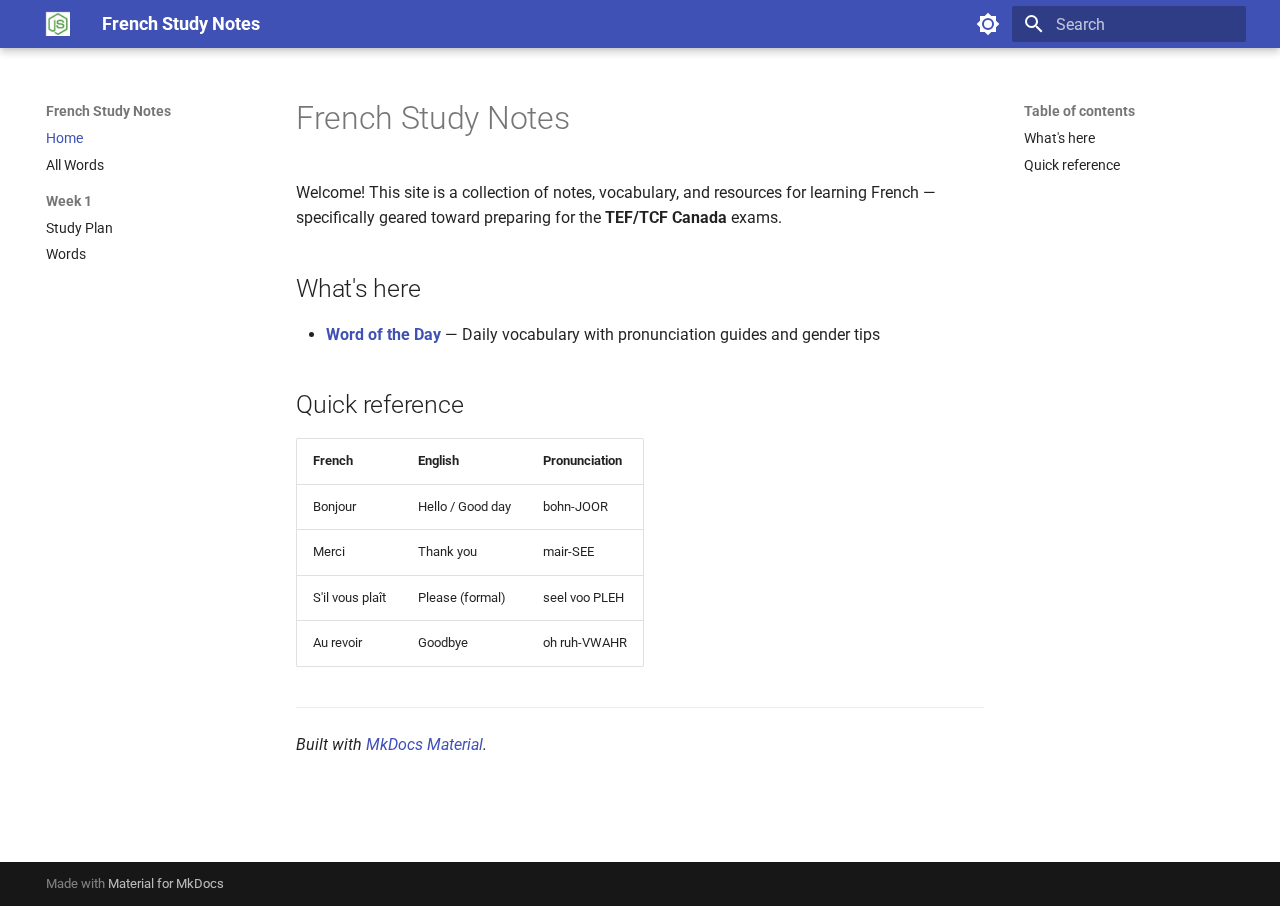
<file: index.html>
<!doctype html>
<html lang="en" class="no-js">
  <head>
    
      <meta charset="utf-8">
      <meta name="viewport" content="width=device-width,initial-scale=1">
      
        <meta name="description" content="Vocabulary, pronunciation, and grammar notes for learning French">
      
      
      
      
      
        <link rel="next" href="word-of-the-day/">
      
      
        
      
      
      <link rel="icon" href="assets/js.png">
      <meta name="generator" content="mkdocs-1.6.1, mkdocs-material-9.7.1">
    
    
      
        <title>French Study Notes</title>
      
    
    
      <link rel="stylesheet" href="assets/stylesheets/main.484c7ddc.min.css">
      
        
        <link rel="stylesheet" href="assets/stylesheets/palette.ab4e12ef.min.css">
      
      


    
    
      
    
    
      
        
        
        <link rel="preconnect" href="https://fonts.gstatic.com" crossorigin>
        <link rel="stylesheet" href="https://fonts.googleapis.com/css?family=Roboto:300,300i,400,400i,700,700i%7CRoboto+Mono:400,400i,700,700i&display=fallback">
        <style>:root{--md-text-font:"Roboto";--md-code-font:"Roboto Mono"}</style>
      
    
    
      <link rel="stylesheet" href="stylesheets/extra.css">
    
    <script>__md_scope=new URL(".",location),__md_hash=e=>[...e].reduce(((e,_)=>(e<<5)-e+_.charCodeAt(0)),0),__md_get=(e,_=localStorage,t=__md_scope)=>JSON.parse(_.getItem(t.pathname+"."+e)),__md_set=(e,_,t=localStorage,a=__md_scope)=>{try{t.setItem(a.pathname+"."+e,JSON.stringify(_))}catch(e){}}</script>
    
      

    
    
  </head>
  
  
    
    
      
    
    
    
    
    <body dir="ltr" data-md-color-scheme="default" data-md-color-primary="indigo" data-md-color-accent="blue">
  
    
    <input class="md-toggle" data-md-toggle="drawer" type="checkbox" id="__drawer" autocomplete="off">
    <input class="md-toggle" data-md-toggle="search" type="checkbox" id="__search" autocomplete="off">
    <label class="md-overlay" for="__drawer"></label>
    <div data-md-component="skip">
      
        
        <a href="#french-study-notes" class="md-skip">
          Skip to content
        </a>
      
    </div>
    <div data-md-component="announce">
      
    </div>
    
    
      

  

<header class="md-header md-header--shadow" data-md-component="header">
  <nav class="md-header__inner md-grid" aria-label="Header">
    <a href="." title="French Study Notes" class="md-header__button md-logo" aria-label="French Study Notes" data-md-component="logo">
      
  <img src="assets/js.png" alt="logo">

    </a>
    <label class="md-header__button md-icon" for="__drawer">
      
      <svg xmlns="http://www.w3.org/2000/svg" viewBox="0 0 24 24"><path d="M3 6h18v2H3zm0 5h18v2H3zm0 5h18v2H3z"/></svg>
    </label>
    <div class="md-header__title" data-md-component="header-title">
      <div class="md-header__ellipsis">
        <div class="md-header__topic">
          <span class="md-ellipsis">
            French Study Notes
          </span>
        </div>
        <div class="md-header__topic" data-md-component="header-topic">
          <span class="md-ellipsis">
            
              Home
            
          </span>
        </div>
      </div>
    </div>
    
      
        <form class="md-header__option" data-md-component="palette">
  
    
    
    
    <input class="md-option" data-md-color-media="" data-md-color-scheme="default" data-md-color-primary="indigo" data-md-color-accent="blue"  aria-label="Switch to dark mode"  type="radio" name="__palette" id="__palette_0">
    
      <label class="md-header__button md-icon" title="Switch to dark mode" for="__palette_1" hidden>
        <svg xmlns="http://www.w3.org/2000/svg" viewBox="0 0 24 24"><path d="M12 8a4 4 0 0 0-4 4 4 4 0 0 0 4 4 4 4 0 0 0 4-4 4 4 0 0 0-4-4m0 10a6 6 0 0 1-6-6 6 6 0 0 1 6-6 6 6 0 0 1 6 6 6 6 0 0 1-6 6m8-9.31V4h-4.69L12 .69 8.69 4H4v4.69L.69 12 4 15.31V20h4.69L12 23.31 15.31 20H20v-4.69L23.31 12z"/></svg>
      </label>
    
  
    
    
    
    <input class="md-option" data-md-color-media="" data-md-color-scheme="slate" data-md-color-primary="indigo" data-md-color-accent="blue"  aria-label="Switch to light mode"  type="radio" name="__palette" id="__palette_1">
    
      <label class="md-header__button md-icon" title="Switch to light mode" for="__palette_0" hidden>
        <svg xmlns="http://www.w3.org/2000/svg" viewBox="0 0 24 24"><path d="M12 18c-.89 0-1.74-.2-2.5-.55C11.56 16.5 13 14.42 13 12s-1.44-4.5-3.5-5.45C10.26 6.2 11.11 6 12 6a6 6 0 0 1 6 6 6 6 0 0 1-6 6m8-9.31V4h-4.69L12 .69 8.69 4H4v4.69L.69 12 4 15.31V20h4.69L12 23.31 15.31 20H20v-4.69L23.31 12z"/></svg>
      </label>
    
  
</form>
      
    
    
      <script>var palette=__md_get("__palette");if(palette&&palette.color){if("(prefers-color-scheme)"===palette.color.media){var media=matchMedia("(prefers-color-scheme: light)"),input=document.querySelector(media.matches?"[data-md-color-media='(prefers-color-scheme: light)']":"[data-md-color-media='(prefers-color-scheme: dark)']");palette.color.media=input.getAttribute("data-md-color-media"),palette.color.scheme=input.getAttribute("data-md-color-scheme"),palette.color.primary=input.getAttribute("data-md-color-primary"),palette.color.accent=input.getAttribute("data-md-color-accent")}for(var[key,value]of Object.entries(palette.color))document.body.setAttribute("data-md-color-"+key,value)}</script>
    
    
    
      
      
        <label class="md-header__button md-icon" for="__search">
          
          <svg xmlns="http://www.w3.org/2000/svg" viewBox="0 0 24 24"><path d="M9.5 3A6.5 6.5 0 0 1 16 9.5c0 1.61-.59 3.09-1.56 4.23l.27.27h.79l5 5-1.5 1.5-5-5v-.79l-.27-.27A6.52 6.52 0 0 1 9.5 16 6.5 6.5 0 0 1 3 9.5 6.5 6.5 0 0 1 9.5 3m0 2C7 5 5 7 5 9.5S7 14 9.5 14 14 12 14 9.5 12 5 9.5 5"/></svg>
        </label>
        <div class="md-search" data-md-component="search" role="dialog">
  <label class="md-search__overlay" for="__search"></label>
  <div class="md-search__inner" role="search">
    <form class="md-search__form" name="search">
      <input type="text" class="md-search__input" name="query" aria-label="Search" placeholder="Search" autocapitalize="off" autocorrect="off" autocomplete="off" spellcheck="false" data-md-component="search-query" required>
      <label class="md-search__icon md-icon" for="__search">
        
        <svg xmlns="http://www.w3.org/2000/svg" viewBox="0 0 24 24"><path d="M9.5 3A6.5 6.5 0 0 1 16 9.5c0 1.61-.59 3.09-1.56 4.23l.27.27h.79l5 5-1.5 1.5-5-5v-.79l-.27-.27A6.52 6.52 0 0 1 9.5 16 6.5 6.5 0 0 1 3 9.5 6.5 6.5 0 0 1 9.5 3m0 2C7 5 5 7 5 9.5S7 14 9.5 14 14 12 14 9.5 12 5 9.5 5"/></svg>
        
        <svg xmlns="http://www.w3.org/2000/svg" viewBox="0 0 24 24"><path d="M20 11v2H8l5.5 5.5-1.42 1.42L4.16 12l7.92-7.92L13.5 5.5 8 11z"/></svg>
      </label>
      <nav class="md-search__options" aria-label="Search">
        
        <button type="reset" class="md-search__icon md-icon" title="Clear" aria-label="Clear" tabindex="-1">
          
          <svg xmlns="http://www.w3.org/2000/svg" viewBox="0 0 24 24"><path d="M19 6.41 17.59 5 12 10.59 6.41 5 5 6.41 10.59 12 5 17.59 6.41 19 12 13.41 17.59 19 19 17.59 13.41 12z"/></svg>
        </button>
      </nav>
      
    </form>
    <div class="md-search__output">
      <div class="md-search__scrollwrap" tabindex="0" data-md-scrollfix>
        <div class="md-search-result" data-md-component="search-result">
          <div class="md-search-result__meta">
            Initializing search
          </div>
          <ol class="md-search-result__list" role="presentation"></ol>
        </div>
      </div>
    </div>
  </div>
</div>
      
    
    
  </nav>
  
</header>
    
    <div class="md-container" data-md-component="container">
      
      
        
          
        
      
      <main class="md-main" data-md-component="main">
        <div class="md-main__inner md-grid">
          
            
              
              <div class="md-sidebar md-sidebar--primary" data-md-component="sidebar" data-md-type="navigation" >
                <div class="md-sidebar__scrollwrap">
                  <div class="md-sidebar__inner">
                    



<nav class="md-nav md-nav--primary" aria-label="Navigation" data-md-level="0">
  <label class="md-nav__title" for="__drawer">
    <a href="." title="French Study Notes" class="md-nav__button md-logo" aria-label="French Study Notes" data-md-component="logo">
      
  <img src="assets/js.png" alt="logo">

    </a>
    French Study Notes
  </label>
  
  <ul class="md-nav__list" data-md-scrollfix>
    
      
      
  
  
    
  
  
  
    <li class="md-nav__item md-nav__item--active">
      
      <input class="md-nav__toggle md-toggle" type="checkbox" id="__toc">
      
      
        
      
      
        <label class="md-nav__link md-nav__link--active" for="__toc">
          
  
  
  <span class="md-ellipsis">
    
  
    Home
  

    
  </span>
  
  

          <span class="md-nav__icon md-icon"></span>
        </label>
      
      <a href="." class="md-nav__link md-nav__link--active">
        
  
  
  <span class="md-ellipsis">
    
  
    Home
  

    
  </span>
  
  

      </a>
      
        

<nav class="md-nav md-nav--secondary" aria-label="Table of contents">
  
  
  
    
  
  
    <label class="md-nav__title" for="__toc">
      <span class="md-nav__icon md-icon"></span>
      Table of contents
    </label>
    <ul class="md-nav__list" data-md-component="toc" data-md-scrollfix>
      
        <li class="md-nav__item">
  <a href="#whats-here" class="md-nav__link">
    <span class="md-ellipsis">
      
        What's here
      
    </span>
  </a>
  
</li>
      
        <li class="md-nav__item">
  <a href="#quick-reference" class="md-nav__link">
    <span class="md-ellipsis">
      
        Quick reference
      
    </span>
  </a>
  
</li>
      
    </ul>
  
</nav>
      
    </li>
  

    
      
      
  
  
  
  
    <li class="md-nav__item">
      <a href="word-of-the-day/" class="md-nav__link">
        
  
  
  <span class="md-ellipsis">
    
  
    All Words
  

    
  </span>
  
  

      </a>
    </li>
  

    
      
      
  
  
  
  
    
    
    
    
      
        
        
      
    
    
    <li class="md-nav__item md-nav__item--section md-nav__item--nested">
      
        
        
        <input class="md-nav__toggle md-toggle " type="checkbox" id="__nav_3" >
        
          
          <label class="md-nav__link" for="__nav_3" id="__nav_3_label" tabindex="">
            
  
  
  <span class="md-ellipsis">
    
  
    Week 1
  

    
  </span>
  
  

            <span class="md-nav__icon md-icon"></span>
          </label>
        
        <nav class="md-nav" data-md-level="1" aria-labelledby="__nav_3_label" aria-expanded="false">
          <label class="md-nav__title" for="__nav_3">
            <span class="md-nav__icon md-icon"></span>
            
  
    Week 1
  

          </label>
          <ul class="md-nav__list" data-md-scrollfix>
            
              
                
  
  
  
  
    <li class="md-nav__item">
      <a href="week1/" class="md-nav__link">
        
  
  
  <span class="md-ellipsis">
    
  
    Study Plan
  

    
  </span>
  
  

      </a>
    </li>
  

              
            
              
                
  
  
  
  
    <li class="md-nav__item">
      <a href="week1-words/" class="md-nav__link">
        
  
  
  <span class="md-ellipsis">
    
  
    Words
  

    
  </span>
  
  

      </a>
    </li>
  

              
            
          </ul>
        </nav>
      
    </li>
  

    
  </ul>
</nav>
                  </div>
                </div>
              </div>
            
            
              
              <div class="md-sidebar md-sidebar--secondary" data-md-component="sidebar" data-md-type="toc" >
                <div class="md-sidebar__scrollwrap">
                  <div class="md-sidebar__inner">
                    

<nav class="md-nav md-nav--secondary" aria-label="Table of contents">
  
  
  
    
  
  
    <label class="md-nav__title" for="__toc">
      <span class="md-nav__icon md-icon"></span>
      Table of contents
    </label>
    <ul class="md-nav__list" data-md-component="toc" data-md-scrollfix>
      
        <li class="md-nav__item">
  <a href="#whats-here" class="md-nav__link">
    <span class="md-ellipsis">
      
        What's here
      
    </span>
  </a>
  
</li>
      
        <li class="md-nav__item">
  <a href="#quick-reference" class="md-nav__link">
    <span class="md-ellipsis">
      
        Quick reference
      
    </span>
  </a>
  
</li>
      
    </ul>
  
</nav>
                  </div>
                </div>
              </div>
            
          
          
            <div class="md-content" data-md-component="content">
              
              <article class="md-content__inner md-typeset">
                
                  



<h1 id="french-study-notes">French Study Notes</h1>
<p>Welcome! This site is a collection of notes, vocabulary, and resources for learning French — specifically geared toward preparing for the <strong>TEF/TCF Canada</strong> exams.</p>
<h2 id="whats-here">What's here</h2>
<ul>
<li><strong><a href="word-of-the-day/">Word of the Day</a></strong> — Daily vocabulary with pronunciation guides and gender tips</li>
</ul>
<h2 id="quick-reference">Quick reference</h2>
<table>
<thead>
<tr>
<th>French</th>
<th>English</th>
<th>Pronunciation</th>
</tr>
</thead>
<tbody>
<tr>
<td>Bonjour</td>
<td>Hello / Good day</td>
<td>bohn-JOOR</td>
</tr>
<tr>
<td>Merci</td>
<td>Thank you</td>
<td>mair-SEE</td>
</tr>
<tr>
<td>S'il vous plaît</td>
<td>Please (formal)</td>
<td>seel voo PLEH</td>
</tr>
<tr>
<td>Au revoir</td>
<td>Goodbye</td>
<td>oh ruh-VWAHR</td>
</tr>
</tbody>
</table>
<hr />
<p><em>Built with <a href="https://squidfunk.github.io/mkdocs-material/">MkDocs Material</a>.</em></p>












                
              </article>
            </div>
          
          
<script>var target=document.getElementById(location.hash.slice(1));target&&target.name&&(target.checked=target.name.startsWith("__tabbed_"))</script>
        </div>
        
          <button type="button" class="md-top md-icon" data-md-component="top" hidden>
  
  <svg xmlns="http://www.w3.org/2000/svg" viewBox="0 0 24 24"><path d="M13 20h-2V8l-5.5 5.5-1.42-1.42L12 4.16l7.92 7.92-1.42 1.42L13 8z"/></svg>
  Back to top
</button>
        
      </main>
      
        <footer class="md-footer">
  
  <div class="md-footer-meta md-typeset">
    <div class="md-footer-meta__inner md-grid">
      <div class="md-copyright">
  
  
    Made with
    <a href="https://squidfunk.github.io/mkdocs-material/" target="_blank" rel="noopener">
      Material for MkDocs
    </a>
  
</div>
      
    </div>
  </div>
</footer>
      
    </div>
    <div class="md-dialog" data-md-component="dialog">
      <div class="md-dialog__inner md-typeset"></div>
    </div>
    
    
    
      
      
      <script id="__config" type="application/json">{"annotate": null, "base": ".", "features": ["navigation.instant", "navigation.top", "navigation.sections", "content.code.copy"], "search": "assets/javascripts/workers/search.2c215733.min.js", "tags": null, "translations": {"clipboard.copied": "Copied to clipboard", "clipboard.copy": "Copy to clipboard", "search.result.more.one": "1 more on this page", "search.result.more.other": "# more on this page", "search.result.none": "No matching documents", "search.result.one": "1 matching document", "search.result.other": "# matching documents", "search.result.placeholder": "Type to start searching", "search.result.term.missing": "Missing", "select.version": "Select version"}, "version": null}</script>
    
    
      <script src="assets/javascripts/bundle.79ae519e.min.js"></script>
      
    
  </body>
</html>
</file>
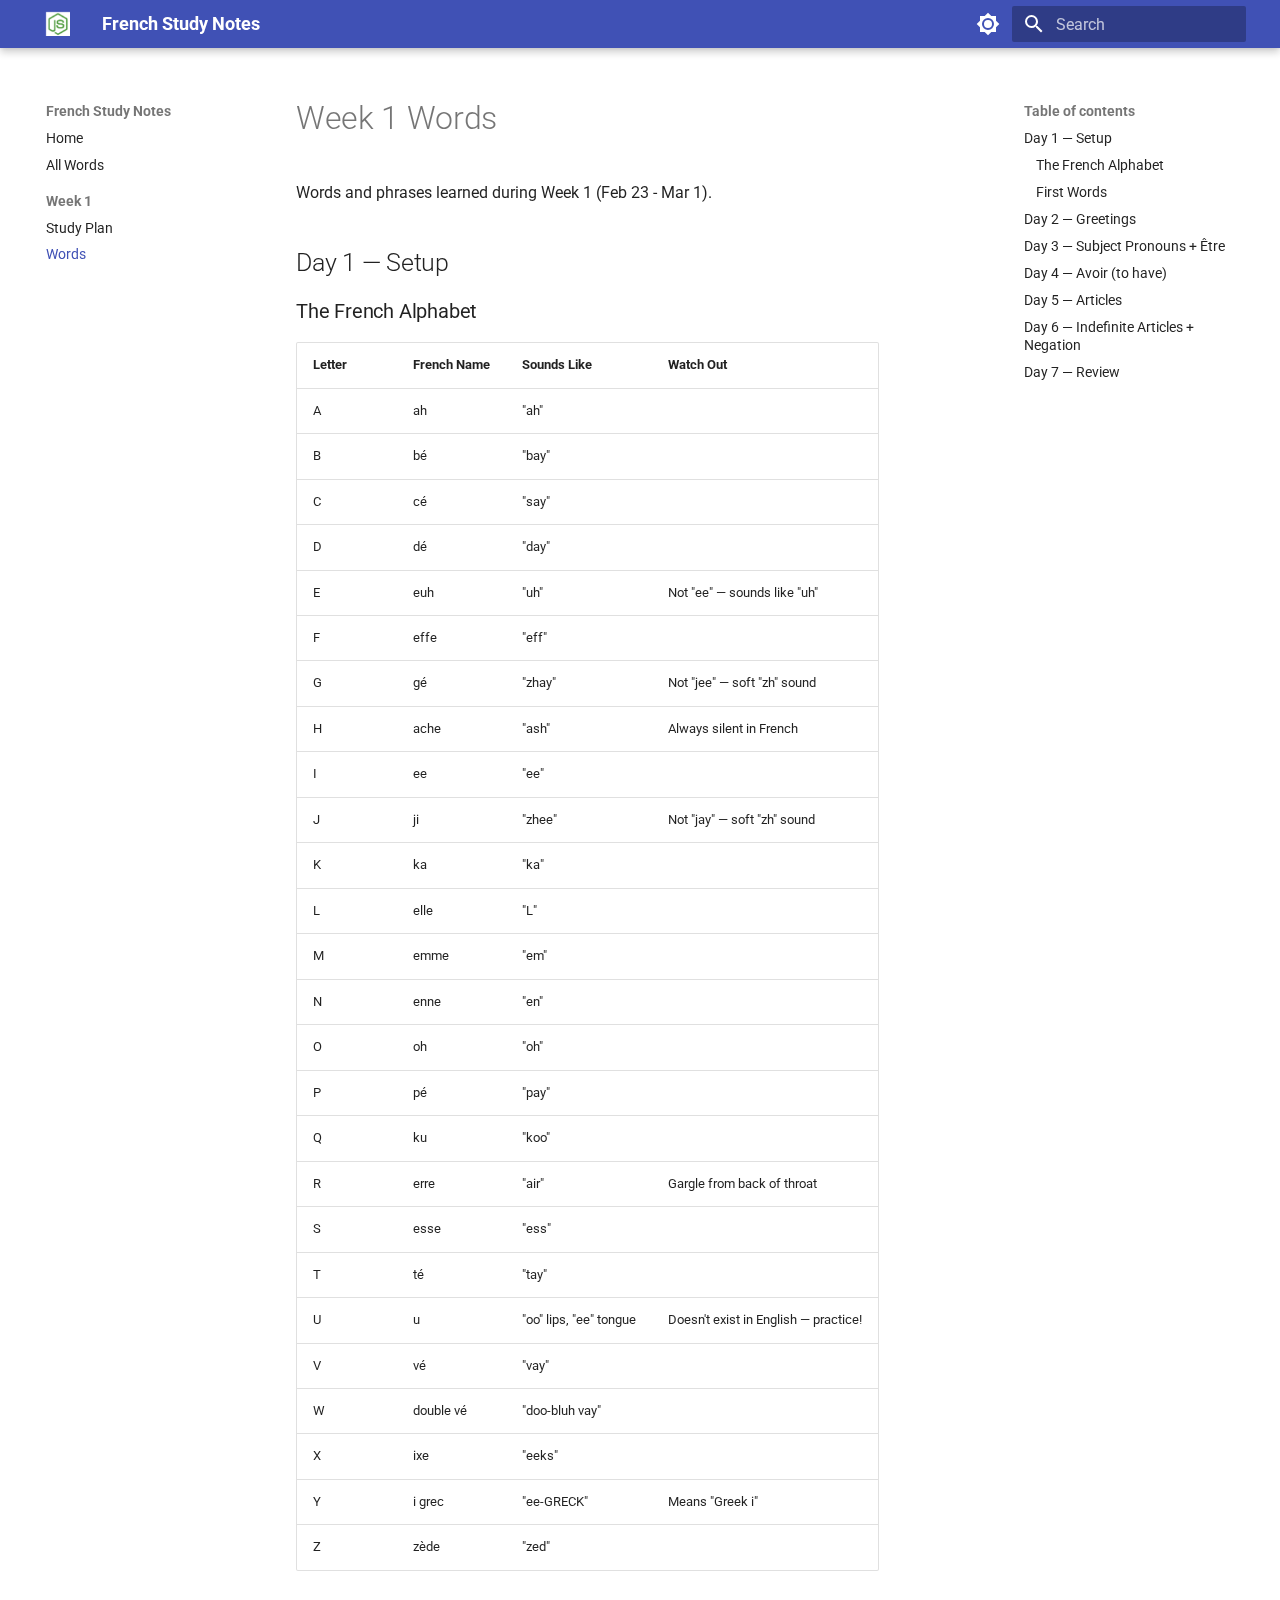
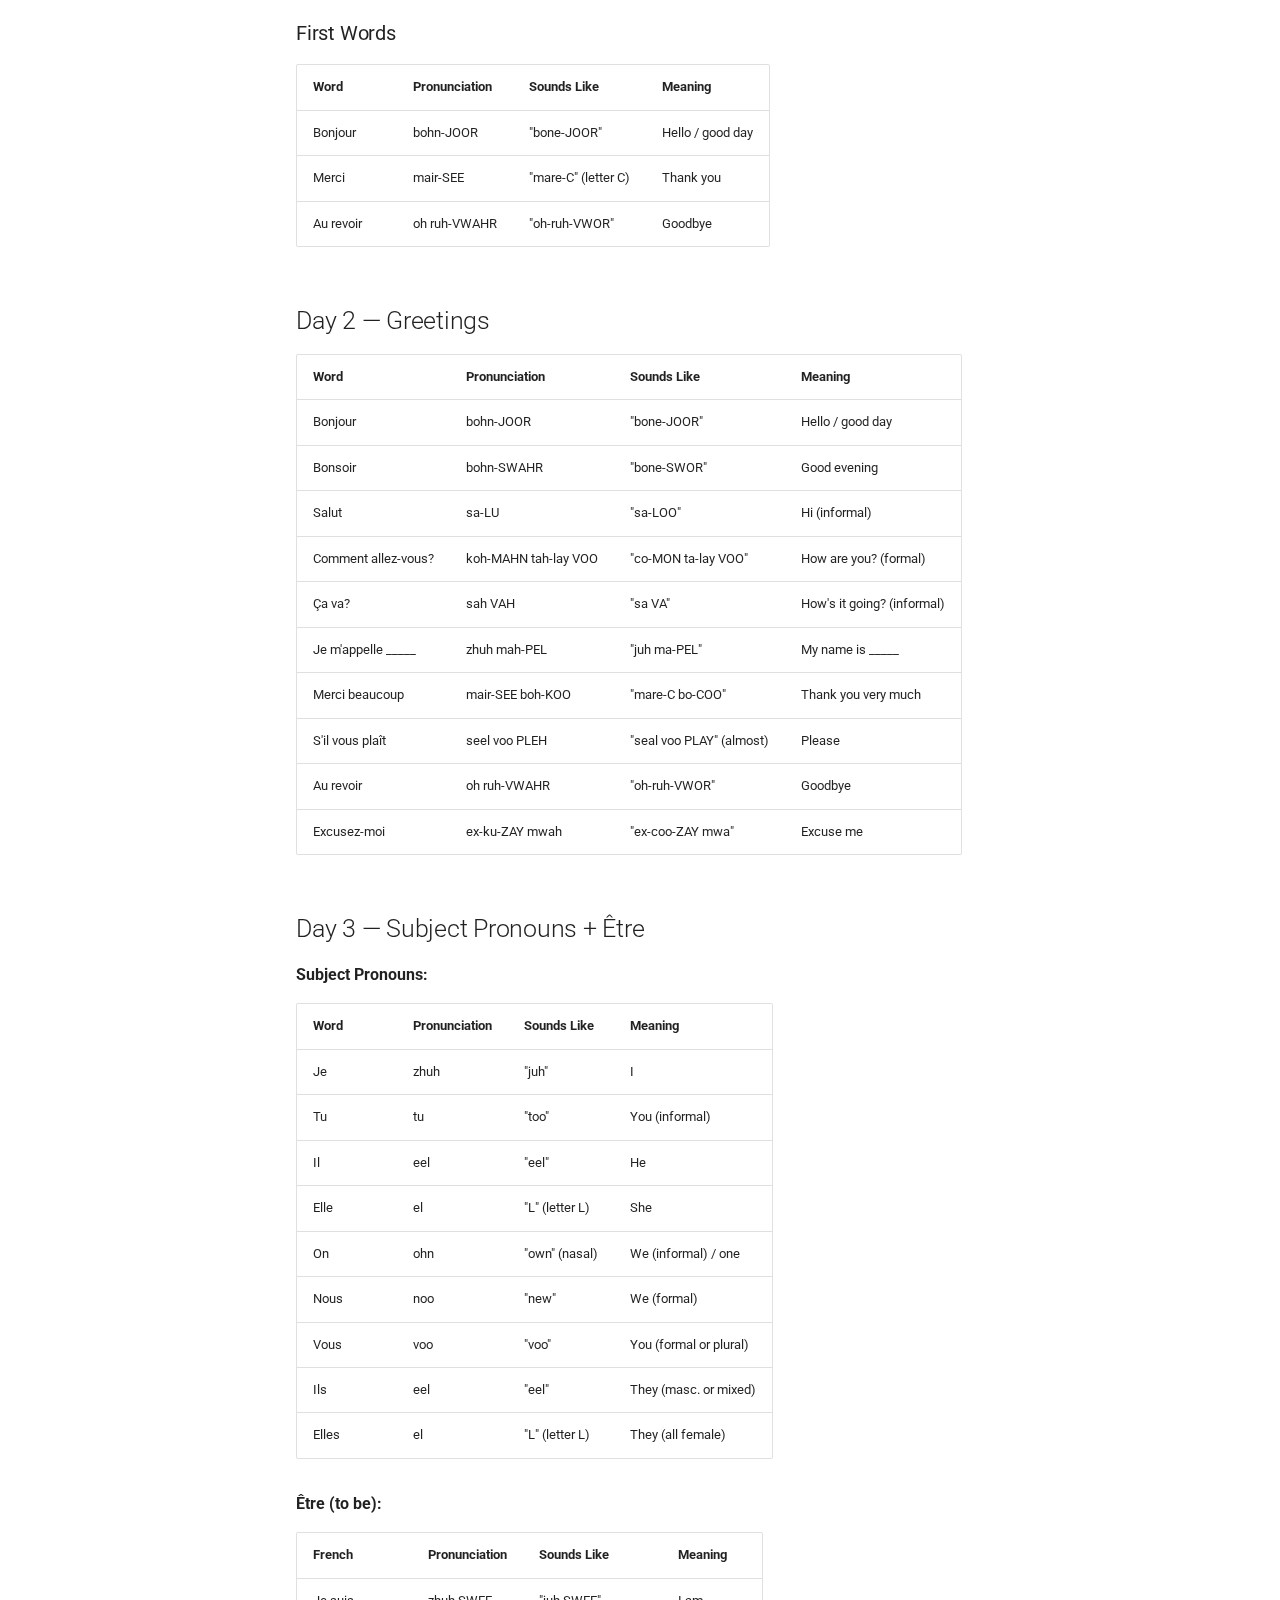
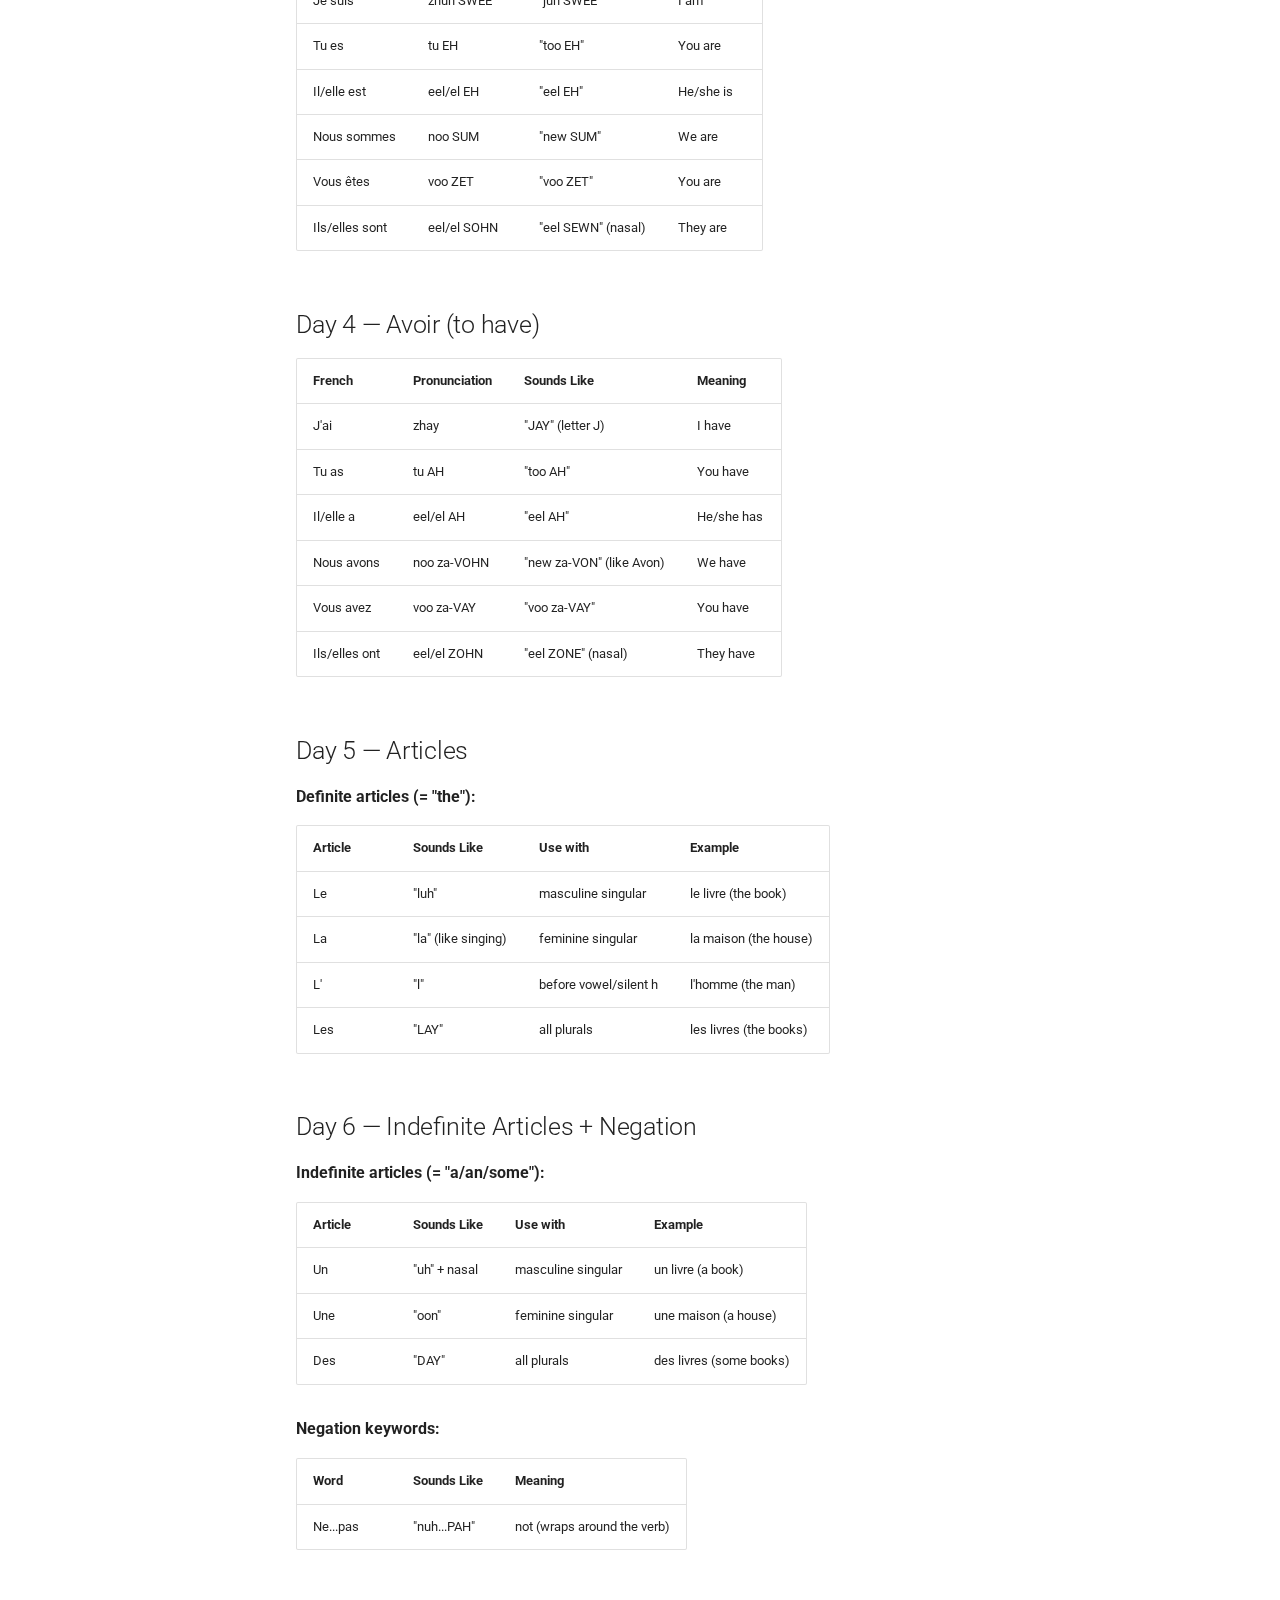
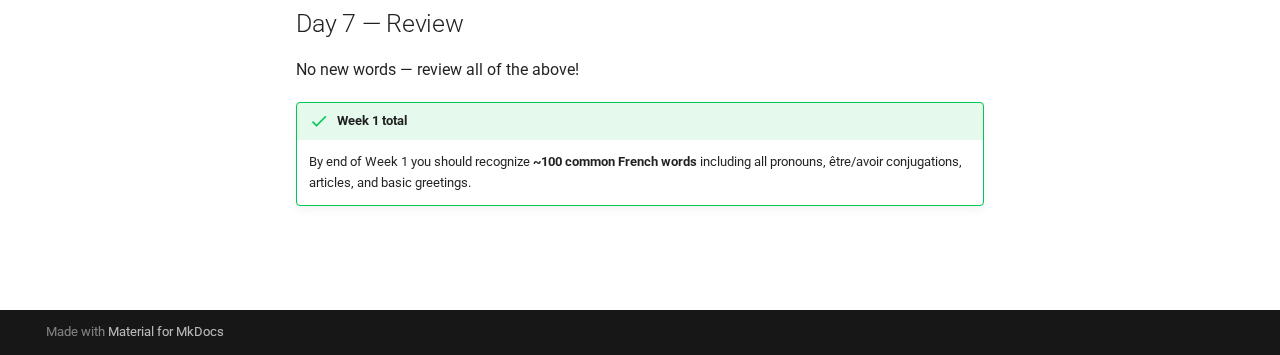
<file: week1-words/index.html>
<!doctype html>
<html lang="en" class="no-js">
  <head>
    
      <meta charset="utf-8">
      <meta name="viewport" content="width=device-width,initial-scale=1">
      
        <meta name="description" content="Vocabulary, pronunciation, and grammar notes for learning French">
      
      
      
      
        <link rel="prev" href="../week1/">
      
      
      
        
      
      
      <link rel="icon" href="../assets/js.png">
      <meta name="generator" content="mkdocs-1.6.1, mkdocs-material-9.7.1">
    
    
      
        <title>Words - French Study Notes</title>
      
    
    
      <link rel="stylesheet" href="../assets/stylesheets/main.484c7ddc.min.css">
      
        
        <link rel="stylesheet" href="../assets/stylesheets/palette.ab4e12ef.min.css">
      
      


    
    
      
    
    
      
        
        
        <link rel="preconnect" href="https://fonts.gstatic.com" crossorigin>
        <link rel="stylesheet" href="https://fonts.googleapis.com/css?family=Roboto:300,300i,400,400i,700,700i%7CRoboto+Mono:400,400i,700,700i&display=fallback">
        <style>:root{--md-text-font:"Roboto";--md-code-font:"Roboto Mono"}</style>
      
    
    
      <link rel="stylesheet" href="../stylesheets/extra.css">
    
    <script>__md_scope=new URL("..",location),__md_hash=e=>[...e].reduce(((e,_)=>(e<<5)-e+_.charCodeAt(0)),0),__md_get=(e,_=localStorage,t=__md_scope)=>JSON.parse(_.getItem(t.pathname+"."+e)),__md_set=(e,_,t=localStorage,a=__md_scope)=>{try{t.setItem(a.pathname+"."+e,JSON.stringify(_))}catch(e){}}</script>
    
      

    
    
  </head>
  
  
    
    
      
    
    
    
    
    <body dir="ltr" data-md-color-scheme="default" data-md-color-primary="indigo" data-md-color-accent="blue">
  
    
    <input class="md-toggle" data-md-toggle="drawer" type="checkbox" id="__drawer" autocomplete="off">
    <input class="md-toggle" data-md-toggle="search" type="checkbox" id="__search" autocomplete="off">
    <label class="md-overlay" for="__drawer"></label>
    <div data-md-component="skip">
      
        
        <a href="#week-1-words" class="md-skip">
          Skip to content
        </a>
      
    </div>
    <div data-md-component="announce">
      
    </div>
    
    
      

  

<header class="md-header md-header--shadow" data-md-component="header">
  <nav class="md-header__inner md-grid" aria-label="Header">
    <a href=".." title="French Study Notes" class="md-header__button md-logo" aria-label="French Study Notes" data-md-component="logo">
      
  <img src="../assets/js.png" alt="logo">

    </a>
    <label class="md-header__button md-icon" for="__drawer">
      
      <svg xmlns="http://www.w3.org/2000/svg" viewBox="0 0 24 24"><path d="M3 6h18v2H3zm0 5h18v2H3zm0 5h18v2H3z"/></svg>
    </label>
    <div class="md-header__title" data-md-component="header-title">
      <div class="md-header__ellipsis">
        <div class="md-header__topic">
          <span class="md-ellipsis">
            French Study Notes
          </span>
        </div>
        <div class="md-header__topic" data-md-component="header-topic">
          <span class="md-ellipsis">
            
              Words
            
          </span>
        </div>
      </div>
    </div>
    
      
        <form class="md-header__option" data-md-component="palette">
  
    
    
    
    <input class="md-option" data-md-color-media="" data-md-color-scheme="default" data-md-color-primary="indigo" data-md-color-accent="blue"  aria-label="Switch to dark mode"  type="radio" name="__palette" id="__palette_0">
    
      <label class="md-header__button md-icon" title="Switch to dark mode" for="__palette_1" hidden>
        <svg xmlns="http://www.w3.org/2000/svg" viewBox="0 0 24 24"><path d="M12 8a4 4 0 0 0-4 4 4 4 0 0 0 4 4 4 4 0 0 0 4-4 4 4 0 0 0-4-4m0 10a6 6 0 0 1-6-6 6 6 0 0 1 6-6 6 6 0 0 1 6 6 6 6 0 0 1-6 6m8-9.31V4h-4.69L12 .69 8.69 4H4v4.69L.69 12 4 15.31V20h4.69L12 23.31 15.31 20H20v-4.69L23.31 12z"/></svg>
      </label>
    
  
    
    
    
    <input class="md-option" data-md-color-media="" data-md-color-scheme="slate" data-md-color-primary="indigo" data-md-color-accent="blue"  aria-label="Switch to light mode"  type="radio" name="__palette" id="__palette_1">
    
      <label class="md-header__button md-icon" title="Switch to light mode" for="__palette_0" hidden>
        <svg xmlns="http://www.w3.org/2000/svg" viewBox="0 0 24 24"><path d="M12 18c-.89 0-1.74-.2-2.5-.55C11.56 16.5 13 14.42 13 12s-1.44-4.5-3.5-5.45C10.26 6.2 11.11 6 12 6a6 6 0 0 1 6 6 6 6 0 0 1-6 6m8-9.31V4h-4.69L12 .69 8.69 4H4v4.69L.69 12 4 15.31V20h4.69L12 23.31 15.31 20H20v-4.69L23.31 12z"/></svg>
      </label>
    
  
</form>
      
    
    
      <script>var palette=__md_get("__palette");if(palette&&palette.color){if("(prefers-color-scheme)"===palette.color.media){var media=matchMedia("(prefers-color-scheme: light)"),input=document.querySelector(media.matches?"[data-md-color-media='(prefers-color-scheme: light)']":"[data-md-color-media='(prefers-color-scheme: dark)']");palette.color.media=input.getAttribute("data-md-color-media"),palette.color.scheme=input.getAttribute("data-md-color-scheme"),palette.color.primary=input.getAttribute("data-md-color-primary"),palette.color.accent=input.getAttribute("data-md-color-accent")}for(var[key,value]of Object.entries(palette.color))document.body.setAttribute("data-md-color-"+key,value)}</script>
    
    
    
      
      
        <label class="md-header__button md-icon" for="__search">
          
          <svg xmlns="http://www.w3.org/2000/svg" viewBox="0 0 24 24"><path d="M9.5 3A6.5 6.5 0 0 1 16 9.5c0 1.61-.59 3.09-1.56 4.23l.27.27h.79l5 5-1.5 1.5-5-5v-.79l-.27-.27A6.52 6.52 0 0 1 9.5 16 6.5 6.5 0 0 1 3 9.5 6.5 6.5 0 0 1 9.5 3m0 2C7 5 5 7 5 9.5S7 14 9.5 14 14 12 14 9.5 12 5 9.5 5"/></svg>
        </label>
        <div class="md-search" data-md-component="search" role="dialog">
  <label class="md-search__overlay" for="__search"></label>
  <div class="md-search__inner" role="search">
    <form class="md-search__form" name="search">
      <input type="text" class="md-search__input" name="query" aria-label="Search" placeholder="Search" autocapitalize="off" autocorrect="off" autocomplete="off" spellcheck="false" data-md-component="search-query" required>
      <label class="md-search__icon md-icon" for="__search">
        
        <svg xmlns="http://www.w3.org/2000/svg" viewBox="0 0 24 24"><path d="M9.5 3A6.5 6.5 0 0 1 16 9.5c0 1.61-.59 3.09-1.56 4.23l.27.27h.79l5 5-1.5 1.5-5-5v-.79l-.27-.27A6.52 6.52 0 0 1 9.5 16 6.5 6.5 0 0 1 3 9.5 6.5 6.5 0 0 1 9.5 3m0 2C7 5 5 7 5 9.5S7 14 9.5 14 14 12 14 9.5 12 5 9.5 5"/></svg>
        
        <svg xmlns="http://www.w3.org/2000/svg" viewBox="0 0 24 24"><path d="M20 11v2H8l5.5 5.5-1.42 1.42L4.16 12l7.92-7.92L13.5 5.5 8 11z"/></svg>
      </label>
      <nav class="md-search__options" aria-label="Search">
        
        <button type="reset" class="md-search__icon md-icon" title="Clear" aria-label="Clear" tabindex="-1">
          
          <svg xmlns="http://www.w3.org/2000/svg" viewBox="0 0 24 24"><path d="M19 6.41 17.59 5 12 10.59 6.41 5 5 6.41 10.59 12 5 17.59 6.41 19 12 13.41 17.59 19 19 17.59 13.41 12z"/></svg>
        </button>
      </nav>
      
    </form>
    <div class="md-search__output">
      <div class="md-search__scrollwrap" tabindex="0" data-md-scrollfix>
        <div class="md-search-result" data-md-component="search-result">
          <div class="md-search-result__meta">
            Initializing search
          </div>
          <ol class="md-search-result__list" role="presentation"></ol>
        </div>
      </div>
    </div>
  </div>
</div>
      
    
    
  </nav>
  
</header>
    
    <div class="md-container" data-md-component="container">
      
      
        
          
        
      
      <main class="md-main" data-md-component="main">
        <div class="md-main__inner md-grid">
          
            
              
              <div class="md-sidebar md-sidebar--primary" data-md-component="sidebar" data-md-type="navigation" >
                <div class="md-sidebar__scrollwrap">
                  <div class="md-sidebar__inner">
                    



<nav class="md-nav md-nav--primary" aria-label="Navigation" data-md-level="0">
  <label class="md-nav__title" for="__drawer">
    <a href=".." title="French Study Notes" class="md-nav__button md-logo" aria-label="French Study Notes" data-md-component="logo">
      
  <img src="../assets/js.png" alt="logo">

    </a>
    French Study Notes
  </label>
  
  <ul class="md-nav__list" data-md-scrollfix>
    
      
      
  
  
  
  
    <li class="md-nav__item">
      <a href=".." class="md-nav__link">
        
  
  
  <span class="md-ellipsis">
    
  
    Home
  

    
  </span>
  
  

      </a>
    </li>
  

    
      
      
  
  
  
  
    <li class="md-nav__item">
      <a href="../word-of-the-day/" class="md-nav__link">
        
  
  
  <span class="md-ellipsis">
    
  
    All Words
  

    
  </span>
  
  

      </a>
    </li>
  

    
      
      
  
  
    
  
  
  
    
    
    
    
      
        
        
      
    
    
    <li class="md-nav__item md-nav__item--active md-nav__item--section md-nav__item--nested">
      
        
        
        <input class="md-nav__toggle md-toggle " type="checkbox" id="__nav_3" checked>
        
          
          <label class="md-nav__link" for="__nav_3" id="__nav_3_label" tabindex="">
            
  
  
  <span class="md-ellipsis">
    
  
    Week 1
  

    
  </span>
  
  

            <span class="md-nav__icon md-icon"></span>
          </label>
        
        <nav class="md-nav" data-md-level="1" aria-labelledby="__nav_3_label" aria-expanded="true">
          <label class="md-nav__title" for="__nav_3">
            <span class="md-nav__icon md-icon"></span>
            
  
    Week 1
  

          </label>
          <ul class="md-nav__list" data-md-scrollfix>
            
              
                
  
  
  
  
    <li class="md-nav__item">
      <a href="../week1/" class="md-nav__link">
        
  
  
  <span class="md-ellipsis">
    
  
    Study Plan
  

    
  </span>
  
  

      </a>
    </li>
  

              
            
              
                
  
  
    
  
  
  
    <li class="md-nav__item md-nav__item--active">
      
      <input class="md-nav__toggle md-toggle" type="checkbox" id="__toc">
      
      
        
      
      
        <label class="md-nav__link md-nav__link--active" for="__toc">
          
  
  
  <span class="md-ellipsis">
    
  
    Words
  

    
  </span>
  
  

          <span class="md-nav__icon md-icon"></span>
        </label>
      
      <a href="./" class="md-nav__link md-nav__link--active">
        
  
  
  <span class="md-ellipsis">
    
  
    Words
  

    
  </span>
  
  

      </a>
      
        

<nav class="md-nav md-nav--secondary" aria-label="Table of contents">
  
  
  
    
  
  
    <label class="md-nav__title" for="__toc">
      <span class="md-nav__icon md-icon"></span>
      Table of contents
    </label>
    <ul class="md-nav__list" data-md-component="toc" data-md-scrollfix>
      
        <li class="md-nav__item">
  <a href="#day-1-setup" class="md-nav__link">
    <span class="md-ellipsis">
      
        Day 1 — Setup
      
    </span>
  </a>
  
    <nav class="md-nav" aria-label="Day 1 — Setup">
      <ul class="md-nav__list">
        
          <li class="md-nav__item">
  <a href="#the-french-alphabet" class="md-nav__link">
    <span class="md-ellipsis">
      
        The French Alphabet
      
    </span>
  </a>
  
</li>
        
          <li class="md-nav__item">
  <a href="#first-words" class="md-nav__link">
    <span class="md-ellipsis">
      
        First Words
      
    </span>
  </a>
  
</li>
        
      </ul>
    </nav>
  
</li>
      
        <li class="md-nav__item">
  <a href="#day-2-greetings" class="md-nav__link">
    <span class="md-ellipsis">
      
        Day 2 — Greetings
      
    </span>
  </a>
  
</li>
      
        <li class="md-nav__item">
  <a href="#day-3-subject-pronouns-etre" class="md-nav__link">
    <span class="md-ellipsis">
      
        Day 3 — Subject Pronouns + Être
      
    </span>
  </a>
  
</li>
      
        <li class="md-nav__item">
  <a href="#day-4-avoir-to-have" class="md-nav__link">
    <span class="md-ellipsis">
      
        Day 4 — Avoir (to have)
      
    </span>
  </a>
  
</li>
      
        <li class="md-nav__item">
  <a href="#day-5-articles" class="md-nav__link">
    <span class="md-ellipsis">
      
        Day 5 — Articles
      
    </span>
  </a>
  
</li>
      
        <li class="md-nav__item">
  <a href="#day-6-indefinite-articles-negation" class="md-nav__link">
    <span class="md-ellipsis">
      
        Day 6 — Indefinite Articles + Negation
      
    </span>
  </a>
  
</li>
      
        <li class="md-nav__item">
  <a href="#day-7-review" class="md-nav__link">
    <span class="md-ellipsis">
      
        Day 7 — Review
      
    </span>
  </a>
  
</li>
      
    </ul>
  
</nav>
      
    </li>
  

              
            
          </ul>
        </nav>
      
    </li>
  

    
  </ul>
</nav>
                  </div>
                </div>
              </div>
            
            
              
              <div class="md-sidebar md-sidebar--secondary" data-md-component="sidebar" data-md-type="toc" >
                <div class="md-sidebar__scrollwrap">
                  <div class="md-sidebar__inner">
                    

<nav class="md-nav md-nav--secondary" aria-label="Table of contents">
  
  
  
    
  
  
    <label class="md-nav__title" for="__toc">
      <span class="md-nav__icon md-icon"></span>
      Table of contents
    </label>
    <ul class="md-nav__list" data-md-component="toc" data-md-scrollfix>
      
        <li class="md-nav__item">
  <a href="#day-1-setup" class="md-nav__link">
    <span class="md-ellipsis">
      
        Day 1 — Setup
      
    </span>
  </a>
  
    <nav class="md-nav" aria-label="Day 1 — Setup">
      <ul class="md-nav__list">
        
          <li class="md-nav__item">
  <a href="#the-french-alphabet" class="md-nav__link">
    <span class="md-ellipsis">
      
        The French Alphabet
      
    </span>
  </a>
  
</li>
        
          <li class="md-nav__item">
  <a href="#first-words" class="md-nav__link">
    <span class="md-ellipsis">
      
        First Words
      
    </span>
  </a>
  
</li>
        
      </ul>
    </nav>
  
</li>
      
        <li class="md-nav__item">
  <a href="#day-2-greetings" class="md-nav__link">
    <span class="md-ellipsis">
      
        Day 2 — Greetings
      
    </span>
  </a>
  
</li>
      
        <li class="md-nav__item">
  <a href="#day-3-subject-pronouns-etre" class="md-nav__link">
    <span class="md-ellipsis">
      
        Day 3 — Subject Pronouns + Être
      
    </span>
  </a>
  
</li>
      
        <li class="md-nav__item">
  <a href="#day-4-avoir-to-have" class="md-nav__link">
    <span class="md-ellipsis">
      
        Day 4 — Avoir (to have)
      
    </span>
  </a>
  
</li>
      
        <li class="md-nav__item">
  <a href="#day-5-articles" class="md-nav__link">
    <span class="md-ellipsis">
      
        Day 5 — Articles
      
    </span>
  </a>
  
</li>
      
        <li class="md-nav__item">
  <a href="#day-6-indefinite-articles-negation" class="md-nav__link">
    <span class="md-ellipsis">
      
        Day 6 — Indefinite Articles + Negation
      
    </span>
  </a>
  
</li>
      
        <li class="md-nav__item">
  <a href="#day-7-review" class="md-nav__link">
    <span class="md-ellipsis">
      
        Day 7 — Review
      
    </span>
  </a>
  
</li>
      
    </ul>
  
</nav>
                  </div>
                </div>
              </div>
            
          
          
            <div class="md-content" data-md-component="content">
              
              <article class="md-content__inner md-typeset">
                
                  



<h1 id="week-1-words">Week 1 Words</h1>
<p>Words and phrases learned during Week 1 (Feb 23 - Mar 1).</p>
<h2 id="day-1-setup">Day 1 — Setup</h2>
<h3 id="the-french-alphabet">The French Alphabet</h3>
<table>
<thead>
<tr>
<th>Letter</th>
<th>French Name</th>
<th>Sounds Like</th>
<th>Watch Out</th>
</tr>
</thead>
<tbody>
<tr>
<td>A</td>
<td>ah</td>
<td>"ah"</td>
<td></td>
</tr>
<tr>
<td>B</td>
<td>bé</td>
<td>"bay"</td>
<td></td>
</tr>
<tr>
<td>C</td>
<td>cé</td>
<td>"say"</td>
<td></td>
</tr>
<tr>
<td>D</td>
<td>dé</td>
<td>"day"</td>
<td></td>
</tr>
<tr>
<td>E</td>
<td>euh</td>
<td>"uh"</td>
<td>Not "ee" — sounds like "uh"</td>
</tr>
<tr>
<td>F</td>
<td>effe</td>
<td>"eff"</td>
<td></td>
</tr>
<tr>
<td>G</td>
<td>gé</td>
<td>"zhay"</td>
<td>Not "jee" — soft "zh" sound</td>
</tr>
<tr>
<td>H</td>
<td>ache</td>
<td>"ash"</td>
<td>Always silent in French</td>
</tr>
<tr>
<td>I</td>
<td>ee</td>
<td>"ee"</td>
<td></td>
</tr>
<tr>
<td>J</td>
<td>ji</td>
<td>"zhee"</td>
<td>Not "jay" — soft "zh" sound</td>
</tr>
<tr>
<td>K</td>
<td>ka</td>
<td>"ka"</td>
<td></td>
</tr>
<tr>
<td>L</td>
<td>elle</td>
<td>"L"</td>
<td></td>
</tr>
<tr>
<td>M</td>
<td>emme</td>
<td>"em"</td>
<td></td>
</tr>
<tr>
<td>N</td>
<td>enne</td>
<td>"en"</td>
<td></td>
</tr>
<tr>
<td>O</td>
<td>oh</td>
<td>"oh"</td>
<td></td>
</tr>
<tr>
<td>P</td>
<td>pé</td>
<td>"pay"</td>
<td></td>
</tr>
<tr>
<td>Q</td>
<td>ku</td>
<td>"koo"</td>
<td></td>
</tr>
<tr>
<td>R</td>
<td>erre</td>
<td>"air"</td>
<td>Gargle from back of throat</td>
</tr>
<tr>
<td>S</td>
<td>esse</td>
<td>"ess"</td>
<td></td>
</tr>
<tr>
<td>T</td>
<td>té</td>
<td>"tay"</td>
<td></td>
</tr>
<tr>
<td>U</td>
<td>u</td>
<td>"oo" lips, "ee" tongue</td>
<td>Doesn't exist in English — practice!</td>
</tr>
<tr>
<td>V</td>
<td>vé</td>
<td>"vay"</td>
<td></td>
</tr>
<tr>
<td>W</td>
<td>double vé</td>
<td>"doo-bluh vay"</td>
<td></td>
</tr>
<tr>
<td>X</td>
<td>ixe</td>
<td>"eeks"</td>
<td></td>
</tr>
<tr>
<td>Y</td>
<td>i grec</td>
<td>"ee-GRECK"</td>
<td>Means "Greek i"</td>
</tr>
<tr>
<td>Z</td>
<td>zède</td>
<td>"zed"</td>
<td></td>
</tr>
</tbody>
</table>
<h3 id="first-words">First Words</h3>
<table>
<thead>
<tr>
<th>Word</th>
<th>Pronunciation</th>
<th>Sounds Like</th>
<th>Meaning</th>
</tr>
</thead>
<tbody>
<tr>
<td>Bonjour</td>
<td>bohn-JOOR</td>
<td>"bone-JOOR"</td>
<td>Hello / good day</td>
</tr>
<tr>
<td>Merci</td>
<td>mair-SEE</td>
<td>"mare-C" (letter C)</td>
<td>Thank you</td>
</tr>
<tr>
<td>Au revoir</td>
<td>oh ruh-VWAHR</td>
<td>"oh-ruh-VWOR"</td>
<td>Goodbye</td>
</tr>
</tbody>
</table>
<h2 id="day-2-greetings">Day 2 — Greetings</h2>
<table>
<thead>
<tr>
<th>Word</th>
<th>Pronunciation</th>
<th>Sounds Like</th>
<th>Meaning</th>
</tr>
</thead>
<tbody>
<tr>
<td>Bonjour</td>
<td>bohn-JOOR</td>
<td>"bone-JOOR"</td>
<td>Hello / good day</td>
</tr>
<tr>
<td>Bonsoir</td>
<td>bohn-SWAHR</td>
<td>"bone-SWOR"</td>
<td>Good evening</td>
</tr>
<tr>
<td>Salut</td>
<td>sa-LU</td>
<td>"sa-LOO"</td>
<td>Hi (informal)</td>
</tr>
<tr>
<td>Comment allez-vous?</td>
<td>koh-MAHN tah-lay VOO</td>
<td>"co-MON ta-lay VOO"</td>
<td>How are you? (formal)</td>
</tr>
<tr>
<td>Ça va?</td>
<td>sah VAH</td>
<td>"sa VA"</td>
<td>How's it going? (informal)</td>
</tr>
<tr>
<td>Je m'appelle _____</td>
<td>zhuh mah-PEL</td>
<td>"juh ma-PEL"</td>
<td>My name is _____</td>
</tr>
<tr>
<td>Merci beaucoup</td>
<td>mair-SEE boh-KOO</td>
<td>"mare-C bo-COO"</td>
<td>Thank you very much</td>
</tr>
<tr>
<td>S'il vous plaît</td>
<td>seel voo PLEH</td>
<td>"seal voo PLAY" (almost)</td>
<td>Please</td>
</tr>
<tr>
<td>Au revoir</td>
<td>oh ruh-VWAHR</td>
<td>"oh-ruh-VWOR"</td>
<td>Goodbye</td>
</tr>
<tr>
<td>Excusez-moi</td>
<td>ex-ku-ZAY mwah</td>
<td>"ex-coo-ZAY mwa"</td>
<td>Excuse me</td>
</tr>
</tbody>
</table>
<h2 id="day-3-subject-pronouns-etre">Day 3 — Subject Pronouns + Être</h2>
<p><strong>Subject Pronouns:</strong></p>
<table>
<thead>
<tr>
<th>Word</th>
<th>Pronunciation</th>
<th>Sounds Like</th>
<th>Meaning</th>
</tr>
</thead>
<tbody>
<tr>
<td>Je</td>
<td>zhuh</td>
<td>"juh"</td>
<td>I</td>
</tr>
<tr>
<td>Tu</td>
<td>tu</td>
<td>"too"</td>
<td>You (informal)</td>
</tr>
<tr>
<td>Il</td>
<td>eel</td>
<td>"eel"</td>
<td>He</td>
</tr>
<tr>
<td>Elle</td>
<td>el</td>
<td>"L" (letter L)</td>
<td>She</td>
</tr>
<tr>
<td>On</td>
<td>ohn</td>
<td>"own" (nasal)</td>
<td>We (informal) / one</td>
</tr>
<tr>
<td>Nous</td>
<td>noo</td>
<td>"new"</td>
<td>We (formal)</td>
</tr>
<tr>
<td>Vous</td>
<td>voo</td>
<td>"voo"</td>
<td>You (formal or plural)</td>
</tr>
<tr>
<td>Ils</td>
<td>eel</td>
<td>"eel"</td>
<td>They (masc. or mixed)</td>
</tr>
<tr>
<td>Elles</td>
<td>el</td>
<td>"L" (letter L)</td>
<td>They (all female)</td>
</tr>
</tbody>
</table>
<p><strong>Être (to be):</strong></p>
<table>
<thead>
<tr>
<th>French</th>
<th>Pronunciation</th>
<th>Sounds Like</th>
<th>Meaning</th>
</tr>
</thead>
<tbody>
<tr>
<td>Je suis</td>
<td>zhuh SWEE</td>
<td>"juh SWEE"</td>
<td>I am</td>
</tr>
<tr>
<td>Tu es</td>
<td>tu EH</td>
<td>"too EH"</td>
<td>You are</td>
</tr>
<tr>
<td>Il/elle est</td>
<td>eel/el EH</td>
<td>"eel EH"</td>
<td>He/she is</td>
</tr>
<tr>
<td>Nous sommes</td>
<td>noo SUM</td>
<td>"new SUM"</td>
<td>We are</td>
</tr>
<tr>
<td>Vous êtes</td>
<td>voo ZET</td>
<td>"voo ZET"</td>
<td>You are</td>
</tr>
<tr>
<td>Ils/elles sont</td>
<td>eel/el SOHN</td>
<td>"eel SEWN" (nasal)</td>
<td>They are</td>
</tr>
</tbody>
</table>
<h2 id="day-4-avoir-to-have">Day 4 — Avoir (to have)</h2>
<table>
<thead>
<tr>
<th>French</th>
<th>Pronunciation</th>
<th>Sounds Like</th>
<th>Meaning</th>
</tr>
</thead>
<tbody>
<tr>
<td>J'ai</td>
<td>zhay</td>
<td>"JAY" (letter J)</td>
<td>I have</td>
</tr>
<tr>
<td>Tu as</td>
<td>tu AH</td>
<td>"too AH"</td>
<td>You have</td>
</tr>
<tr>
<td>Il/elle a</td>
<td>eel/el AH</td>
<td>"eel AH"</td>
<td>He/she has</td>
</tr>
<tr>
<td>Nous avons</td>
<td>noo za-VOHN</td>
<td>"new za-VON" (like Avon)</td>
<td>We have</td>
</tr>
<tr>
<td>Vous avez</td>
<td>voo za-VAY</td>
<td>"voo za-VAY"</td>
<td>You have</td>
</tr>
<tr>
<td>Ils/elles ont</td>
<td>eel/el ZOHN</td>
<td>"eel ZONE" (nasal)</td>
<td>They have</td>
</tr>
</tbody>
</table>
<h2 id="day-5-articles">Day 5 — Articles</h2>
<p><strong>Definite articles (= "the"):</strong></p>
<table>
<thead>
<tr>
<th>Article</th>
<th>Sounds Like</th>
<th>Use with</th>
<th>Example</th>
</tr>
</thead>
<tbody>
<tr>
<td>Le</td>
<td>"luh"</td>
<td>masculine singular</td>
<td>le livre (the book)</td>
</tr>
<tr>
<td>La</td>
<td>"la" (like singing)</td>
<td>feminine singular</td>
<td>la maison (the house)</td>
</tr>
<tr>
<td>L'</td>
<td>"l"</td>
<td>before vowel/silent h</td>
<td>l'homme (the man)</td>
</tr>
<tr>
<td>Les</td>
<td>"LAY"</td>
<td>all plurals</td>
<td>les livres (the books)</td>
</tr>
</tbody>
</table>
<h2 id="day-6-indefinite-articles-negation">Day 6 — Indefinite Articles + Negation</h2>
<p><strong>Indefinite articles (= "a/an/some"):</strong></p>
<table>
<thead>
<tr>
<th>Article</th>
<th>Sounds Like</th>
<th>Use with</th>
<th>Example</th>
</tr>
</thead>
<tbody>
<tr>
<td>Un</td>
<td>"uh" + nasal</td>
<td>masculine singular</td>
<td>un livre (a book)</td>
</tr>
<tr>
<td>Une</td>
<td>"oon"</td>
<td>feminine singular</td>
<td>une maison (a house)</td>
</tr>
<tr>
<td>Des</td>
<td>"DAY"</td>
<td>all plurals</td>
<td>des livres (some books)</td>
</tr>
</tbody>
</table>
<p><strong>Negation keywords:</strong></p>
<table>
<thead>
<tr>
<th>Word</th>
<th>Sounds Like</th>
<th>Meaning</th>
</tr>
</thead>
<tbody>
<tr>
<td>Ne...pas</td>
<td>"nuh...PAH"</td>
<td>not (wraps around the verb)</td>
</tr>
</tbody>
</table>
<h2 id="day-7-review">Day 7 — Review</h2>
<p>No new words — review all of the above!</p>
<div class="admonition success">
<p class="admonition-title">Week 1 total</p>
<p>By end of Week 1 you should recognize <strong>~100 common French words</strong> including all pronouns, être/avoir conjugations, articles, and basic greetings.</p>
</div>












                
              </article>
            </div>
          
          
<script>var target=document.getElementById(location.hash.slice(1));target&&target.name&&(target.checked=target.name.startsWith("__tabbed_"))</script>
        </div>
        
          <button type="button" class="md-top md-icon" data-md-component="top" hidden>
  
  <svg xmlns="http://www.w3.org/2000/svg" viewBox="0 0 24 24"><path d="M13 20h-2V8l-5.5 5.5-1.42-1.42L12 4.16l7.92 7.92-1.42 1.42L13 8z"/></svg>
  Back to top
</button>
        
      </main>
      
        <footer class="md-footer">
  
  <div class="md-footer-meta md-typeset">
    <div class="md-footer-meta__inner md-grid">
      <div class="md-copyright">
  
  
    Made with
    <a href="https://squidfunk.github.io/mkdocs-material/" target="_blank" rel="noopener">
      Material for MkDocs
    </a>
  
</div>
      
    </div>
  </div>
</footer>
      
    </div>
    <div class="md-dialog" data-md-component="dialog">
      <div class="md-dialog__inner md-typeset"></div>
    </div>
    
    
    
      
      
      <script id="__config" type="application/json">{"annotate": null, "base": "..", "features": ["navigation.instant", "navigation.top", "navigation.sections", "content.code.copy"], "search": "../assets/javascripts/workers/search.2c215733.min.js", "tags": null, "translations": {"clipboard.copied": "Copied to clipboard", "clipboard.copy": "Copy to clipboard", "search.result.more.one": "1 more on this page", "search.result.more.other": "# more on this page", "search.result.none": "No matching documents", "search.result.one": "1 matching document", "search.result.other": "# matching documents", "search.result.placeholder": "Type to start searching", "search.result.term.missing": "Missing", "select.version": "Select version"}, "version": null}</script>
    
    
      <script src="../assets/javascripts/bundle.79ae519e.min.js"></script>
      
    
  </body>
</html>
</file>
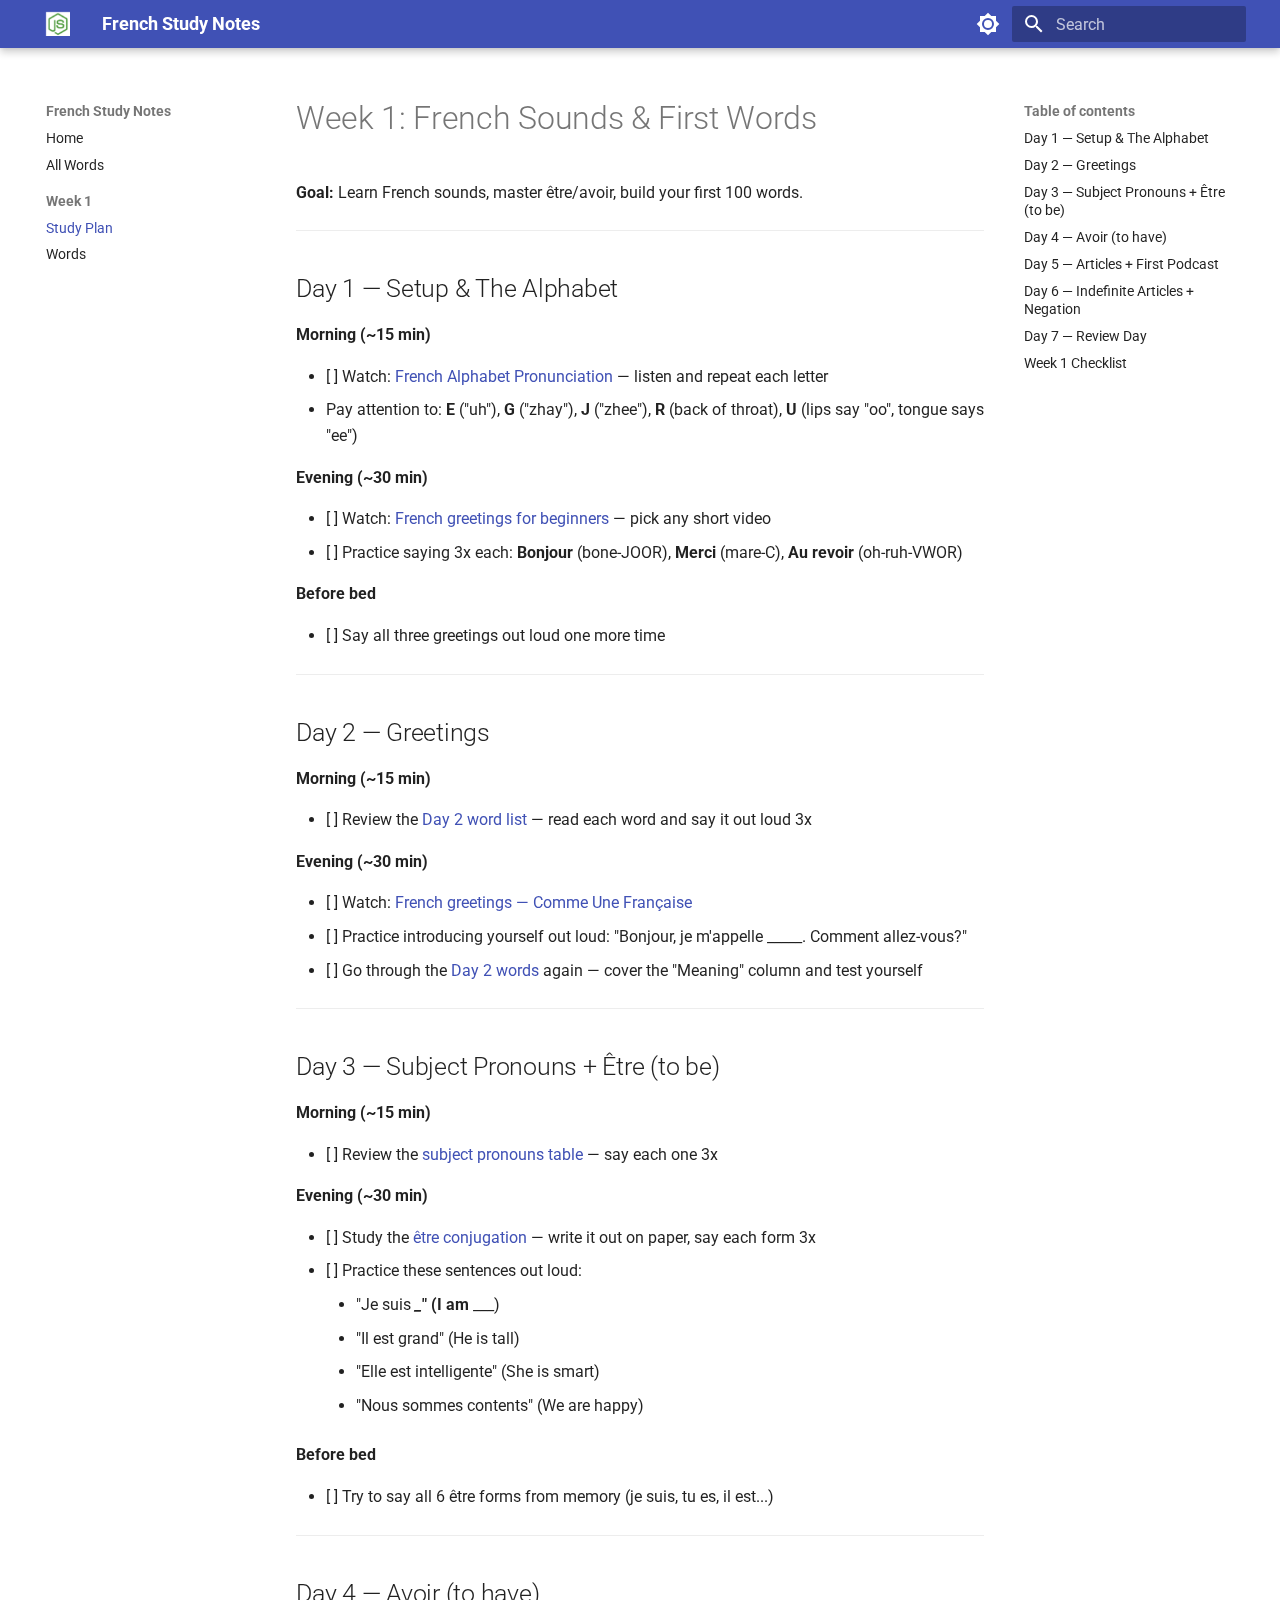
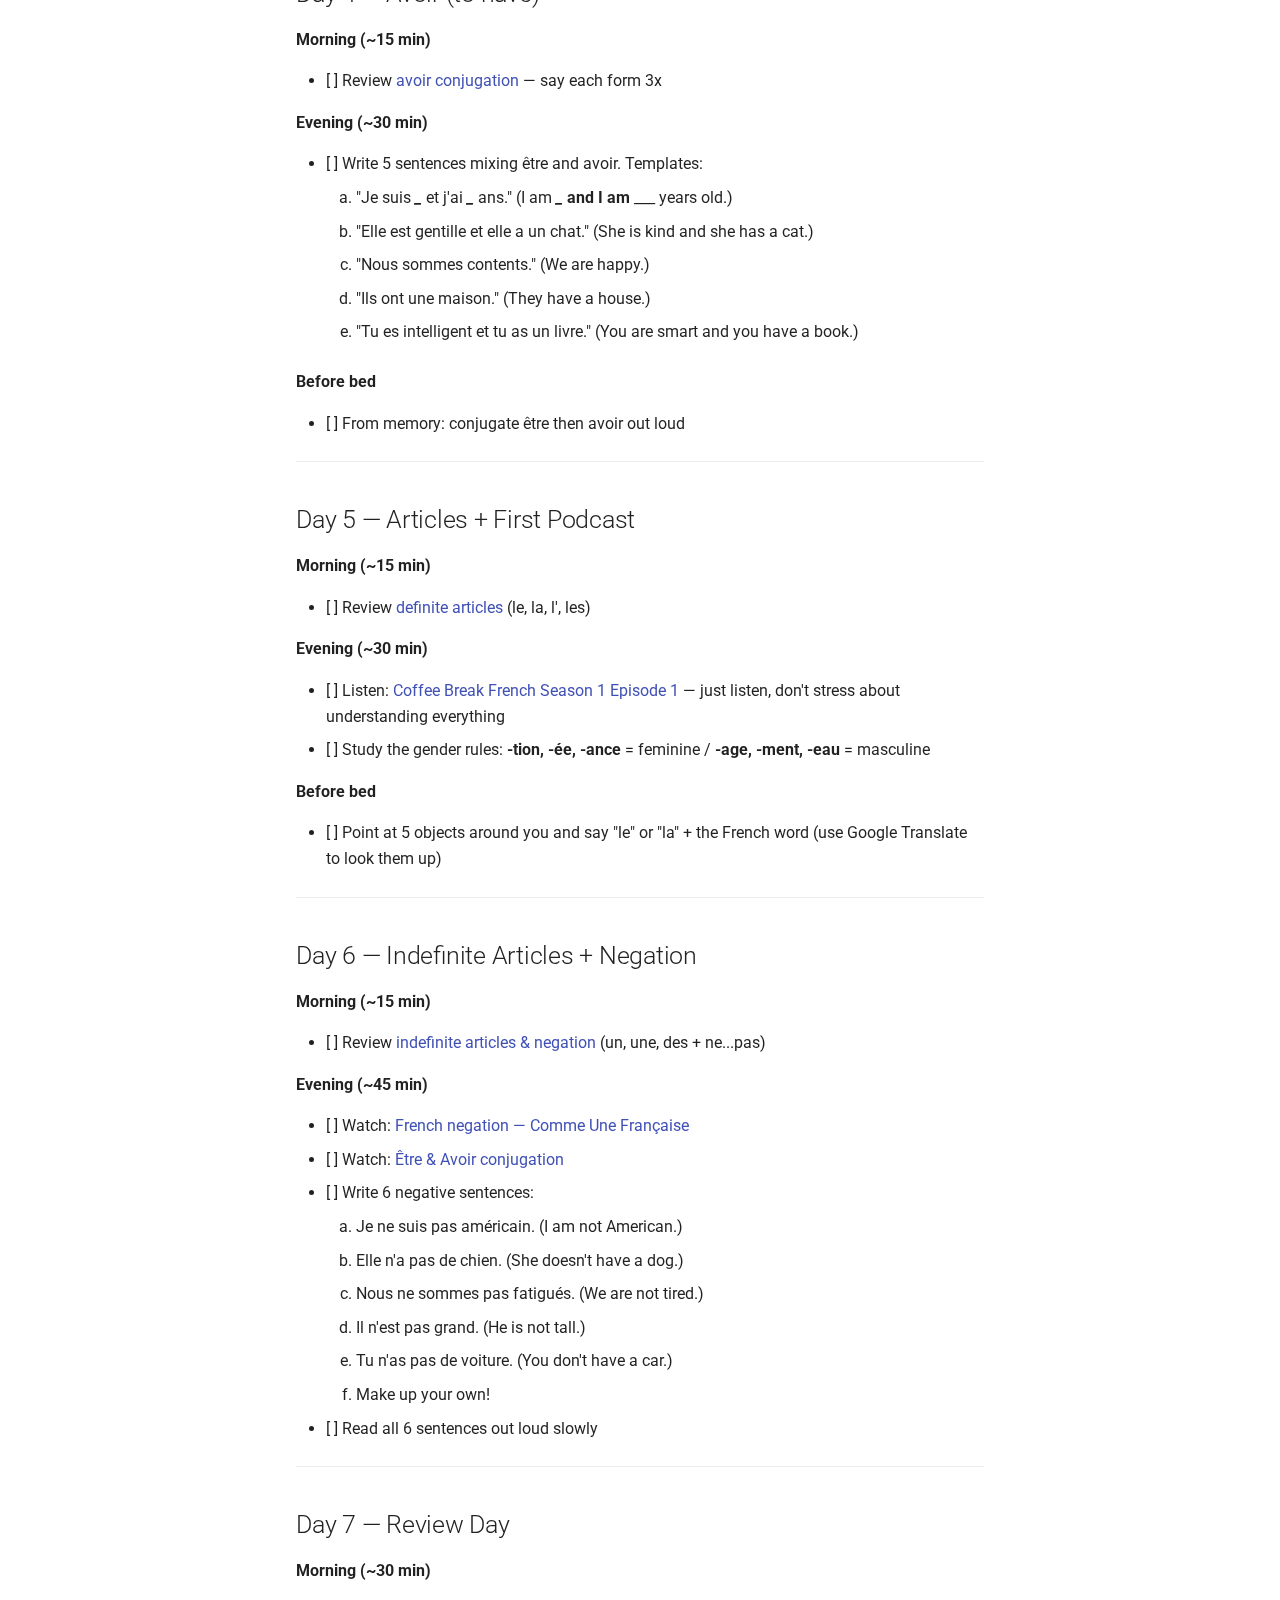
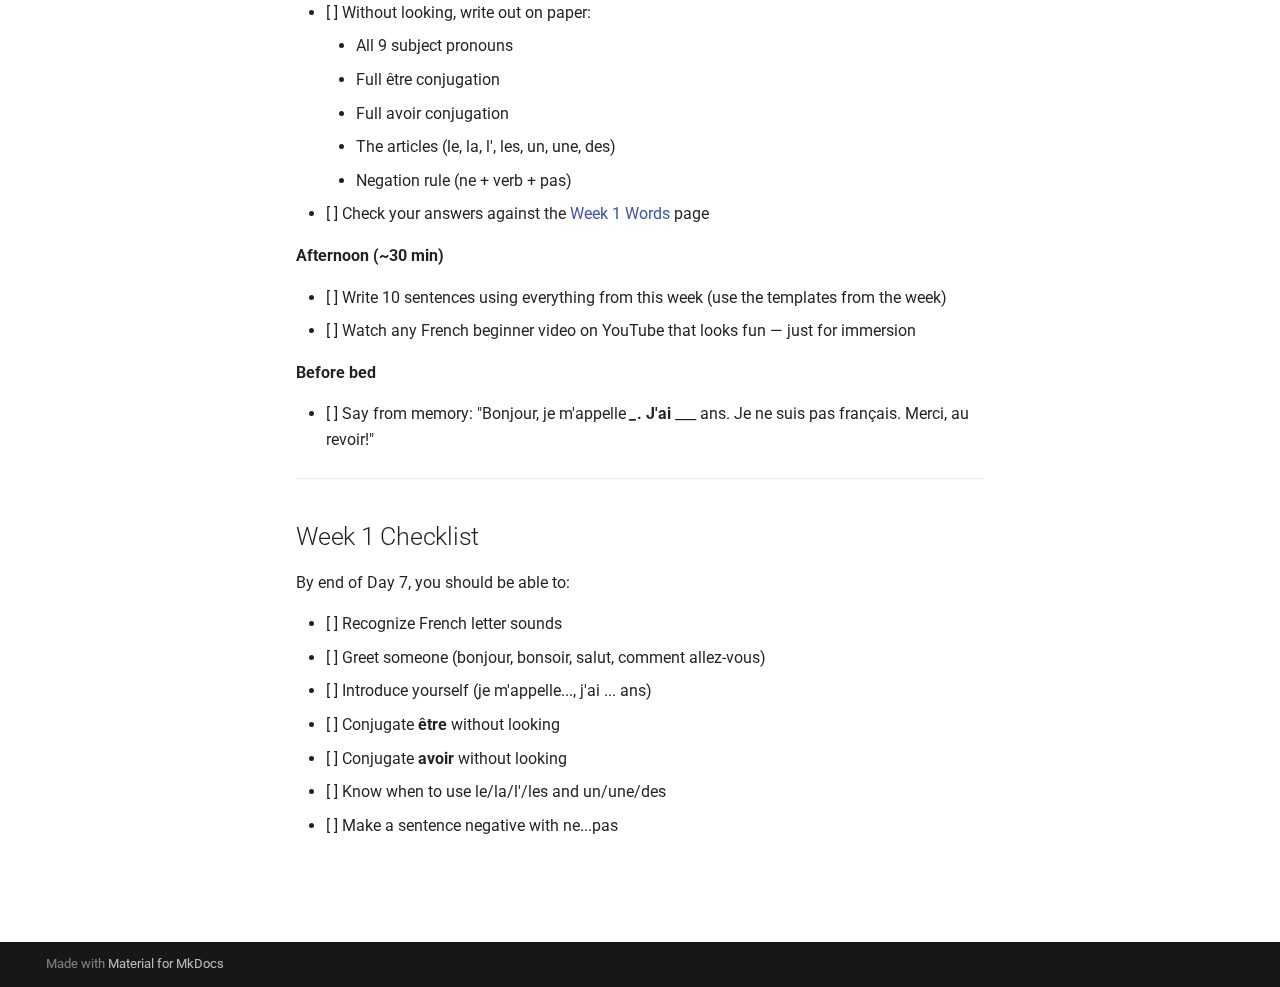
<file: week1/index.html>
<!doctype html>
<html lang="en" class="no-js">
  <head>
    
      <meta charset="utf-8">
      <meta name="viewport" content="width=device-width,initial-scale=1">
      
        <meta name="description" content="Vocabulary, pronunciation, and grammar notes for learning French">
      
      
      
      
        <link rel="prev" href="../word-of-the-day/">
      
      
        <link rel="next" href="../week1-words/">
      
      
        
      
      
      <link rel="icon" href="../assets/js.png">
      <meta name="generator" content="mkdocs-1.6.1, mkdocs-material-9.7.1">
    
    
      
        <title>Study Plan - French Study Notes</title>
      
    
    
      <link rel="stylesheet" href="../assets/stylesheets/main.484c7ddc.min.css">
      
        
        <link rel="stylesheet" href="../assets/stylesheets/palette.ab4e12ef.min.css">
      
      


    
    
      
    
    
      
        
        
        <link rel="preconnect" href="https://fonts.gstatic.com" crossorigin>
        <link rel="stylesheet" href="https://fonts.googleapis.com/css?family=Roboto:300,300i,400,400i,700,700i%7CRoboto+Mono:400,400i,700,700i&display=fallback">
        <style>:root{--md-text-font:"Roboto";--md-code-font:"Roboto Mono"}</style>
      
    
    
      <link rel="stylesheet" href="../stylesheets/extra.css">
    
    <script>__md_scope=new URL("..",location),__md_hash=e=>[...e].reduce(((e,_)=>(e<<5)-e+_.charCodeAt(0)),0),__md_get=(e,_=localStorage,t=__md_scope)=>JSON.parse(_.getItem(t.pathname+"."+e)),__md_set=(e,_,t=localStorage,a=__md_scope)=>{try{t.setItem(a.pathname+"."+e,JSON.stringify(_))}catch(e){}}</script>
    
      

    
    
  </head>
  
  
    
    
      
    
    
    
    
    <body dir="ltr" data-md-color-scheme="default" data-md-color-primary="indigo" data-md-color-accent="blue">
  
    
    <input class="md-toggle" data-md-toggle="drawer" type="checkbox" id="__drawer" autocomplete="off">
    <input class="md-toggle" data-md-toggle="search" type="checkbox" id="__search" autocomplete="off">
    <label class="md-overlay" for="__drawer"></label>
    <div data-md-component="skip">
      
        
        <a href="#week-1-french-sounds-first-words" class="md-skip">
          Skip to content
        </a>
      
    </div>
    <div data-md-component="announce">
      
    </div>
    
    
      

  

<header class="md-header md-header--shadow" data-md-component="header">
  <nav class="md-header__inner md-grid" aria-label="Header">
    <a href=".." title="French Study Notes" class="md-header__button md-logo" aria-label="French Study Notes" data-md-component="logo">
      
  <img src="../assets/js.png" alt="logo">

    </a>
    <label class="md-header__button md-icon" for="__drawer">
      
      <svg xmlns="http://www.w3.org/2000/svg" viewBox="0 0 24 24"><path d="M3 6h18v2H3zm0 5h18v2H3zm0 5h18v2H3z"/></svg>
    </label>
    <div class="md-header__title" data-md-component="header-title">
      <div class="md-header__ellipsis">
        <div class="md-header__topic">
          <span class="md-ellipsis">
            French Study Notes
          </span>
        </div>
        <div class="md-header__topic" data-md-component="header-topic">
          <span class="md-ellipsis">
            
              Study Plan
            
          </span>
        </div>
      </div>
    </div>
    
      
        <form class="md-header__option" data-md-component="palette">
  
    
    
    
    <input class="md-option" data-md-color-media="" data-md-color-scheme="default" data-md-color-primary="indigo" data-md-color-accent="blue"  aria-label="Switch to dark mode"  type="radio" name="__palette" id="__palette_0">
    
      <label class="md-header__button md-icon" title="Switch to dark mode" for="__palette_1" hidden>
        <svg xmlns="http://www.w3.org/2000/svg" viewBox="0 0 24 24"><path d="M12 8a4 4 0 0 0-4 4 4 4 0 0 0 4 4 4 4 0 0 0 4-4 4 4 0 0 0-4-4m0 10a6 6 0 0 1-6-6 6 6 0 0 1 6-6 6 6 0 0 1 6 6 6 6 0 0 1-6 6m8-9.31V4h-4.69L12 .69 8.69 4H4v4.69L.69 12 4 15.31V20h4.69L12 23.31 15.31 20H20v-4.69L23.31 12z"/></svg>
      </label>
    
  
    
    
    
    <input class="md-option" data-md-color-media="" data-md-color-scheme="slate" data-md-color-primary="indigo" data-md-color-accent="blue"  aria-label="Switch to light mode"  type="radio" name="__palette" id="__palette_1">
    
      <label class="md-header__button md-icon" title="Switch to light mode" for="__palette_0" hidden>
        <svg xmlns="http://www.w3.org/2000/svg" viewBox="0 0 24 24"><path d="M12 18c-.89 0-1.74-.2-2.5-.55C11.56 16.5 13 14.42 13 12s-1.44-4.5-3.5-5.45C10.26 6.2 11.11 6 12 6a6 6 0 0 1 6 6 6 6 0 0 1-6 6m8-9.31V4h-4.69L12 .69 8.69 4H4v4.69L.69 12 4 15.31V20h4.69L12 23.31 15.31 20H20v-4.69L23.31 12z"/></svg>
      </label>
    
  
</form>
      
    
    
      <script>var palette=__md_get("__palette");if(palette&&palette.color){if("(prefers-color-scheme)"===palette.color.media){var media=matchMedia("(prefers-color-scheme: light)"),input=document.querySelector(media.matches?"[data-md-color-media='(prefers-color-scheme: light)']":"[data-md-color-media='(prefers-color-scheme: dark)']");palette.color.media=input.getAttribute("data-md-color-media"),palette.color.scheme=input.getAttribute("data-md-color-scheme"),palette.color.primary=input.getAttribute("data-md-color-primary"),palette.color.accent=input.getAttribute("data-md-color-accent")}for(var[key,value]of Object.entries(palette.color))document.body.setAttribute("data-md-color-"+key,value)}</script>
    
    
    
      
      
        <label class="md-header__button md-icon" for="__search">
          
          <svg xmlns="http://www.w3.org/2000/svg" viewBox="0 0 24 24"><path d="M9.5 3A6.5 6.5 0 0 1 16 9.5c0 1.61-.59 3.09-1.56 4.23l.27.27h.79l5 5-1.5 1.5-5-5v-.79l-.27-.27A6.52 6.52 0 0 1 9.5 16 6.5 6.5 0 0 1 3 9.5 6.5 6.5 0 0 1 9.5 3m0 2C7 5 5 7 5 9.5S7 14 9.5 14 14 12 14 9.5 12 5 9.5 5"/></svg>
        </label>
        <div class="md-search" data-md-component="search" role="dialog">
  <label class="md-search__overlay" for="__search"></label>
  <div class="md-search__inner" role="search">
    <form class="md-search__form" name="search">
      <input type="text" class="md-search__input" name="query" aria-label="Search" placeholder="Search" autocapitalize="off" autocorrect="off" autocomplete="off" spellcheck="false" data-md-component="search-query" required>
      <label class="md-search__icon md-icon" for="__search">
        
        <svg xmlns="http://www.w3.org/2000/svg" viewBox="0 0 24 24"><path d="M9.5 3A6.5 6.5 0 0 1 16 9.5c0 1.61-.59 3.09-1.56 4.23l.27.27h.79l5 5-1.5 1.5-5-5v-.79l-.27-.27A6.52 6.52 0 0 1 9.5 16 6.5 6.5 0 0 1 3 9.5 6.5 6.5 0 0 1 9.5 3m0 2C7 5 5 7 5 9.5S7 14 9.5 14 14 12 14 9.5 12 5 9.5 5"/></svg>
        
        <svg xmlns="http://www.w3.org/2000/svg" viewBox="0 0 24 24"><path d="M20 11v2H8l5.5 5.5-1.42 1.42L4.16 12l7.92-7.92L13.5 5.5 8 11z"/></svg>
      </label>
      <nav class="md-search__options" aria-label="Search">
        
        <button type="reset" class="md-search__icon md-icon" title="Clear" aria-label="Clear" tabindex="-1">
          
          <svg xmlns="http://www.w3.org/2000/svg" viewBox="0 0 24 24"><path d="M19 6.41 17.59 5 12 10.59 6.41 5 5 6.41 10.59 12 5 17.59 6.41 19 12 13.41 17.59 19 19 17.59 13.41 12z"/></svg>
        </button>
      </nav>
      
    </form>
    <div class="md-search__output">
      <div class="md-search__scrollwrap" tabindex="0" data-md-scrollfix>
        <div class="md-search-result" data-md-component="search-result">
          <div class="md-search-result__meta">
            Initializing search
          </div>
          <ol class="md-search-result__list" role="presentation"></ol>
        </div>
      </div>
    </div>
  </div>
</div>
      
    
    
  </nav>
  
</header>
    
    <div class="md-container" data-md-component="container">
      
      
        
          
        
      
      <main class="md-main" data-md-component="main">
        <div class="md-main__inner md-grid">
          
            
              
              <div class="md-sidebar md-sidebar--primary" data-md-component="sidebar" data-md-type="navigation" >
                <div class="md-sidebar__scrollwrap">
                  <div class="md-sidebar__inner">
                    



<nav class="md-nav md-nav--primary" aria-label="Navigation" data-md-level="0">
  <label class="md-nav__title" for="__drawer">
    <a href=".." title="French Study Notes" class="md-nav__button md-logo" aria-label="French Study Notes" data-md-component="logo">
      
  <img src="../assets/js.png" alt="logo">

    </a>
    French Study Notes
  </label>
  
  <ul class="md-nav__list" data-md-scrollfix>
    
      
      
  
  
  
  
    <li class="md-nav__item">
      <a href=".." class="md-nav__link">
        
  
  
  <span class="md-ellipsis">
    
  
    Home
  

    
  </span>
  
  

      </a>
    </li>
  

    
      
      
  
  
  
  
    <li class="md-nav__item">
      <a href="../word-of-the-day/" class="md-nav__link">
        
  
  
  <span class="md-ellipsis">
    
  
    All Words
  

    
  </span>
  
  

      </a>
    </li>
  

    
      
      
  
  
    
  
  
  
    
    
    
    
      
        
        
      
    
    
    <li class="md-nav__item md-nav__item--active md-nav__item--section md-nav__item--nested">
      
        
        
        <input class="md-nav__toggle md-toggle " type="checkbox" id="__nav_3" checked>
        
          
          <label class="md-nav__link" for="__nav_3" id="__nav_3_label" tabindex="">
            
  
  
  <span class="md-ellipsis">
    
  
    Week 1
  

    
  </span>
  
  

            <span class="md-nav__icon md-icon"></span>
          </label>
        
        <nav class="md-nav" data-md-level="1" aria-labelledby="__nav_3_label" aria-expanded="true">
          <label class="md-nav__title" for="__nav_3">
            <span class="md-nav__icon md-icon"></span>
            
  
    Week 1
  

          </label>
          <ul class="md-nav__list" data-md-scrollfix>
            
              
                
  
  
    
  
  
  
    <li class="md-nav__item md-nav__item--active">
      
      <input class="md-nav__toggle md-toggle" type="checkbox" id="__toc">
      
      
        
      
      
        <label class="md-nav__link md-nav__link--active" for="__toc">
          
  
  
  <span class="md-ellipsis">
    
  
    Study Plan
  

    
  </span>
  
  

          <span class="md-nav__icon md-icon"></span>
        </label>
      
      <a href="./" class="md-nav__link md-nav__link--active">
        
  
  
  <span class="md-ellipsis">
    
  
    Study Plan
  

    
  </span>
  
  

      </a>
      
        

<nav class="md-nav md-nav--secondary" aria-label="Table of contents">
  
  
  
    
  
  
    <label class="md-nav__title" for="__toc">
      <span class="md-nav__icon md-icon"></span>
      Table of contents
    </label>
    <ul class="md-nav__list" data-md-component="toc" data-md-scrollfix>
      
        <li class="md-nav__item">
  <a href="#day-1-setup-the-alphabet" class="md-nav__link">
    <span class="md-ellipsis">
      
        Day 1 — Setup &amp; The Alphabet
      
    </span>
  </a>
  
</li>
      
        <li class="md-nav__item">
  <a href="#day-2-greetings" class="md-nav__link">
    <span class="md-ellipsis">
      
        Day 2 — Greetings
      
    </span>
  </a>
  
</li>
      
        <li class="md-nav__item">
  <a href="#day-3-subject-pronouns-etre-to-be" class="md-nav__link">
    <span class="md-ellipsis">
      
        Day 3 — Subject Pronouns + Être (to be)
      
    </span>
  </a>
  
</li>
      
        <li class="md-nav__item">
  <a href="#day-4-avoir-to-have" class="md-nav__link">
    <span class="md-ellipsis">
      
        Day 4 — Avoir (to have)
      
    </span>
  </a>
  
</li>
      
        <li class="md-nav__item">
  <a href="#day-5-articles-first-podcast" class="md-nav__link">
    <span class="md-ellipsis">
      
        Day 5 — Articles + First Podcast
      
    </span>
  </a>
  
</li>
      
        <li class="md-nav__item">
  <a href="#day-6-indefinite-articles-negation" class="md-nav__link">
    <span class="md-ellipsis">
      
        Day 6 — Indefinite Articles + Negation
      
    </span>
  </a>
  
</li>
      
        <li class="md-nav__item">
  <a href="#day-7-review-day" class="md-nav__link">
    <span class="md-ellipsis">
      
        Day 7 — Review Day
      
    </span>
  </a>
  
</li>
      
        <li class="md-nav__item">
  <a href="#week-1-checklist" class="md-nav__link">
    <span class="md-ellipsis">
      
        Week 1 Checklist
      
    </span>
  </a>
  
</li>
      
    </ul>
  
</nav>
      
    </li>
  

              
            
              
                
  
  
  
  
    <li class="md-nav__item">
      <a href="../week1-words/" class="md-nav__link">
        
  
  
  <span class="md-ellipsis">
    
  
    Words
  

    
  </span>
  
  

      </a>
    </li>
  

              
            
          </ul>
        </nav>
      
    </li>
  

    
  </ul>
</nav>
                  </div>
                </div>
              </div>
            
            
              
              <div class="md-sidebar md-sidebar--secondary" data-md-component="sidebar" data-md-type="toc" >
                <div class="md-sidebar__scrollwrap">
                  <div class="md-sidebar__inner">
                    

<nav class="md-nav md-nav--secondary" aria-label="Table of contents">
  
  
  
    
  
  
    <label class="md-nav__title" for="__toc">
      <span class="md-nav__icon md-icon"></span>
      Table of contents
    </label>
    <ul class="md-nav__list" data-md-component="toc" data-md-scrollfix>
      
        <li class="md-nav__item">
  <a href="#day-1-setup-the-alphabet" class="md-nav__link">
    <span class="md-ellipsis">
      
        Day 1 — Setup &amp; The Alphabet
      
    </span>
  </a>
  
</li>
      
        <li class="md-nav__item">
  <a href="#day-2-greetings" class="md-nav__link">
    <span class="md-ellipsis">
      
        Day 2 — Greetings
      
    </span>
  </a>
  
</li>
      
        <li class="md-nav__item">
  <a href="#day-3-subject-pronouns-etre-to-be" class="md-nav__link">
    <span class="md-ellipsis">
      
        Day 3 — Subject Pronouns + Être (to be)
      
    </span>
  </a>
  
</li>
      
        <li class="md-nav__item">
  <a href="#day-4-avoir-to-have" class="md-nav__link">
    <span class="md-ellipsis">
      
        Day 4 — Avoir (to have)
      
    </span>
  </a>
  
</li>
      
        <li class="md-nav__item">
  <a href="#day-5-articles-first-podcast" class="md-nav__link">
    <span class="md-ellipsis">
      
        Day 5 — Articles + First Podcast
      
    </span>
  </a>
  
</li>
      
        <li class="md-nav__item">
  <a href="#day-6-indefinite-articles-negation" class="md-nav__link">
    <span class="md-ellipsis">
      
        Day 6 — Indefinite Articles + Negation
      
    </span>
  </a>
  
</li>
      
        <li class="md-nav__item">
  <a href="#day-7-review-day" class="md-nav__link">
    <span class="md-ellipsis">
      
        Day 7 — Review Day
      
    </span>
  </a>
  
</li>
      
        <li class="md-nav__item">
  <a href="#week-1-checklist" class="md-nav__link">
    <span class="md-ellipsis">
      
        Week 1 Checklist
      
    </span>
  </a>
  
</li>
      
    </ul>
  
</nav>
                  </div>
                </div>
              </div>
            
          
          
            <div class="md-content" data-md-component="content">
              
              <article class="md-content__inner md-typeset">
                
                  



<h1 id="week-1-french-sounds-first-words">Week 1: French Sounds &amp; First Words</h1>
<p><strong>Goal:</strong> Learn French sounds, master être/avoir, build your first 100 words.</p>
<hr />
<h2 id="day-1-setup-the-alphabet">Day 1 — Setup &amp; The Alphabet</h2>
<p><strong>Morning (~15 min)</strong></p>
<ul>
<li>[ ] Watch: <a href="https://www.youtube.com/results?search_query=French+Alphabet+Pronunciation+FrenchPod101">French Alphabet Pronunciation</a> — listen and repeat each letter</li>
<li>Pay attention to: <strong>E</strong> ("uh"), <strong>G</strong> ("zhay"), <strong>J</strong> ("zhee"), <strong>R</strong> (back of throat), <strong>U</strong> (lips say "oo", tongue says "ee")</li>
</ul>
<p><strong>Evening (~30 min)</strong></p>
<ul>
<li>[ ] Watch: <a href="https://www.youtube.com/results?search_query=learn+french+greetings+beginners">French greetings for beginners</a> — pick any short video</li>
<li>[ ] Practice saying 3x each: <strong>Bonjour</strong> (bone-JOOR), <strong>Merci</strong> (mare-C), <strong>Au revoir</strong> (oh-ruh-VWOR)</li>
</ul>
<p><strong>Before bed</strong></p>
<ul>
<li>[ ] Say all three greetings out loud one more time</li>
</ul>
<hr />
<h2 id="day-2-greetings">Day 2 — Greetings</h2>
<p><strong>Morning (~15 min)</strong></p>
<ul>
<li>[ ] Review the <a href="../week1-words/#day-2-greetings">Day 2 word list</a> — read each word and say it out loud 3x</li>
</ul>
<p><strong>Evening (~30 min)</strong></p>
<ul>
<li>[ ] Watch: <a href="https://www.youtube.com/results?search_query=french+greetings+comme+une+francaise">French greetings — Comme Une Française</a></li>
<li>[ ] Practice introducing yourself out loud: "Bonjour, je m'appelle _____. Comment allez-vous?"</li>
<li>[ ] Go through the <a href="../week1-words/#day-2-greetings">Day 2 words</a> again — cover the "Meaning" column and test yourself</li>
</ul>
<hr />
<h2 id="day-3-subject-pronouns-etre-to-be">Day 3 — Subject Pronouns + Être (to be)</h2>
<p><strong>Morning (~15 min)</strong></p>
<ul>
<li>[ ] Review the <a href="../week1-words/#day-3-subject-pronouns-etre">subject pronouns table</a> — say each one 3x</li>
</ul>
<p><strong>Evening (~30 min)</strong></p>
<ul>
<li>[ ] Study the <a href="../week1-words/#day-3-subject-pronouns-etre">être conjugation</a> — write it out on paper, say each form 3x</li>
<li>[ ] Practice these sentences out loud:<ul>
<li>"Je suis <strong><em>_</em>" (I am </strong>___)</li>
<li>"Il est grand" (He is tall)</li>
<li>"Elle est intelligente" (She is smart)</li>
<li>"Nous sommes contents" (We are happy)</li>
</ul>
</li>
</ul>
<p><strong>Before bed</strong></p>
<ul>
<li>[ ] Try to say all 6 être forms from memory (je suis, tu es, il est...)</li>
</ul>
<hr />
<h2 id="day-4-avoir-to-have">Day 4 — Avoir (to have)</h2>
<p><strong>Morning (~15 min)</strong></p>
<ul>
<li>[ ] Review <a href="../week1-words/#day-4-avoir-to-have">avoir conjugation</a> — say each form 3x</li>
</ul>
<p><strong>Evening (~30 min)</strong></p>
<ul>
<li>[ ] Write 5 sentences mixing être and avoir. Templates:<ol>
<li>"Je suis <strong><em>_</em></strong> et j'ai <strong><em>_</em></strong> ans." (I am <strong><em>_</em> and I am </strong>___ years old.)</li>
<li>"Elle est gentille et elle a un chat." (She is kind and she has a cat.)</li>
<li>"Nous sommes contents." (We are happy.)</li>
<li>"Ils ont une maison." (They have a house.)</li>
<li>"Tu es intelligent et tu as un livre." (You are smart and you have a book.)</li>
</ol>
</li>
</ul>
<p><strong>Before bed</strong></p>
<ul>
<li>[ ] From memory: conjugate être then avoir out loud</li>
</ul>
<hr />
<h2 id="day-5-articles-first-podcast">Day 5 — Articles + First Podcast</h2>
<p><strong>Morning (~15 min)</strong></p>
<ul>
<li>[ ] Review <a href="../week1-words/#day-5-articles">definite articles</a> (le, la, l', les)</li>
</ul>
<p><strong>Evening (~30 min)</strong></p>
<ul>
<li>[ ] Listen: <a href="https://www.youtube.com/results?search_query=coffee+break+french+season+1+episode+1">Coffee Break French Season 1 Episode 1</a> — just listen, don't stress about understanding everything</li>
<li>[ ] Study the gender rules: <strong>-tion, -ée, -ance</strong> = feminine / <strong>-age, -ment, -eau</strong> = masculine</li>
</ul>
<p><strong>Before bed</strong></p>
<ul>
<li>[ ] Point at 5 objects around you and say "le" or "la" + the French word (use Google Translate to look them up)</li>
</ul>
<hr />
<h2 id="day-6-indefinite-articles-negation">Day 6 — Indefinite Articles + Negation</h2>
<p><strong>Morning (~15 min)</strong></p>
<ul>
<li>[ ] Review <a href="../week1-words/#day-6-indefinite-articles-negation">indefinite articles &amp; negation</a> (un, une, des + ne...pas)</li>
</ul>
<p><strong>Evening (~45 min)</strong></p>
<ul>
<li>[ ] Watch: <a href="https://www.youtube.com/results?search_query=comme+une+francaise+french+negation">French negation — Comme Une Française</a></li>
<li>[ ] Watch: <a href="https://www.youtube.com/results?search_query=francais+avec+pierre+etre+avoir+conjugation">Être &amp; Avoir conjugation</a></li>
<li>[ ] Write 6 negative sentences:<ol>
<li>Je ne suis pas américain. (I am not American.)</li>
<li>Elle n'a pas de chien. (She doesn't have a dog.)</li>
<li>Nous ne sommes pas fatigués. (We are not tired.)</li>
<li>Il n'est pas grand. (He is not tall.)</li>
<li>Tu n'as pas de voiture. (You don't have a car.)</li>
<li>Make up your own!</li>
</ol>
</li>
<li>[ ] Read all 6 sentences out loud slowly</li>
</ul>
<hr />
<h2 id="day-7-review-day">Day 7 — Review Day</h2>
<p><strong>Morning (~30 min)</strong></p>
<ul>
<li>[ ] Without looking, write out on paper:<ul>
<li>All 9 subject pronouns</li>
<li>Full être conjugation</li>
<li>Full avoir conjugation</li>
<li>The articles (le, la, l', les, un, une, des)</li>
<li>Negation rule (ne + verb + pas)</li>
</ul>
</li>
<li>[ ] Check your answers against the <a href="../week1-words/">Week 1 Words</a> page</li>
</ul>
<p><strong>Afternoon (~30 min)</strong></p>
<ul>
<li>[ ] Write 10 sentences using everything from this week (use the templates from the week)</li>
<li>[ ] Watch any French beginner video on YouTube that looks fun — just for immersion</li>
</ul>
<p><strong>Before bed</strong></p>
<ul>
<li>[ ] Say from memory: "Bonjour, je m'appelle <strong><em>_</em>. J'ai </strong>___ ans. Je ne suis pas français. Merci, au revoir!"</li>
</ul>
<hr />
<h2 id="week-1-checklist">Week 1 Checklist</h2>
<p>By end of Day 7, you should be able to:</p>
<ul>
<li>[ ] Recognize French letter sounds</li>
<li>[ ] Greet someone (bonjour, bonsoir, salut, comment allez-vous)</li>
<li>[ ] Introduce yourself (je m'appelle..., j'ai ... ans)</li>
<li>[ ] Conjugate <strong>être</strong> without looking</li>
<li>[ ] Conjugate <strong>avoir</strong> without looking</li>
<li>[ ] Know when to use le/la/l'/les and un/une/des</li>
<li>[ ] Make a sentence negative with ne...pas</li>
</ul>












                
              </article>
            </div>
          
          
<script>var target=document.getElementById(location.hash.slice(1));target&&target.name&&(target.checked=target.name.startsWith("__tabbed_"))</script>
        </div>
        
          <button type="button" class="md-top md-icon" data-md-component="top" hidden>
  
  <svg xmlns="http://www.w3.org/2000/svg" viewBox="0 0 24 24"><path d="M13 20h-2V8l-5.5 5.5-1.42-1.42L12 4.16l7.92 7.92-1.42 1.42L13 8z"/></svg>
  Back to top
</button>
        
      </main>
      
        <footer class="md-footer">
  
  <div class="md-footer-meta md-typeset">
    <div class="md-footer-meta__inner md-grid">
      <div class="md-copyright">
  
  
    Made with
    <a href="https://squidfunk.github.io/mkdocs-material/" target="_blank" rel="noopener">
      Material for MkDocs
    </a>
  
</div>
      
    </div>
  </div>
</footer>
      
    </div>
    <div class="md-dialog" data-md-component="dialog">
      <div class="md-dialog__inner md-typeset"></div>
    </div>
    
    
    
      
      
      <script id="__config" type="application/json">{"annotate": null, "base": "..", "features": ["navigation.instant", "navigation.top", "navigation.sections", "content.code.copy"], "search": "../assets/javascripts/workers/search.2c215733.min.js", "tags": null, "translations": {"clipboard.copied": "Copied to clipboard", "clipboard.copy": "Copy to clipboard", "search.result.more.one": "1 more on this page", "search.result.more.other": "# more on this page", "search.result.none": "No matching documents", "search.result.one": "1 matching document", "search.result.other": "# matching documents", "search.result.placeholder": "Type to start searching", "search.result.term.missing": "Missing", "select.version": "Select version"}, "version": null}</script>
    
    
      <script src="../assets/javascripts/bundle.79ae519e.min.js"></script>
      
    
  </body>
</html>
</file>
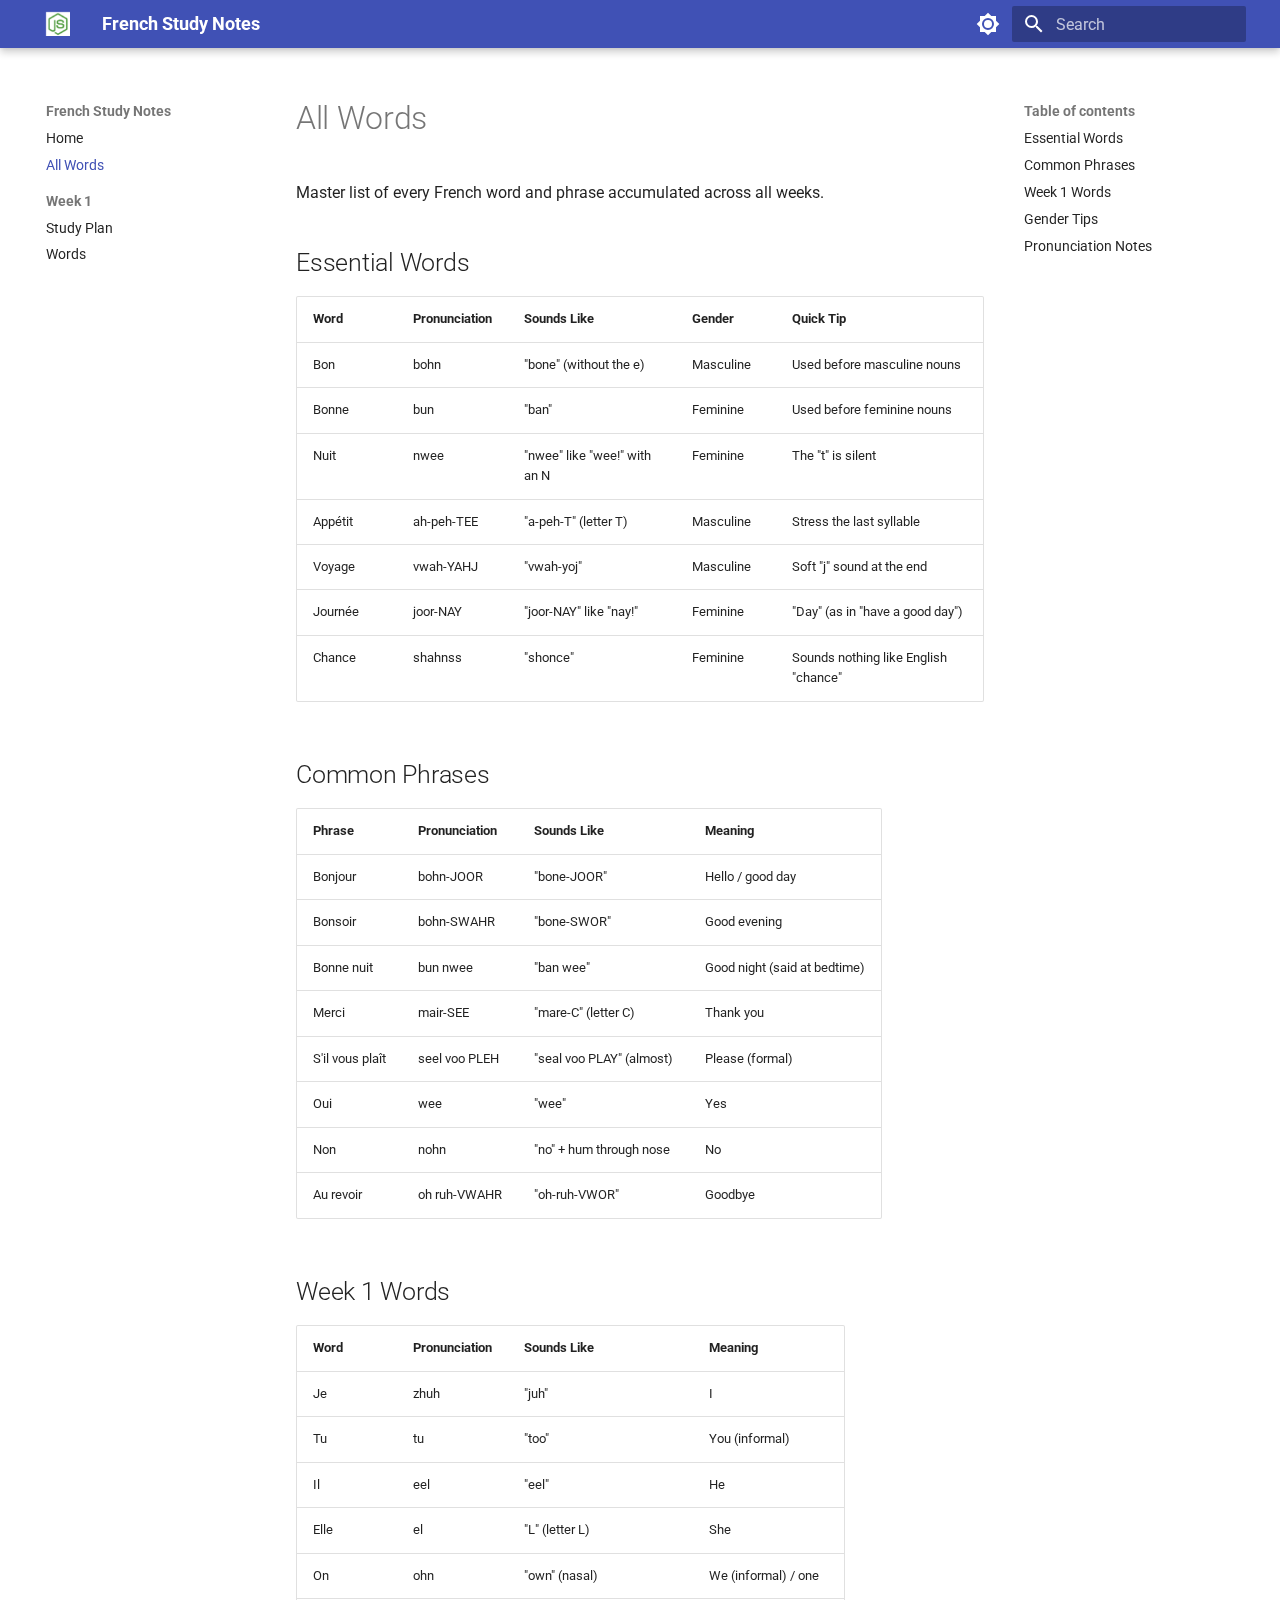
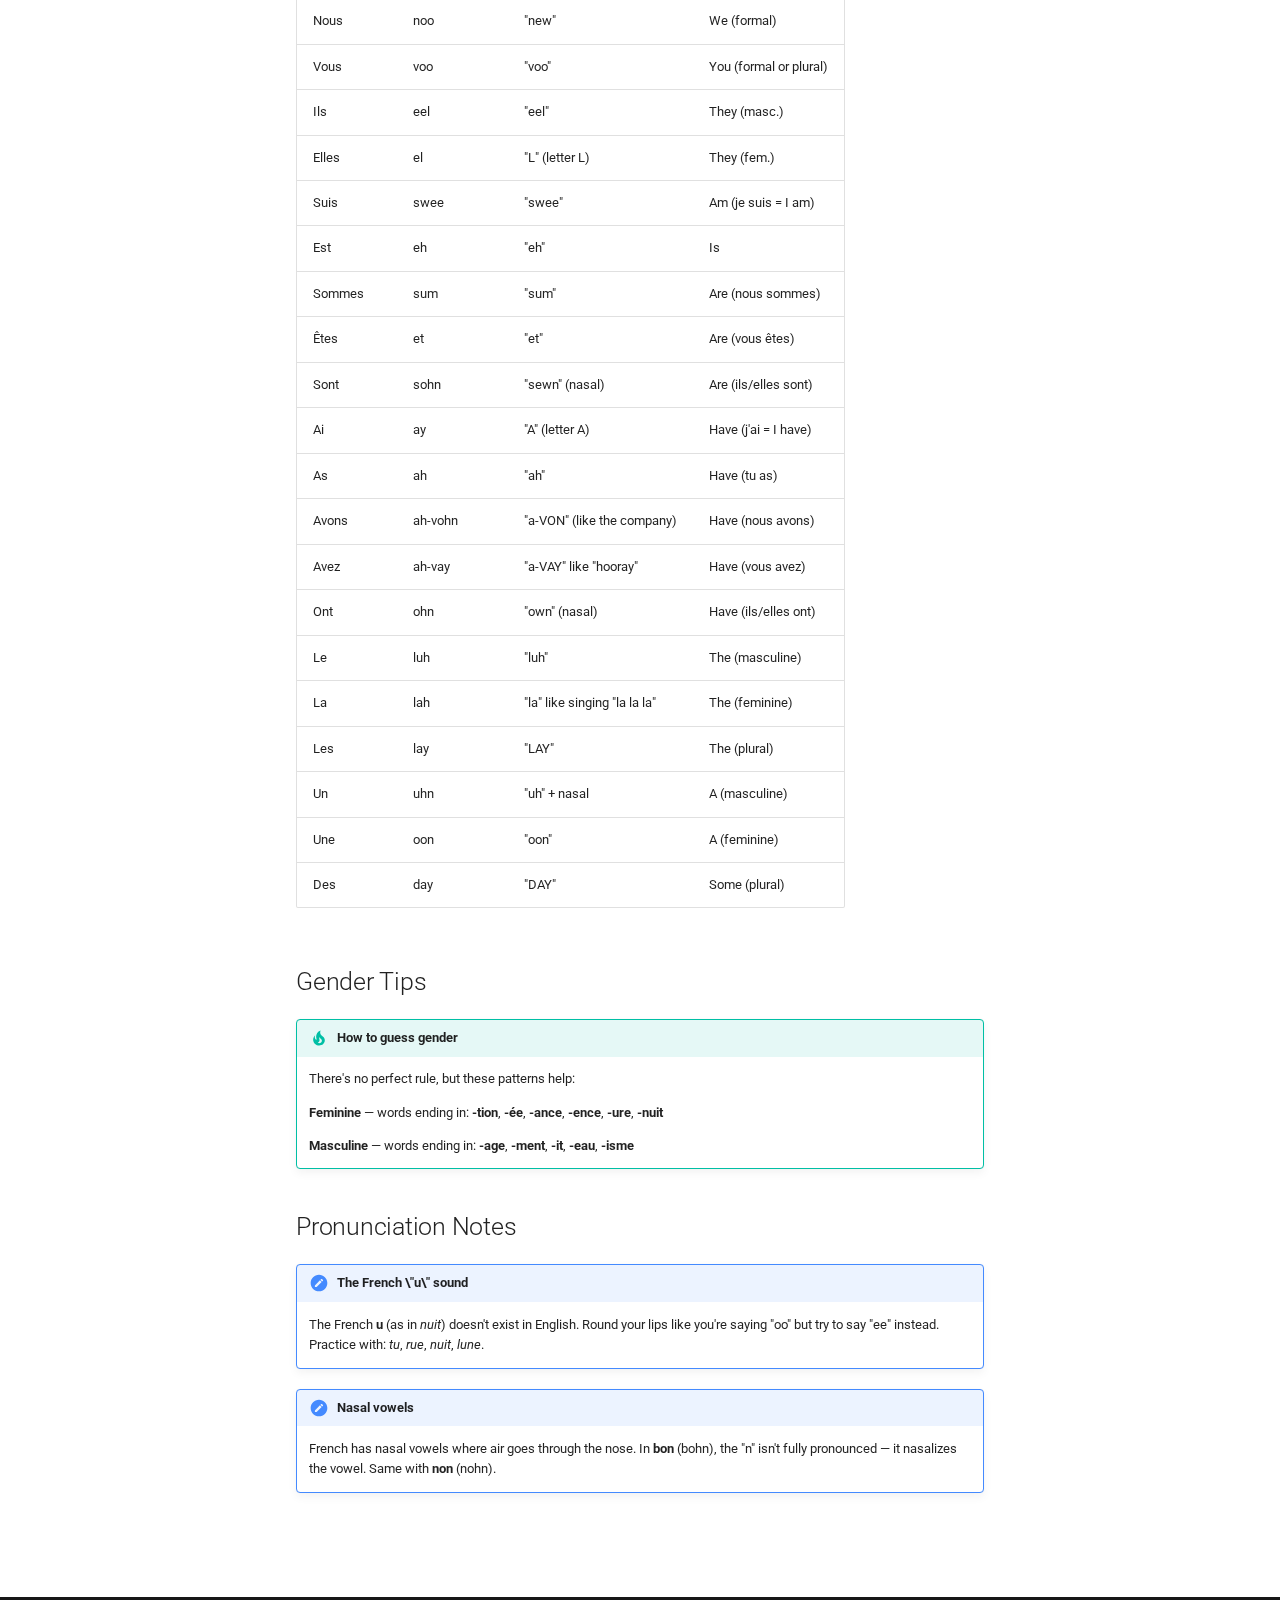
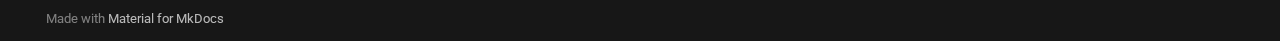
<file: word-of-the-day/index.html>
<!doctype html>
<html lang="en" class="no-js">
  <head>
    
      <meta charset="utf-8">
      <meta name="viewport" content="width=device-width,initial-scale=1">
      
        <meta name="description" content="Vocabulary, pronunciation, and grammar notes for learning French">
      
      
      
      
        <link rel="prev" href="..">
      
      
        <link rel="next" href="../week1/">
      
      
        
      
      
      <link rel="icon" href="../assets/js.png">
      <meta name="generator" content="mkdocs-1.6.1, mkdocs-material-9.7.1">
    
    
      
        <title>All Words - French Study Notes</title>
      
    
    
      <link rel="stylesheet" href="../assets/stylesheets/main.484c7ddc.min.css">
      
        
        <link rel="stylesheet" href="../assets/stylesheets/palette.ab4e12ef.min.css">
      
      


    
    
      
    
    
      
        
        
        <link rel="preconnect" href="https://fonts.gstatic.com" crossorigin>
        <link rel="stylesheet" href="https://fonts.googleapis.com/css?family=Roboto:300,300i,400,400i,700,700i%7CRoboto+Mono:400,400i,700,700i&display=fallback">
        <style>:root{--md-text-font:"Roboto";--md-code-font:"Roboto Mono"}</style>
      
    
    
      <link rel="stylesheet" href="../stylesheets/extra.css">
    
    <script>__md_scope=new URL("..",location),__md_hash=e=>[...e].reduce(((e,_)=>(e<<5)-e+_.charCodeAt(0)),0),__md_get=(e,_=localStorage,t=__md_scope)=>JSON.parse(_.getItem(t.pathname+"."+e)),__md_set=(e,_,t=localStorage,a=__md_scope)=>{try{t.setItem(a.pathname+"."+e,JSON.stringify(_))}catch(e){}}</script>
    
      

    
    
  </head>
  
  
    
    
      
    
    
    
    
    <body dir="ltr" data-md-color-scheme="default" data-md-color-primary="indigo" data-md-color-accent="blue">
  
    
    <input class="md-toggle" data-md-toggle="drawer" type="checkbox" id="__drawer" autocomplete="off">
    <input class="md-toggle" data-md-toggle="search" type="checkbox" id="__search" autocomplete="off">
    <label class="md-overlay" for="__drawer"></label>
    <div data-md-component="skip">
      
        
        <a href="#all-words" class="md-skip">
          Skip to content
        </a>
      
    </div>
    <div data-md-component="announce">
      
    </div>
    
    
      

  

<header class="md-header md-header--shadow" data-md-component="header">
  <nav class="md-header__inner md-grid" aria-label="Header">
    <a href=".." title="French Study Notes" class="md-header__button md-logo" aria-label="French Study Notes" data-md-component="logo">
      
  <img src="../assets/js.png" alt="logo">

    </a>
    <label class="md-header__button md-icon" for="__drawer">
      
      <svg xmlns="http://www.w3.org/2000/svg" viewBox="0 0 24 24"><path d="M3 6h18v2H3zm0 5h18v2H3zm0 5h18v2H3z"/></svg>
    </label>
    <div class="md-header__title" data-md-component="header-title">
      <div class="md-header__ellipsis">
        <div class="md-header__topic">
          <span class="md-ellipsis">
            French Study Notes
          </span>
        </div>
        <div class="md-header__topic" data-md-component="header-topic">
          <span class="md-ellipsis">
            
              All Words
            
          </span>
        </div>
      </div>
    </div>
    
      
        <form class="md-header__option" data-md-component="palette">
  
    
    
    
    <input class="md-option" data-md-color-media="" data-md-color-scheme="default" data-md-color-primary="indigo" data-md-color-accent="blue"  aria-label="Switch to dark mode"  type="radio" name="__palette" id="__palette_0">
    
      <label class="md-header__button md-icon" title="Switch to dark mode" for="__palette_1" hidden>
        <svg xmlns="http://www.w3.org/2000/svg" viewBox="0 0 24 24"><path d="M12 8a4 4 0 0 0-4 4 4 4 0 0 0 4 4 4 4 0 0 0 4-4 4 4 0 0 0-4-4m0 10a6 6 0 0 1-6-6 6 6 0 0 1 6-6 6 6 0 0 1 6 6 6 6 0 0 1-6 6m8-9.31V4h-4.69L12 .69 8.69 4H4v4.69L.69 12 4 15.31V20h4.69L12 23.31 15.31 20H20v-4.69L23.31 12z"/></svg>
      </label>
    
  
    
    
    
    <input class="md-option" data-md-color-media="" data-md-color-scheme="slate" data-md-color-primary="indigo" data-md-color-accent="blue"  aria-label="Switch to light mode"  type="radio" name="__palette" id="__palette_1">
    
      <label class="md-header__button md-icon" title="Switch to light mode" for="__palette_0" hidden>
        <svg xmlns="http://www.w3.org/2000/svg" viewBox="0 0 24 24"><path d="M12 18c-.89 0-1.74-.2-2.5-.55C11.56 16.5 13 14.42 13 12s-1.44-4.5-3.5-5.45C10.26 6.2 11.11 6 12 6a6 6 0 0 1 6 6 6 6 0 0 1-6 6m8-9.31V4h-4.69L12 .69 8.69 4H4v4.69L.69 12 4 15.31V20h4.69L12 23.31 15.31 20H20v-4.69L23.31 12z"/></svg>
      </label>
    
  
</form>
      
    
    
      <script>var palette=__md_get("__palette");if(palette&&palette.color){if("(prefers-color-scheme)"===palette.color.media){var media=matchMedia("(prefers-color-scheme: light)"),input=document.querySelector(media.matches?"[data-md-color-media='(prefers-color-scheme: light)']":"[data-md-color-media='(prefers-color-scheme: dark)']");palette.color.media=input.getAttribute("data-md-color-media"),palette.color.scheme=input.getAttribute("data-md-color-scheme"),palette.color.primary=input.getAttribute("data-md-color-primary"),palette.color.accent=input.getAttribute("data-md-color-accent")}for(var[key,value]of Object.entries(palette.color))document.body.setAttribute("data-md-color-"+key,value)}</script>
    
    
    
      
      
        <label class="md-header__button md-icon" for="__search">
          
          <svg xmlns="http://www.w3.org/2000/svg" viewBox="0 0 24 24"><path d="M9.5 3A6.5 6.5 0 0 1 16 9.5c0 1.61-.59 3.09-1.56 4.23l.27.27h.79l5 5-1.5 1.5-5-5v-.79l-.27-.27A6.52 6.52 0 0 1 9.5 16 6.5 6.5 0 0 1 3 9.5 6.5 6.5 0 0 1 9.5 3m0 2C7 5 5 7 5 9.5S7 14 9.5 14 14 12 14 9.5 12 5 9.5 5"/></svg>
        </label>
        <div class="md-search" data-md-component="search" role="dialog">
  <label class="md-search__overlay" for="__search"></label>
  <div class="md-search__inner" role="search">
    <form class="md-search__form" name="search">
      <input type="text" class="md-search__input" name="query" aria-label="Search" placeholder="Search" autocapitalize="off" autocorrect="off" autocomplete="off" spellcheck="false" data-md-component="search-query" required>
      <label class="md-search__icon md-icon" for="__search">
        
        <svg xmlns="http://www.w3.org/2000/svg" viewBox="0 0 24 24"><path d="M9.5 3A6.5 6.5 0 0 1 16 9.5c0 1.61-.59 3.09-1.56 4.23l.27.27h.79l5 5-1.5 1.5-5-5v-.79l-.27-.27A6.52 6.52 0 0 1 9.5 16 6.5 6.5 0 0 1 3 9.5 6.5 6.5 0 0 1 9.5 3m0 2C7 5 5 7 5 9.5S7 14 9.5 14 14 12 14 9.5 12 5 9.5 5"/></svg>
        
        <svg xmlns="http://www.w3.org/2000/svg" viewBox="0 0 24 24"><path d="M20 11v2H8l5.5 5.5-1.42 1.42L4.16 12l7.92-7.92L13.5 5.5 8 11z"/></svg>
      </label>
      <nav class="md-search__options" aria-label="Search">
        
        <button type="reset" class="md-search__icon md-icon" title="Clear" aria-label="Clear" tabindex="-1">
          
          <svg xmlns="http://www.w3.org/2000/svg" viewBox="0 0 24 24"><path d="M19 6.41 17.59 5 12 10.59 6.41 5 5 6.41 10.59 12 5 17.59 6.41 19 12 13.41 17.59 19 19 17.59 13.41 12z"/></svg>
        </button>
      </nav>
      
    </form>
    <div class="md-search__output">
      <div class="md-search__scrollwrap" tabindex="0" data-md-scrollfix>
        <div class="md-search-result" data-md-component="search-result">
          <div class="md-search-result__meta">
            Initializing search
          </div>
          <ol class="md-search-result__list" role="presentation"></ol>
        </div>
      </div>
    </div>
  </div>
</div>
      
    
    
  </nav>
  
</header>
    
    <div class="md-container" data-md-component="container">
      
      
        
          
        
      
      <main class="md-main" data-md-component="main">
        <div class="md-main__inner md-grid">
          
            
              
              <div class="md-sidebar md-sidebar--primary" data-md-component="sidebar" data-md-type="navigation" >
                <div class="md-sidebar__scrollwrap">
                  <div class="md-sidebar__inner">
                    



<nav class="md-nav md-nav--primary" aria-label="Navigation" data-md-level="0">
  <label class="md-nav__title" for="__drawer">
    <a href=".." title="French Study Notes" class="md-nav__button md-logo" aria-label="French Study Notes" data-md-component="logo">
      
  <img src="../assets/js.png" alt="logo">

    </a>
    French Study Notes
  </label>
  
  <ul class="md-nav__list" data-md-scrollfix>
    
      
      
  
  
  
  
    <li class="md-nav__item">
      <a href=".." class="md-nav__link">
        
  
  
  <span class="md-ellipsis">
    
  
    Home
  

    
  </span>
  
  

      </a>
    </li>
  

    
      
      
  
  
    
  
  
  
    <li class="md-nav__item md-nav__item--active">
      
      <input class="md-nav__toggle md-toggle" type="checkbox" id="__toc">
      
      
        
      
      
        <label class="md-nav__link md-nav__link--active" for="__toc">
          
  
  
  <span class="md-ellipsis">
    
  
    All Words
  

    
  </span>
  
  

          <span class="md-nav__icon md-icon"></span>
        </label>
      
      <a href="./" class="md-nav__link md-nav__link--active">
        
  
  
  <span class="md-ellipsis">
    
  
    All Words
  

    
  </span>
  
  

      </a>
      
        

<nav class="md-nav md-nav--secondary" aria-label="Table of contents">
  
  
  
    
  
  
    <label class="md-nav__title" for="__toc">
      <span class="md-nav__icon md-icon"></span>
      Table of contents
    </label>
    <ul class="md-nav__list" data-md-component="toc" data-md-scrollfix>
      
        <li class="md-nav__item">
  <a href="#essential-words" class="md-nav__link">
    <span class="md-ellipsis">
      
        Essential Words
      
    </span>
  </a>
  
</li>
      
        <li class="md-nav__item">
  <a href="#common-phrases" class="md-nav__link">
    <span class="md-ellipsis">
      
        Common Phrases
      
    </span>
  </a>
  
</li>
      
        <li class="md-nav__item">
  <a href="#week-1-words" class="md-nav__link">
    <span class="md-ellipsis">
      
        Week 1 Words
      
    </span>
  </a>
  
</li>
      
        <li class="md-nav__item">
  <a href="#gender-tips" class="md-nav__link">
    <span class="md-ellipsis">
      
        Gender Tips
      
    </span>
  </a>
  
</li>
      
        <li class="md-nav__item">
  <a href="#pronunciation-notes" class="md-nav__link">
    <span class="md-ellipsis">
      
        Pronunciation Notes
      
    </span>
  </a>
  
</li>
      
    </ul>
  
</nav>
      
    </li>
  

    
      
      
  
  
  
  
    
    
    
    
      
        
        
      
    
    
    <li class="md-nav__item md-nav__item--section md-nav__item--nested">
      
        
        
        <input class="md-nav__toggle md-toggle " type="checkbox" id="__nav_3" >
        
          
          <label class="md-nav__link" for="__nav_3" id="__nav_3_label" tabindex="">
            
  
  
  <span class="md-ellipsis">
    
  
    Week 1
  

    
  </span>
  
  

            <span class="md-nav__icon md-icon"></span>
          </label>
        
        <nav class="md-nav" data-md-level="1" aria-labelledby="__nav_3_label" aria-expanded="false">
          <label class="md-nav__title" for="__nav_3">
            <span class="md-nav__icon md-icon"></span>
            
  
    Week 1
  

          </label>
          <ul class="md-nav__list" data-md-scrollfix>
            
              
                
  
  
  
  
    <li class="md-nav__item">
      <a href="../week1/" class="md-nav__link">
        
  
  
  <span class="md-ellipsis">
    
  
    Study Plan
  

    
  </span>
  
  

      </a>
    </li>
  

              
            
              
                
  
  
  
  
    <li class="md-nav__item">
      <a href="../week1-words/" class="md-nav__link">
        
  
  
  <span class="md-ellipsis">
    
  
    Words
  

    
  </span>
  
  

      </a>
    </li>
  

              
            
          </ul>
        </nav>
      
    </li>
  

    
  </ul>
</nav>
                  </div>
                </div>
              </div>
            
            
              
              <div class="md-sidebar md-sidebar--secondary" data-md-component="sidebar" data-md-type="toc" >
                <div class="md-sidebar__scrollwrap">
                  <div class="md-sidebar__inner">
                    

<nav class="md-nav md-nav--secondary" aria-label="Table of contents">
  
  
  
    
  
  
    <label class="md-nav__title" for="__toc">
      <span class="md-nav__icon md-icon"></span>
      Table of contents
    </label>
    <ul class="md-nav__list" data-md-component="toc" data-md-scrollfix>
      
        <li class="md-nav__item">
  <a href="#essential-words" class="md-nav__link">
    <span class="md-ellipsis">
      
        Essential Words
      
    </span>
  </a>
  
</li>
      
        <li class="md-nav__item">
  <a href="#common-phrases" class="md-nav__link">
    <span class="md-ellipsis">
      
        Common Phrases
      
    </span>
  </a>
  
</li>
      
        <li class="md-nav__item">
  <a href="#week-1-words" class="md-nav__link">
    <span class="md-ellipsis">
      
        Week 1 Words
      
    </span>
  </a>
  
</li>
      
        <li class="md-nav__item">
  <a href="#gender-tips" class="md-nav__link">
    <span class="md-ellipsis">
      
        Gender Tips
      
    </span>
  </a>
  
</li>
      
        <li class="md-nav__item">
  <a href="#pronunciation-notes" class="md-nav__link">
    <span class="md-ellipsis">
      
        Pronunciation Notes
      
    </span>
  </a>
  
</li>
      
    </ul>
  
</nav>
                  </div>
                </div>
              </div>
            
          
          
            <div class="md-content" data-md-component="content">
              
              <article class="md-content__inner md-typeset">
                
                  



<h1 id="all-words">All Words</h1>
<p>Master list of every French word and phrase accumulated across all weeks.</p>
<h2 id="essential-words">Essential Words</h2>
<table>
<thead>
<tr>
<th>Word</th>
<th>Pronunciation</th>
<th>Sounds Like</th>
<th>Gender</th>
<th>Quick Tip</th>
</tr>
</thead>
<tbody>
<tr>
<td>Bon</td>
<td>bohn</td>
<td>"bone" (without the e)</td>
<td>Masculine</td>
<td>Used before masculine nouns</td>
</tr>
<tr>
<td>Bonne</td>
<td>bun</td>
<td>"ban"</td>
<td>Feminine</td>
<td>Used before feminine nouns</td>
</tr>
<tr>
<td>Nuit</td>
<td>nwee</td>
<td>"nwee" like "wee!" with an N</td>
<td>Feminine</td>
<td>The "t" is silent</td>
</tr>
<tr>
<td>Appétit</td>
<td>ah-peh-TEE</td>
<td>"a-peh-T" (letter T)</td>
<td>Masculine</td>
<td>Stress the last syllable</td>
</tr>
<tr>
<td>Voyage</td>
<td>vwah-YAHJ</td>
<td>"vwah-yoj"</td>
<td>Masculine</td>
<td>Soft "j" sound at the end</td>
</tr>
<tr>
<td>Journée</td>
<td>joor-NAY</td>
<td>"joor-NAY" like "nay!"</td>
<td>Feminine</td>
<td>"Day" (as in "have a good day")</td>
</tr>
<tr>
<td>Chance</td>
<td>shahnss</td>
<td>"shonce"</td>
<td>Feminine</td>
<td>Sounds nothing like English "chance"</td>
</tr>
</tbody>
</table>
<h2 id="common-phrases">Common Phrases</h2>
<table>
<thead>
<tr>
<th>Phrase</th>
<th>Pronunciation</th>
<th>Sounds Like</th>
<th>Meaning</th>
</tr>
</thead>
<tbody>
<tr>
<td>Bonjour</td>
<td>bohn-JOOR</td>
<td>"bone-JOOR"</td>
<td>Hello / good day</td>
</tr>
<tr>
<td>Bonsoir</td>
<td>bohn-SWAHR</td>
<td>"bone-SWOR"</td>
<td>Good evening</td>
</tr>
<tr>
<td>Bonne nuit</td>
<td>bun nwee</td>
<td>"ban wee"</td>
<td>Good night (said at bedtime)</td>
</tr>
<tr>
<td>Merci</td>
<td>mair-SEE</td>
<td>"mare-C" (letter C)</td>
<td>Thank you</td>
</tr>
<tr>
<td>S'il vous plaît</td>
<td>seel voo PLEH</td>
<td>"seal voo PLAY" (almost)</td>
<td>Please (formal)</td>
</tr>
<tr>
<td>Oui</td>
<td>wee</td>
<td>"wee"</td>
<td>Yes</td>
</tr>
<tr>
<td>Non</td>
<td>nohn</td>
<td>"no" + hum through nose</td>
<td>No</td>
</tr>
<tr>
<td>Au revoir</td>
<td>oh ruh-VWAHR</td>
<td>"oh-ruh-VWOR"</td>
<td>Goodbye</td>
</tr>
</tbody>
</table>
<h2 id="week-1-words">Week 1 Words</h2>
<table>
<thead>
<tr>
<th>Word</th>
<th>Pronunciation</th>
<th>Sounds Like</th>
<th>Meaning</th>
</tr>
</thead>
<tbody>
<tr>
<td>Je</td>
<td>zhuh</td>
<td>"juh"</td>
<td>I</td>
</tr>
<tr>
<td>Tu</td>
<td>tu</td>
<td>"too"</td>
<td>You (informal)</td>
</tr>
<tr>
<td>Il</td>
<td>eel</td>
<td>"eel"</td>
<td>He</td>
</tr>
<tr>
<td>Elle</td>
<td>el</td>
<td>"L" (letter L)</td>
<td>She</td>
</tr>
<tr>
<td>On</td>
<td>ohn</td>
<td>"own" (nasal)</td>
<td>We (informal) / one</td>
</tr>
<tr>
<td>Nous</td>
<td>noo</td>
<td>"new"</td>
<td>We (formal)</td>
</tr>
<tr>
<td>Vous</td>
<td>voo</td>
<td>"voo"</td>
<td>You (formal or plural)</td>
</tr>
<tr>
<td>Ils</td>
<td>eel</td>
<td>"eel"</td>
<td>They (masc.)</td>
</tr>
<tr>
<td>Elles</td>
<td>el</td>
<td>"L" (letter L)</td>
<td>They (fem.)</td>
</tr>
<tr>
<td>Suis</td>
<td>swee</td>
<td>"swee"</td>
<td>Am (je suis = I am)</td>
</tr>
<tr>
<td>Est</td>
<td>eh</td>
<td>"eh"</td>
<td>Is</td>
</tr>
<tr>
<td>Sommes</td>
<td>sum</td>
<td>"sum"</td>
<td>Are (nous sommes)</td>
</tr>
<tr>
<td>Êtes</td>
<td>et</td>
<td>"et"</td>
<td>Are (vous êtes)</td>
</tr>
<tr>
<td>Sont</td>
<td>sohn</td>
<td>"sewn" (nasal)</td>
<td>Are (ils/elles sont)</td>
</tr>
<tr>
<td>Ai</td>
<td>ay</td>
<td>"A" (letter A)</td>
<td>Have (j'ai = I have)</td>
</tr>
<tr>
<td>As</td>
<td>ah</td>
<td>"ah"</td>
<td>Have (tu as)</td>
</tr>
<tr>
<td>Avons</td>
<td>ah-vohn</td>
<td>"a-VON" (like the company)</td>
<td>Have (nous avons)</td>
</tr>
<tr>
<td>Avez</td>
<td>ah-vay</td>
<td>"a-VAY" like "hooray"</td>
<td>Have (vous avez)</td>
</tr>
<tr>
<td>Ont</td>
<td>ohn</td>
<td>"own" (nasal)</td>
<td>Have (ils/elles ont)</td>
</tr>
<tr>
<td>Le</td>
<td>luh</td>
<td>"luh"</td>
<td>The (masculine)</td>
</tr>
<tr>
<td>La</td>
<td>lah</td>
<td>"la" like singing "la la la"</td>
<td>The (feminine)</td>
</tr>
<tr>
<td>Les</td>
<td>lay</td>
<td>"LAY"</td>
<td>The (plural)</td>
</tr>
<tr>
<td>Un</td>
<td>uhn</td>
<td>"uh" + nasal</td>
<td>A (masculine)</td>
</tr>
<tr>
<td>Une</td>
<td>oon</td>
<td>"oon"</td>
<td>A (feminine)</td>
</tr>
<tr>
<td>Des</td>
<td>day</td>
<td>"DAY"</td>
<td>Some (plural)</td>
</tr>
</tbody>
</table>
<h2 id="gender-tips">Gender Tips</h2>
<div class="admonition tip">
<p class="admonition-title">How to guess gender</p>
<p>There's no perfect rule, but these patterns help:</p>
<p><strong>Feminine</strong> — words ending in: <strong>-tion</strong>, <strong>-ée</strong>, <strong>-ance</strong>, <strong>-ence</strong>, <strong>-ure</strong>, <strong>-nuit</strong></p>
<p><strong>Masculine</strong> — words ending in: <strong>-age</strong>, <strong>-ment</strong>, <strong>-it</strong>, <strong>-eau</strong>, <strong>-isme</strong></p>
</div>
<h2 id="pronunciation-notes">Pronunciation Notes</h2>
<div class="admonition note">
<p class="admonition-title">The French \"u\" sound</p>
<p>The French <strong>u</strong> (as in <em>nuit</em>) doesn't exist in English. Round your lips like you're saying "oo" but try to say "ee" instead. Practice with: <em>tu</em>, <em>rue</em>, <em>nuit</em>, <em>lune</em>.</p>
</div>
<div class="admonition note">
<p class="admonition-title">Nasal vowels</p>
<p>French has nasal vowels where air goes through the nose. In <strong>bon</strong> (bohn), the "n" isn't fully pronounced — it nasalizes the vowel. Same with <strong>non</strong> (nohn).</p>
</div>












                
              </article>
            </div>
          
          
<script>var target=document.getElementById(location.hash.slice(1));target&&target.name&&(target.checked=target.name.startsWith("__tabbed_"))</script>
        </div>
        
          <button type="button" class="md-top md-icon" data-md-component="top" hidden>
  
  <svg xmlns="http://www.w3.org/2000/svg" viewBox="0 0 24 24"><path d="M13 20h-2V8l-5.5 5.5-1.42-1.42L12 4.16l7.92 7.92-1.42 1.42L13 8z"/></svg>
  Back to top
</button>
        
      </main>
      
        <footer class="md-footer">
  
  <div class="md-footer-meta md-typeset">
    <div class="md-footer-meta__inner md-grid">
      <div class="md-copyright">
  
  
    Made with
    <a href="https://squidfunk.github.io/mkdocs-material/" target="_blank" rel="noopener">
      Material for MkDocs
    </a>
  
</div>
      
    </div>
  </div>
</footer>
      
    </div>
    <div class="md-dialog" data-md-component="dialog">
      <div class="md-dialog__inner md-typeset"></div>
    </div>
    
    
    
      
      
      <script id="__config" type="application/json">{"annotate": null, "base": "..", "features": ["navigation.instant", "navigation.top", "navigation.sections", "content.code.copy"], "search": "../assets/javascripts/workers/search.2c215733.min.js", "tags": null, "translations": {"clipboard.copied": "Copied to clipboard", "clipboard.copy": "Copy to clipboard", "search.result.more.one": "1 more on this page", "search.result.more.other": "# more on this page", "search.result.none": "No matching documents", "search.result.one": "1 matching document", "search.result.other": "# matching documents", "search.result.placeholder": "Type to start searching", "search.result.term.missing": "Missing", "select.version": "Select version"}, "version": null}</script>
    
    
      <script src="../assets/javascripts/bundle.79ae519e.min.js"></script>
      
    
  </body>
</html>
</file>
<file: stylesheets/extra.css>
.md-main__inner {
  padding-bottom: 4rem;
}
</file>
<file: assets/stylesheets/main.484c7ddc.min.css>
@charset "UTF-8";html{-webkit-text-size-adjust:none;-moz-text-size-adjust:none;text-size-adjust:none;box-sizing:border-box}*,:after,:before{box-sizing:inherit}@media (prefers-reduced-motion){*,:after,:before{transition:none!important}}body{margin:0}a,button,input,label{-webkit-tap-highlight-color:transparent}a{color:inherit;text-decoration:none}hr{border:0;box-sizing:initial;display:block;height:.05rem;overflow:visible;padding:0}small{font-size:80%}sub,sup{line-height:1em}img{border-style:none}table{border-collapse:initial;border-spacing:0}td,th{font-weight:400;vertical-align:top}button{background:#0000;border:0;font-family:inherit;font-size:inherit;margin:0;padding:0}input{border:0;outline:none}:root{--md-primary-fg-color:#4051b5;--md-primary-fg-color--light:#5d6cc0;--md-primary-fg-color--dark:#303fa1;--md-primary-bg-color:#fff;--md-primary-bg-color--light:#ffffffb3;--md-accent-fg-color:#526cfe;--md-accent-fg-color--transparent:#526cfe1a;--md-accent-bg-color:#fff;--md-accent-bg-color--light:#ffffffb3}[data-md-color-scheme=default]{color-scheme:light}[data-md-color-scheme=default] img[src$="#gh-dark-mode-only"],[data-md-color-scheme=default] img[src$="#only-dark"]{display:none}:root,[data-md-color-scheme=default]{--md-hue:225deg;--md-default-fg-color:#000000de;--md-default-fg-color--light:#0000008a;--md-default-fg-color--lighter:#00000052;--md-default-fg-color--lightest:#00000012;--md-default-bg-color:#fff;--md-default-bg-color--light:#ffffffb3;--md-default-bg-color--lighter:#ffffff4d;--md-default-bg-color--lightest:#ffffff1f;--md-code-fg-color:#36464e;--md-code-bg-color:#f5f5f5;--md-code-bg-color--light:#f5f5f5b3;--md-code-bg-color--lighter:#f5f5f54d;--md-code-hl-color:#4287ff;--md-code-hl-color--light:#4287ff1a;--md-code-hl-number-color:#d52a2a;--md-code-hl-special-color:#db1457;--md-code-hl-function-color:#a846b9;--md-code-hl-constant-color:#6e59d9;--md-code-hl-keyword-color:#3f6ec6;--md-code-hl-string-color:#1c7d4d;--md-code-hl-name-color:var(--md-code-fg-color);--md-code-hl-operator-color:var(--md-default-fg-color--light);--md-code-hl-punctuation-color:var(--md-default-fg-color--light);--md-code-hl-comment-color:var(--md-default-fg-color--light);--md-code-hl-generic-color:var(--md-default-fg-color--light);--md-code-hl-variable-color:var(--md-default-fg-color--light);--md-typeset-color:var(--md-default-fg-color);--md-typeset-a-color:var(--md-primary-fg-color);--md-typeset-del-color:#f5503d26;--md-typeset-ins-color:#0bd57026;--md-typeset-kbd-color:#fafafa;--md-typeset-kbd-accent-color:#fff;--md-typeset-kbd-border-color:#b8b8b8;--md-typeset-mark-color:#ffff0080;--md-typeset-table-color:#0000001f;--md-typeset-table-color--light:rgba(0,0,0,.035);--md-admonition-fg-color:var(--md-default-fg-color);--md-admonition-bg-color:var(--md-default-bg-color);--md-warning-fg-color:#000000de;--md-warning-bg-color:#ff9;--md-footer-fg-color:#fff;--md-footer-fg-color--light:#ffffffb3;--md-footer-fg-color--lighter:#ffffff73;--md-footer-bg-color:#000000de;--md-footer-bg-color--dark:#00000052;--md-shadow-z1:0 0.2rem 0.5rem #0000000d,0 0 0.05rem #0000001a;--md-shadow-z2:0 0.2rem 0.5rem #0000001a,0 0 0.05rem #00000040;--md-shadow-z3:0 0.2rem 0.5rem #0003,0 0 0.05rem #00000059}.md-icon svg{fill:currentcolor;display:block;height:1.2rem;width:1.2rem}body{-webkit-font-smoothing:antialiased;-moz-osx-font-smoothing:grayscale;--md-text-font-family:var(--md-text-font,_),-apple-system,BlinkMacSystemFont,Helvetica,Arial,sans-serif;--md-code-font-family:var(--md-code-font,_),SFMono-Regular,Consolas,Menlo,monospace}aside,body,input{font-feature-settings:"kern","liga";color:var(--md-typeset-color);font-family:var(--md-text-font-family)}code,kbd,pre{font-feature-settings:"kern";font-family:var(--md-code-font-family)}:root{--md-typeset-table-sort-icon:url('data:image/svg+xml;charset=utf-8,<svg xmlns="http://www.w3.org/2000/svg" viewBox="0 0 24 24"><path d="m18 21-4-4h3V7h-3l4-4 4 4h-3v10h3M2 19v-2h10v2M2 13v-2h7v2M2 7V5h4v2z"/></svg>');--md-typeset-table-sort-icon--asc:url('data:image/svg+xml;charset=utf-8,<svg xmlns="http://www.w3.org/2000/svg" viewBox="0 0 24 24"><path d="M19 17h3l-4 4-4-4h3V3h2M2 17h10v2H2M6 5v2H2V5m0 6h7v2H2z"/></svg>');--md-typeset-table-sort-icon--desc:url('data:image/svg+xml;charset=utf-8,<svg xmlns="http://www.w3.org/2000/svg" viewBox="0 0 24 24"><path d="M19 7h3l-4-4-4 4h3v14h2M2 17h10v2H2M6 5v2H2V5m0 6h7v2H2z"/></svg>')}.md-typeset{-webkit-print-color-adjust:exact;color-adjust:exact;font-size:.8rem;line-height:1.6;overflow-wrap:break-word}@media print{.md-typeset{font-size:.68rem}}.md-typeset blockquote,.md-typeset dl,.md-typeset figure,.md-typeset ol,.md-typeset pre,.md-typeset ul{margin-bottom:1em;margin-top:1em}.md-typeset h1{color:var(--md-default-fg-color--light);font-size:2em;line-height:1.3;margin:0 0 1.25em}.md-typeset h1,.md-typeset h2{font-weight:300;letter-spacing:-.01em}.md-typeset h2{font-size:1.5625em;line-height:1.4;margin:1.6em 0 .64em}.md-typeset h3{font-size:1.25em;font-weight:400;letter-spacing:-.01em;line-height:1.5;margin:1.6em 0 .8em}.md-typeset h2+h3{margin-top:.8em}.md-typeset h4{font-weight:700;letter-spacing:-.01em;margin:1em 0}.md-typeset h5,.md-typeset h6{color:var(--md-default-fg-color--light);font-size:.8em;font-weight:700;letter-spacing:-.01em;margin:1.25em 0}.md-typeset h5{text-transform:uppercase}.md-typeset h5 code{text-transform:none}.md-typeset hr{border-bottom:.05rem solid var(--md-default-fg-color--lightest);display:flow-root;margin:1.5em 0}.md-typeset a{color:var(--md-typeset-a-color);word-break:break-word}.md-typeset a,.md-typeset a:before{transition:color 125ms}.md-typeset a:focus,.md-typeset a:hover{color:var(--md-accent-fg-color)}.md-typeset a:focus code,.md-typeset a:hover code{background-color:var(--md-accent-fg-color--transparent);color:var(--md-accent-fg-color)}.md-typeset a code{color:var(--md-typeset-a-color)}.md-typeset a.focus-visible{outline-color:var(--md-accent-fg-color);outline-offset:.2rem}.md-typeset code,.md-typeset kbd,.md-typeset pre{color:var(--md-code-fg-color);direction:ltr;font-variant-ligatures:none;transition:background-color 125ms}@media print{.md-typeset code,.md-typeset kbd,.md-typeset pre{white-space:pre-wrap}}.md-typeset code{background-color:var(--md-code-bg-color);border-radius:.1rem;-webkit-box-decoration-break:clone;box-decoration-break:clone;font-size:.85em;padding:0 .2941176471em;transition:color 125ms,background-color 125ms;word-break:break-word}.md-typeset code:not(.focus-visible){-webkit-tap-highlight-color:transparent;outline:none}.md-typeset pre{display:flow-root;line-height:1.4;position:relative}.md-typeset pre>code{-webkit-box-decoration-break:slice;box-decoration-break:slice;box-shadow:none;display:block;margin:0;outline-color:var(--md-accent-fg-color);overflow:auto;padding:.7720588235em 1.1764705882em;scrollbar-color:var(--md-default-fg-color--lighter) #0000;scrollbar-width:thin;touch-action:auto;word-break:normal}.md-typeset pre>code:hover{scrollbar-color:var(--md-accent-fg-color) #0000}.md-typeset pre>code::-webkit-scrollbar{height:.2rem;width:.2rem}.md-typeset pre>code::-webkit-scrollbar-thumb{background-color:var(--md-default-fg-color--lighter)}.md-typeset pre>code::-webkit-scrollbar-thumb:hover{background-color:var(--md-accent-fg-color)}.md-typeset kbd{background-color:var(--md-typeset-kbd-color);border-radius:.1rem;box-shadow:0 .1rem 0 .05rem var(--md-typeset-kbd-border-color),0 .1rem 0 var(--md-typeset-kbd-border-color),0 -.1rem .2rem var(--md-typeset-kbd-accent-color) inset;color:var(--md-default-fg-color);display:inline-block;font-size:.75em;padding:0 .6666666667em;vertical-align:text-top;word-break:break-word}.md-typeset mark{background-color:var(--md-typeset-mark-color);-webkit-box-decoration-break:clone;box-decoration-break:clone;color:inherit;word-break:break-word}.md-typeset abbr{cursor:help;text-decoration:none}.md-typeset [data-preview],.md-typeset abbr{border-bottom:.05rem dotted var(--md-default-fg-color--light)}.md-typeset small{opacity:.75}[dir=ltr] .md-typeset sub,[dir=ltr] .md-typeset sup{margin-left:.078125em}[dir=rtl] .md-typeset sub,[dir=rtl] .md-typeset sup{margin-right:.078125em}[dir=ltr] .md-typeset blockquote{padding-left:.6rem}[dir=rtl] .md-typeset blockquote{padding-right:.6rem}[dir=ltr] .md-typeset blockquote{border-left:.2rem solid var(--md-default-fg-color--lighter)}[dir=rtl] .md-typeset blockquote{border-right:.2rem solid var(--md-default-fg-color--lighter)}.md-typeset blockquote{color:var(--md-default-fg-color--light);margin-left:0;margin-right:0}.md-typeset ul{list-style-type:disc}.md-typeset ul[type]{list-style-type:revert-layer}[dir=ltr] .md-typeset ol,[dir=ltr] .md-typeset ul{margin-left:.625em}[dir=rtl] .md-typeset ol,[dir=rtl] .md-typeset ul{margin-right:.625em}.md-typeset ol,.md-typeset ul{padding:0}.md-typeset ol:not([hidden]),.md-typeset ul:not([hidden]){display:flow-root}.md-typeset ol ol,.md-typeset ul ol{list-style-type:lower-alpha}.md-typeset ol ol ol,.md-typeset ul ol ol{list-style-type:lower-roman}.md-typeset ol ol ol ol,.md-typeset ul ol ol ol{list-style-type:upper-alpha}.md-typeset ol ol ol ol ol,.md-typeset ul ol ol ol ol{list-style-type:upper-roman}.md-typeset ol[type],.md-typeset ul[type]{list-style-type:revert-layer}[dir=ltr] .md-typeset ol li,[dir=ltr] .md-typeset ul li{margin-left:1.25em}[dir=rtl] .md-typeset ol li,[dir=rtl] .md-typeset ul li{margin-right:1.25em}.md-typeset ol li,.md-typeset ul li{margin-bottom:.5em}.md-typeset ol li blockquote,.md-typeset ol li p,.md-typeset ul li blockquote,.md-typeset ul li p{margin:.5em 0}.md-typeset ol li:last-child,.md-typeset ul li:last-child{margin-bottom:0}[dir=ltr] .md-typeset ol li ol,[dir=ltr] .md-typeset ol li ul,[dir=ltr] .md-typeset ul li ol,[dir=ltr] .md-typeset ul li ul{margin-left:.625em}[dir=rtl] .md-typeset ol li ol,[dir=rtl] .md-typeset ol li ul,[dir=rtl] .md-typeset ul li ol,[dir=rtl] .md-typeset ul li ul{margin-right:.625em}.md-typeset ol li ol,.md-typeset ol li ul,.md-typeset ul li ol,.md-typeset ul li ul{margin-bottom:.5em;margin-top:.5em}[dir=ltr] .md-typeset dd{margin-left:1.875em}[dir=rtl] .md-typeset dd{margin-right:1.875em}.md-typeset dd{margin-bottom:1.5em;margin-top:1em}.md-typeset img,.md-typeset svg,.md-typeset video{height:auto;max-width:100%}.md-typeset img[align=left]{margin:1em 1em 1em 0}.md-typeset img[align=right]{margin:1em 0 1em 1em}.md-typeset img[align]:only-child{margin-top:0}.md-typeset figure{display:flow-root;margin:1em auto;max-width:100%;text-align:center;width:fit-content}.md-typeset figure img{display:block;margin:0 auto}.md-typeset figcaption{font-style:italic;margin:1em auto;max-width:24rem}.md-typeset iframe{max-width:100%}.md-typeset table:not([class]){background-color:var(--md-default-bg-color);border:.05rem solid var(--md-typeset-table-color);border-radius:.1rem;display:inline-block;font-size:.64rem;max-width:100%;overflow:auto;touch-action:auto}@media print{.md-typeset table:not([class]){display:table}}.md-typeset table:not([class])+*{margin-top:1.5em}.md-typeset table:not([class]) td>:first-child,.md-typeset table:not([class]) th>:first-child{margin-top:0}.md-typeset table:not([class]) td>:last-child,.md-typeset table:not([class]) th>:last-child{margin-bottom:0}.md-typeset table:not([class]) td:not([align]),.md-typeset table:not([class]) th:not([align]){text-align:left}[dir=rtl] .md-typeset table:not([class]) td:not([align]),[dir=rtl] .md-typeset table:not([class]) th:not([align]){text-align:right}.md-typeset table:not([class]) th{font-weight:700;min-width:5rem;padding:.9375em 1.25em;vertical-align:top}.md-typeset table:not([class]) td{border-top:.05rem solid var(--md-typeset-table-color);padding:.9375em 1.25em;vertical-align:top}.md-typeset table:not([class]) tbody tr{transition:background-color 125ms}.md-typeset table:not([class]) tbody tr:hover{background-color:var(--md-typeset-table-color--light);box-shadow:0 .05rem 0 var(--md-default-bg-color) inset}.md-typeset table:not([class]) a{word-break:normal}.md-typeset table th[role=columnheader]{cursor:pointer}[dir=ltr] .md-typeset table th[role=columnheader]:after{margin-left:.5em}[dir=rtl] .md-typeset table th[role=columnheader]:after{margin-right:.5em}.md-typeset table th[role=columnheader]:after{content:"";display:inline-block;height:1.2em;-webkit-mask-image:var(--md-typeset-table-sort-icon);mask-image:var(--md-typeset-table-sort-icon);-webkit-mask-repeat:no-repeat;mask-repeat:no-repeat;-webkit-mask-size:contain;mask-size:contain;transition:background-color 125ms;vertical-align:text-bottom;width:1.2em}.md-typeset table th[role=columnheader]:hover:after{background-color:var(--md-default-fg-color--lighter)}.md-typeset table th[role=columnheader][aria-sort=ascending]:after{background-color:var(--md-default-fg-color--light);-webkit-mask-image:var(--md-typeset-table-sort-icon--asc);mask-image:var(--md-typeset-table-sort-icon--asc)}.md-typeset table th[role=columnheader][aria-sort=descending]:after{background-color:var(--md-default-fg-color--light);-webkit-mask-image:var(--md-typeset-table-sort-icon--desc);mask-image:var(--md-typeset-table-sort-icon--desc)}.md-typeset__scrollwrap{margin:1em -.8rem;overflow-x:auto;touch-action:auto}.md-typeset__table{display:inline-block;margin-bottom:.5em;padding:0 .8rem}@media print{.md-typeset__table{display:block}}html .md-typeset__table table{display:table;margin:0;overflow:hidden;width:100%}@media screen and (max-width:44.984375em){.md-content__inner>pre{margin:1em -.8rem}.md-content__inner>pre code{border-radius:0}}.md-typeset .md-author{border-radius:100%;display:block;flex-shrink:0;height:1.6rem;overflow:hidden;position:relative;transition:color 125ms,transform 125ms;width:1.6rem}.md-typeset .md-author img{display:block}.md-typeset .md-author--more{background:var(--md-default-fg-color--lightest);color:var(--md-default-fg-color--lighter);font-size:.6rem;font-weight:700;line-height:1.6rem;text-align:center}.md-typeset .md-author--long{height:2.4rem;width:2.4rem}.md-typeset a.md-author{transform:scale(1)}.md-typeset a.md-author img{border-radius:100%;filter:grayscale(100%) opacity(75%);transition:filter 125ms}.md-typeset a.md-author:focus,.md-typeset a.md-author:hover{transform:scale(1.1);z-index:1}.md-typeset a.md-author:focus img,.md-typeset a.md-author:hover img{filter:grayscale(0)}.md-banner{background-color:var(--md-footer-bg-color);color:var(--md-footer-fg-color);overflow:auto}@media print{.md-banner{display:none}}.md-banner--warning{background-color:var(--md-warning-bg-color);color:var(--md-warning-fg-color)}.md-banner__inner{font-size:.7rem;margin:.6rem auto;padding:0 .8rem}[dir=ltr] .md-banner__button{float:right}[dir=rtl] .md-banner__button{float:left}.md-banner__button{color:inherit;cursor:pointer;transition:opacity .25s}.no-js .md-banner__button{display:none}.md-banner__button:hover{opacity:.7}html{font-size:125%;height:100%;overflow-x:hidden}@media screen and (min-width:100em){html{font-size:137.5%}}@media screen and (min-width:125em){html{font-size:150%}}body{background-color:var(--md-default-bg-color);display:flex;flex-direction:column;font-size:.5rem;min-height:100%;position:relative;width:100%}@media print{body{display:block}}@media screen and (max-width:59.984375em){body[data-md-scrolllock]{position:fixed}}.md-grid{margin-left:auto;margin-right:auto;max-width:61rem}.md-container{display:flex;flex-direction:column;flex-grow:1}@media print{.md-container{display:block}}.md-main{flex-grow:1}.md-main__inner{display:flex;height:100%;margin-top:1.5rem}.md-ellipsis{overflow:hidden;text-overflow:ellipsis}.md-toggle{display:none}.md-option{height:0;opacity:0;position:absolute;width:0}.md-option:checked+label:not([hidden]){display:block}.md-option.focus-visible+label{outline-color:var(--md-accent-fg-color);outline-style:auto}.md-skip{background-color:var(--md-default-fg-color);border-radius:.1rem;color:var(--md-default-bg-color);font-size:.64rem;margin:.5rem;opacity:0;outline-color:var(--md-accent-fg-color);padding:.3rem .5rem;position:fixed;transform:translateY(.4rem);z-index:-1}.md-skip:focus{opacity:1;transform:translateY(0);transition:transform .25s cubic-bezier(.4,0,.2,1),opacity 175ms 75ms;z-index:10}@page{margin:25mm}:root{--md-clipboard-icon:url('data:image/svg+xml;charset=utf-8,<svg xmlns="http://www.w3.org/2000/svg" viewBox="0 0 24 24"><path d="M19 21H8V7h11m0-2H8a2 2 0 0 0-2 2v14a2 2 0 0 0 2 2h11a2 2 0 0 0 2-2V7a2 2 0 0 0-2-2m-3-4H4a2 2 0 0 0-2 2v14h2V3h12z"/></svg>')}.md-clipboard{border-radius:.1rem;color:var(--md-default-fg-color--lightest);cursor:pointer;height:1.5em;outline-color:var(--md-accent-fg-color);outline-offset:.1rem;transition:color .25s;width:1.5em;z-index:1}@media print{.md-clipboard{display:none}}.md-clipboard:not(.focus-visible){-webkit-tap-highlight-color:transparent;outline:none}:hover>.md-clipboard{color:var(--md-default-fg-color--light)}.md-clipboard:focus,.md-clipboard:hover{color:var(--md-accent-fg-color)}.md-clipboard:after{background-color:currentcolor;content:"";display:block;height:1.125em;margin:0 auto;-webkit-mask-image:var(--md-clipboard-icon);mask-image:var(--md-clipboard-icon);-webkit-mask-position:center;mask-position:center;-webkit-mask-repeat:no-repeat;mask-repeat:no-repeat;-webkit-mask-size:contain;mask-size:contain;width:1.125em}.md-clipboard--inline{cursor:pointer}.md-clipboard--inline code{transition:color .25s,background-color .25s}.md-clipboard--inline:focus code,.md-clipboard--inline:hover code{background-color:var(--md-accent-fg-color--transparent);color:var(--md-accent-fg-color)}:root{--md-code-select-icon:url('data:image/svg+xml;charset=utf-8,<svg xmlns="http://www.w3.org/2000/svg" viewBox="0 0 24 24"><path d="M19 19h-4v2h4c1.1 0 2-.9 2-2v-4h-2m0-12h-4v2h4v4h2V5c0-1.1-.9-2-2-2M5 5h4V3H5c-1.1 0-2 .9-2 2v4h2m0 6H3v4c0 1.1.9 2 2 2h4v-2H5zm2-4h2v2H7zm4 0h2v2h-2zm4 0h2v2h-2zM7 7h2v2H7zm4 0h2v2h-2zm4 0h2v2h-2zm-8 8h2v2H7zm4 0h2v2h-2zm4 0h2v2h-2z"/></svg>');--md-code-copy-icon:url('data:image/svg+xml;charset=utf-8,<svg xmlns="http://www.w3.org/2000/svg" viewBox="0 0 24 24"><path d="M19 21H8V7h11m0-2H8a2 2 0 0 0-2 2v14a2 2 0 0 0 2 2h11a2 2 0 0 0 2-2V7a2 2 0 0 0-2-2m-3-4H4a2 2 0 0 0-2 2v14h2V3h12z"/></svg>')}.md-typeset .md-code__content{display:grid}.md-code__nav{background-color:var(--md-code-bg-color--lighter);border-radius:.1rem;display:flex;gap:.2rem;padding:.2rem;position:absolute;right:.25em;top:.25em;transition:background-color .25s;z-index:1}:hover>.md-code__nav{background-color:var(--md-code-bg-color--light)}.md-code__button{color:var(--md-default-fg-color--lightest);cursor:pointer;display:block;height:1.5em;outline-color:var(--md-accent-fg-color);outline-offset:.1rem;transition:color .25s;width:1.5em}:hover>*>.md-code__button{color:var(--md-default-fg-color--light)}.md-code__button.focus-visible,.md-code__button:hover{color:var(--md-accent-fg-color)}.md-code__button--active{color:var(--md-default-fg-color)!important}.md-code__button:after{background-color:currentcolor;content:"";display:block;height:1.125em;margin:0 auto;-webkit-mask-position:center;mask-position:center;-webkit-mask-repeat:no-repeat;mask-repeat:no-repeat;-webkit-mask-size:contain;mask-size:contain;width:1.125em}.md-code__button[data-md-type=select]:after{-webkit-mask-image:var(--md-code-select-icon);mask-image:var(--md-code-select-icon)}.md-code__button[data-md-type=copy]:after{-webkit-mask-image:var(--md-code-copy-icon);mask-image:var(--md-code-copy-icon)}@keyframes consent{0%{opacity:0;transform:translateY(100%)}to{opacity:1;transform:translateY(0)}}@keyframes overlay{0%{opacity:0}to{opacity:1}}.md-consent__overlay{animation:overlay .25s both;-webkit-backdrop-filter:blur(.1rem);backdrop-filter:blur(.1rem);background-color:#0000008a;height:100%;opacity:1;position:fixed;top:0;width:100%;z-index:5}.md-consent__inner{animation:consent .5s cubic-bezier(.1,.7,.1,1) both;background-color:var(--md-default-bg-color);border:0;border-radius:.1rem;bottom:0;box-shadow:0 0 .2rem #0000001a,0 .2rem .4rem #0003;max-height:100%;overflow:auto;padding:0;position:fixed;width:100%;z-index:5}.md-consent__form{padding:.8rem}.md-consent__settings{display:none;margin:1em 0}input:checked+.md-consent__settings{display:block}.md-consent__controls{margin-bottom:.8rem}.md-typeset .md-consent__controls .md-button{display:inline}@media screen and (max-width:44.984375em){.md-typeset .md-consent__controls .md-button{display:block;margin-top:.4rem;text-align:center;width:100%}}.md-consent label{cursor:pointer}.md-content{flex-grow:1;min-width:0}.md-content__inner{margin:0 .8rem 1.2rem;padding-top:.6rem}@media screen and (min-width:76.25em){[dir=ltr] .md-sidebar--primary:not([hidden])~.md-content>.md-content__inner{margin-left:1.2rem}[dir=ltr] .md-sidebar--secondary:not([hidden])~.md-content>.md-content__inner,[dir=rtl] .md-sidebar--primary:not([hidden])~.md-content>.md-content__inner{margin-right:1.2rem}[dir=rtl] .md-sidebar--secondary:not([hidden])~.md-content>.md-content__inner{margin-left:1.2rem}}.md-content__inner:before{content:"";display:block;height:.4rem}.md-content__inner>:last-child{margin-bottom:0}[dir=ltr] .md-content__button{float:right}[dir=rtl] .md-content__button{float:left}[dir=ltr] .md-content__button{margin-left:.4rem}[dir=rtl] .md-content__button{margin-right:.4rem}.md-content__button{margin:.4rem 0;padding:0}@media print{.md-content__button{display:none}}.md-typeset .md-content__button{color:var(--md-default-fg-color--lighter)}.md-content__button svg{display:inline;vertical-align:top}[dir=rtl] .md-content__button svg{transform:scaleX(-1)}[dir=ltr] .md-dialog{right:.8rem}[dir=rtl] .md-dialog{left:.8rem}.md-dialog{background-color:var(--md-default-fg-color);border-radius:.1rem;bottom:.8rem;box-shadow:var(--md-shadow-z3);min-width:11.1rem;opacity:0;padding:.4rem .6rem;pointer-events:none;position:fixed;transform:translateY(100%);transition:transform 0ms .4s,opacity .4s;z-index:4}@media print{.md-dialog{display:none}}.md-dialog--active{opacity:1;pointer-events:auto;transform:translateY(0);transition:transform .4s cubic-bezier(.075,.85,.175,1),opacity .4s}.md-dialog__inner{color:var(--md-default-bg-color);font-size:.7rem}.md-feedback{margin:2em 0 1em;text-align:center}.md-feedback fieldset{border:none;margin:0;padding:0}.md-feedback__title{font-weight:700;margin:1em auto}.md-feedback__inner{position:relative}.md-feedback__list{display:flex;flex-wrap:wrap;place-content:baseline center;position:relative}.md-feedback__list:hover .md-icon:not(:disabled){color:var(--md-default-fg-color--lighter)}:disabled .md-feedback__list{min-height:1.8rem}.md-feedback__icon{color:var(--md-default-fg-color--light);cursor:pointer;flex-shrink:0;margin:0 .1rem;transition:color 125ms}.md-feedback__icon:not(:disabled).md-icon:hover{color:var(--md-accent-fg-color)}.md-feedback__icon:disabled{color:var(--md-default-fg-color--lightest);pointer-events:none}.md-feedback__note{opacity:0;position:relative;transform:translateY(.4rem);transition:transform .4s cubic-bezier(.1,.7,.1,1),opacity .15s}.md-feedback__note>*{margin:0 auto;max-width:16rem}:disabled .md-feedback__note{opacity:1;transform:translateY(0)}@media print{.md-feedback{display:none}}.md-footer{background-color:var(--md-footer-bg-color);color:var(--md-footer-fg-color)}@media print{.md-footer{display:none}}.md-footer__inner{justify-content:space-between;overflow:auto;padding:.2rem}.md-footer__inner:not([hidden]){display:flex}.md-footer__link{align-items:end;display:flex;flex-grow:0.01;margin-bottom:.4rem;margin-top:1rem;max-width:100%;outline-color:var(--md-accent-fg-color);overflow:hidden;transition:opacity .25s}.md-footer__link:focus,.md-footer__link:hover{opacity:.7}[dir=rtl] .md-footer__link svg{transform:scaleX(-1)}@media screen and (max-width:44.984375em){.md-footer__link--prev{flex-shrink:0}.md-footer__link--prev .md-footer__title{display:none}}[dir=ltr] .md-footer__link--next{margin-left:auto}[dir=rtl] .md-footer__link--next{margin-right:auto}.md-footer__link--next{text-align:right}[dir=rtl] .md-footer__link--next{text-align:left}.md-footer__title{flex-grow:1;font-size:.9rem;margin-bottom:.7rem;max-width:calc(100% - 2.4rem);padding:0 1rem;white-space:nowrap}.md-footer__button{margin:.2rem;padding:.4rem}.md-footer__direction{font-size:.64rem;opacity:.7}.md-footer-meta{background-color:var(--md-footer-bg-color--dark)}.md-footer-meta__inner{display:flex;flex-wrap:wrap;justify-content:space-between;padding:.2rem}html .md-footer-meta.md-typeset a{color:var(--md-footer-fg-color--light)}html .md-footer-meta.md-typeset a:focus,html .md-footer-meta.md-typeset a:hover{color:var(--md-footer-fg-color)}.md-copyright{color:var(--md-footer-fg-color--lighter);font-size:.64rem;margin:auto .6rem;padding:.4rem 0;width:100%}@media screen and (min-width:45em){.md-copyright{width:auto}}.md-copyright__highlight{color:var(--md-footer-fg-color--light)}.md-social{display:inline-flex;gap:.2rem;margin:0 .4rem;padding:.2rem 0 .6rem}@media screen and (min-width:45em){.md-social{padding:.6rem 0}}.md-social__link{display:inline-block;height:1.6rem;text-align:center;width:1.6rem}.md-social__link:before{line-height:1.9}.md-social__link svg{fill:currentcolor;max-height:.8rem;vertical-align:-25%}.md-typeset .md-button{border:.1rem solid;border-radius:.1rem;color:var(--md-primary-fg-color);cursor:pointer;display:inline-block;font-weight:700;padding:.625em 2em;transition:color 125ms,background-color 125ms,border-color 125ms}.md-typeset .md-button--primary{background-color:var(--md-primary-fg-color);border-color:var(--md-primary-fg-color);color:var(--md-primary-bg-color)}.md-typeset .md-button:focus,.md-typeset .md-button:hover{background-color:var(--md-accent-fg-color);border-color:var(--md-accent-fg-color);color:var(--md-accent-bg-color)}[dir=ltr] .md-typeset .md-input{border-top-left-radius:.1rem}[dir=ltr] .md-typeset .md-input,[dir=rtl] .md-typeset .md-input{border-top-right-radius:.1rem}[dir=rtl] .md-typeset .md-input{border-top-left-radius:.1rem}.md-typeset .md-input{border-bottom:.1rem solid var(--md-default-fg-color--lighter);box-shadow:var(--md-shadow-z1);font-size:.8rem;height:1.8rem;padding:0 .6rem;transition:border .25s,box-shadow .25s}.md-typeset .md-input:focus,.md-typeset .md-input:hover{border-bottom-color:var(--md-accent-fg-color);box-shadow:var(--md-shadow-z2)}.md-typeset .md-input--stretch{width:100%}.md-header{background-color:var(--md-primary-fg-color);box-shadow:0 0 .2rem #0000,0 .2rem .4rem #0000;color:var(--md-primary-bg-color);display:block;left:0;position:sticky;right:0;top:0;z-index:4}@media print{.md-header{display:none}}.md-header[hidden]{transform:translateY(-100%);transition:transform .25s cubic-bezier(.8,0,.6,1),box-shadow .25s}.md-header--shadow{box-shadow:0 0 .2rem #0000001a,0 .2rem .4rem #0003;transition:transform .25s cubic-bezier(.1,.7,.1,1),box-shadow .25s}.md-header__inner{align-items:center;display:flex;padding:0 .2rem}.md-header__button{color:currentcolor;cursor:pointer;margin:.2rem;outline-color:var(--md-accent-fg-color);padding:.4rem;position:relative;transition:opacity .25s;vertical-align:middle;z-index:1}.md-header__button:hover{opacity:.7}.md-header__button:not([hidden]){display:inline-block}.md-header__button:not(.focus-visible){-webkit-tap-highlight-color:transparent;outline:none}.md-header__button.md-logo{margin:.2rem;padding:.4rem}@media screen and (max-width:76.234375em){.md-header__button.md-logo{display:none}}.md-header__button.md-logo img,.md-header__button.md-logo svg{fill:currentcolor;display:block;height:1.2rem;width:auto}@media screen and (min-width:60em){.md-header__button[for=__search]{display:none}}.no-js .md-header__button[for=__search]{display:none}[dir=rtl] .md-header__button[for=__search] svg{transform:scaleX(-1)}@media screen and (min-width:76.25em){.md-header__button[for=__drawer]{display:none}}.md-header__topic{display:flex;max-width:100%;position:absolute;transition:transform .4s cubic-bezier(.1,.7,.1,1),opacity .15s;white-space:nowrap}.md-header__topic+.md-header__topic{opacity:0;pointer-events:none;transform:translateX(1.25rem);transition:transform .4s cubic-bezier(1,.7,.1,.1),opacity .15s;z-index:-1}[dir=rtl] .md-header__topic+.md-header__topic{transform:translateX(-1.25rem)}.md-header__topic:first-child{font-weight:700}[dir=ltr] .md-header__title{margin-left:1rem;margin-right:.4rem}[dir=rtl] .md-header__title{margin-left:.4rem;margin-right:1rem}.md-header__title{flex-grow:1;font-size:.9rem;height:2.4rem;line-height:2.4rem}.md-header__title--active .md-header__topic{opacity:0;pointer-events:none;transform:translateX(-1.25rem);transition:transform .4s cubic-bezier(1,.7,.1,.1),opacity .15s;z-index:-1}[dir=rtl] .md-header__title--active .md-header__topic{transform:translateX(1.25rem)}.md-header__title--active .md-header__topic+.md-header__topic{opacity:1;pointer-events:auto;transform:translateX(0);transition:transform .4s cubic-bezier(.1,.7,.1,1),opacity .15s;z-index:0}.md-header__title>.md-header__ellipsis{height:100%;position:relative;width:100%}.md-header__option{display:flex;flex-shrink:0;max-width:100%;transition:max-width 0ms .25s,opacity .25s .25s;white-space:nowrap}[data-md-toggle=search]:checked~.md-header .md-header__option{max-width:0;opacity:0;transition:max-width 0ms,opacity 0ms}.md-header__option>input{bottom:0}.md-header__source{display:none}@media screen and (min-width:60em){[dir=ltr] .md-header__source{margin-left:1rem}[dir=rtl] .md-header__source{margin-right:1rem}.md-header__source{display:block;max-width:11.7rem;width:11.7rem}}@media screen and (min-width:76.25em){[dir=ltr] .md-header__source{margin-left:1.4rem}[dir=rtl] .md-header__source{margin-right:1.4rem}}.md-meta{color:var(--md-default-fg-color--light);font-size:.7rem;line-height:1.3}.md-meta__list{display:inline-flex;flex-wrap:wrap;list-style:none;margin:0;padding:0}.md-meta__item:not(:last-child):after{content:"·";margin-left:.2rem;margin-right:.2rem}.md-meta__link{color:var(--md-typeset-a-color)}.md-meta__link:focus,.md-meta__link:hover{color:var(--md-accent-fg-color)}.md-draft{background-color:#ff1744;border-radius:.125em;color:#fff;display:inline-block;font-weight:700;padding-left:.5714285714em;padding-right:.5714285714em}:root{--md-nav-icon--prev:url('data:image/svg+xml;charset=utf-8,<svg xmlns="http://www.w3.org/2000/svg" viewBox="0 0 24 24"><path d="M20 11v2H8l5.5 5.5-1.42 1.42L4.16 12l7.92-7.92L13.5 5.5 8 11z"/></svg>');--md-nav-icon--next:url('data:image/svg+xml;charset=utf-8,<svg xmlns="http://www.w3.org/2000/svg" viewBox="0 0 24 24"><path d="M8.59 16.58 13.17 12 8.59 7.41 10 6l6 6-6 6z"/></svg>');--md-toc-icon:url('data:image/svg+xml;charset=utf-8,<svg xmlns="http://www.w3.org/2000/svg" viewBox="0 0 24 24"><path d="M3 9h14V7H3zm0 4h14v-2H3zm0 4h14v-2H3zm16 0h2v-2h-2zm0-10v2h2V7zm0 6h2v-2h-2z"/></svg>')}.md-nav{font-size:.7rem;line-height:1.3}.md-nav__title{color:var(--md-default-fg-color--light);display:block;font-weight:700;overflow:hidden;padding:0 .6rem;text-overflow:ellipsis}.md-nav__title .md-nav__button{display:none}.md-nav__title .md-nav__button img{height:100%;width:auto}.md-nav__title .md-nav__button.md-logo img,.md-nav__title .md-nav__button.md-logo svg{fill:currentcolor;display:block;height:2.4rem;max-width:100%;object-fit:contain;width:auto}.md-nav__list{list-style:none;margin:0;padding:0}.md-nav__link{align-items:flex-start;display:flex;gap:.4rem;margin-top:.625em;scroll-snap-align:start;transition:color 125ms}.md-nav__link--passed,.md-nav__link--passed code{color:var(--md-default-fg-color--light)}.md-nav__item .md-nav__link--active,.md-nav__item .md-nav__link--active code{color:var(--md-typeset-a-color)}.md-nav__link .md-ellipsis{position:relative}.md-nav__link .md-ellipsis code{word-break:normal}[dir=ltr] .md-nav__link .md-icon:last-child{margin-left:auto}[dir=rtl] .md-nav__link .md-icon:last-child{margin-right:auto}.md-nav__link .md-typeset{font-size:.7rem;line-height:1.3}.md-nav__link svg{fill:currentcolor;flex-shrink:0;height:1.3em;position:relative}.md-nav__link[for]:focus,.md-nav__link[for]:hover,.md-nav__link[href]:focus,.md-nav__link[href]:hover{color:var(--md-accent-fg-color);cursor:pointer}.md-nav__link[for]:focus code,.md-nav__link[for]:hover code,.md-nav__link[href]:focus code,.md-nav__link[href]:hover code{background-color:var(--md-accent-fg-color--transparent);color:var(--md-accent-fg-color)}.md-nav__link.focus-visible{outline-color:var(--md-accent-fg-color);outline-offset:.2rem}.md-nav--primary .md-nav__link[for=__toc]{display:none}.md-nav--primary .md-nav__link[for=__toc] .md-icon:after{background-color:currentcolor;display:block;height:100%;-webkit-mask-image:var(--md-toc-icon);mask-image:var(--md-toc-icon);width:100%}.md-nav--primary .md-nav__link[for=__toc]~.md-nav{display:none}.md-nav__container>.md-nav__link{margin-top:0}.md-nav__container>.md-nav__link:first-child{flex-grow:1;min-width:0}.md-nav__icon{flex-shrink:0}.md-nav__source{display:none}@media screen and (max-width:76.234375em){.md-nav--primary,.md-nav--primary .md-nav{background-color:var(--md-default-bg-color);display:flex;flex-direction:column;height:100%;left:0;position:absolute;right:0;top:0;z-index:1}.md-nav--primary .md-nav__item,.md-nav--primary .md-nav__title{font-size:.8rem;line-height:1.5}.md-nav--primary .md-nav__title{background-color:var(--md-default-fg-color--lightest);color:var(--md-default-fg-color--light);cursor:pointer;height:5.6rem;line-height:2.4rem;padding:3rem .8rem .2rem;position:relative;white-space:nowrap}[dir=ltr] .md-nav--primary .md-nav__title .md-nav__icon{left:.4rem}[dir=rtl] .md-nav--primary .md-nav__title .md-nav__icon{right:.4rem}.md-nav--primary .md-nav__title .md-nav__icon{display:block;height:1.2rem;margin:.2rem;position:absolute;top:.4rem;width:1.2rem}.md-nav--primary .md-nav__title .md-nav__icon:after{background-color:currentcolor;content:"";display:block;height:100%;-webkit-mask-image:var(--md-nav-icon--prev);mask-image:var(--md-nav-icon--prev);-webkit-mask-position:center;mask-position:center;-webkit-mask-repeat:no-repeat;mask-repeat:no-repeat;-webkit-mask-size:contain;mask-size:contain;width:100%}.md-nav--primary .md-nav__title~.md-nav__list{background-color:var(--md-default-bg-color);box-shadow:0 .05rem 0 var(--md-default-fg-color--lightest) inset;overflow-y:auto;scroll-snap-type:y mandatory;touch-action:pan-y}.md-nav--primary .md-nav__title~.md-nav__list>:first-child{border-top:0}.md-nav--primary .md-nav__title[for=__drawer]{background-color:var(--md-primary-fg-color);color:var(--md-primary-bg-color);font-weight:700}.md-nav--primary .md-nav__title .md-logo{display:block;left:.2rem;margin:.2rem;padding:.4rem;position:absolute;right:.2rem;top:.2rem}.md-nav--primary .md-nav__list{flex:1}.md-nav--primary .md-nav__item{border-top:.05rem solid var(--md-default-fg-color--lightest)}.md-nav--primary .md-nav__item--active>.md-nav__link{color:var(--md-typeset-a-color)}.md-nav--primary .md-nav__item--active>.md-nav__link:focus,.md-nav--primary .md-nav__item--active>.md-nav__link:hover{color:var(--md-accent-fg-color)}.md-nav--primary .md-nav__link{margin-top:0;padding:.6rem .8rem}.md-nav--primary .md-nav__link svg{margin-top:.1em}.md-nav--primary .md-nav__link>.md-nav__link{padding:0}[dir=ltr] .md-nav--primary .md-nav__link .md-nav__icon{margin-right:-.2rem}[dir=rtl] .md-nav--primary .md-nav__link .md-nav__icon{margin-left:-.2rem}.md-nav--primary .md-nav__link .md-nav__icon{font-size:1.2rem;height:1.2rem;width:1.2rem}.md-nav--primary .md-nav__link .md-nav__icon:after{background-color:currentcolor;content:"";display:block;height:100%;-webkit-mask-image:var(--md-nav-icon--next);mask-image:var(--md-nav-icon--next);-webkit-mask-position:center;mask-position:center;-webkit-mask-repeat:no-repeat;mask-repeat:no-repeat;-webkit-mask-size:contain;mask-size:contain;width:100%}[dir=rtl] .md-nav--primary .md-nav__icon:after{transform:scale(-1)}.md-nav--primary .md-nav--secondary .md-nav{background-color:initial;position:static}[dir=ltr] .md-nav--primary .md-nav--secondary .md-nav .md-nav__link{padding-left:1.4rem}[dir=rtl] .md-nav--primary .md-nav--secondary .md-nav .md-nav__link{padding-right:1.4rem}[dir=ltr] .md-nav--primary .md-nav--secondary .md-nav .md-nav .md-nav__link{padding-left:2rem}[dir=rtl] .md-nav--primary .md-nav--secondary .md-nav .md-nav .md-nav__link{padding-right:2rem}[dir=ltr] .md-nav--primary .md-nav--secondary .md-nav .md-nav .md-nav .md-nav__link{padding-left:2.6rem}[dir=rtl] .md-nav--primary .md-nav--secondary .md-nav .md-nav .md-nav .md-nav__link{padding-right:2.6rem}[dir=ltr] .md-nav--primary .md-nav--secondary .md-nav .md-nav .md-nav .md-nav .md-nav__link{padding-left:3.2rem}[dir=rtl] .md-nav--primary .md-nav--secondary .md-nav .md-nav .md-nav .md-nav .md-nav__link{padding-right:3.2rem}.md-nav--secondary{background-color:initial}.md-nav__toggle~.md-nav{display:flex;opacity:0;transform:translateX(100%);transition:transform .25s cubic-bezier(.8,0,.6,1),opacity 125ms 50ms}[dir=rtl] .md-nav__toggle~.md-nav{transform:translateX(-100%)}.md-nav__toggle:checked~.md-nav{opacity:1;transform:translateX(0);transition:transform .25s cubic-bezier(.4,0,.2,1),opacity 125ms 125ms}.md-nav__toggle:checked~.md-nav>.md-nav__list{backface-visibility:hidden}}@media screen and (max-width:59.984375em){.md-nav--primary .md-nav__link[for=__toc]{display:flex}.md-nav--primary .md-nav__link[for=__toc] .md-icon:after{content:""}.md-nav--primary .md-nav__link[for=__toc]+.md-nav__link{display:none}.md-nav--primary .md-nav__link[for=__toc]~.md-nav{display:flex}.md-nav__source{background-color:var(--md-primary-fg-color--dark);color:var(--md-primary-bg-color);display:block;padding:0 .2rem}}@media screen and (min-width:60em) and (max-width:76.234375em){.md-nav--integrated .md-nav__link[for=__toc]{display:flex}.md-nav--integrated .md-nav__link[for=__toc] .md-icon:after{content:""}.md-nav--integrated .md-nav__link[for=__toc]+.md-nav__link{display:none}.md-nav--integrated .md-nav__link[for=__toc]~.md-nav{display:flex}}@media screen and (min-width:60em){.md-nav{margin-bottom:-.4rem}.md-nav--secondary .md-nav__title{background:var(--md-default-bg-color);box-shadow:0 0 .4rem .4rem var(--md-default-bg-color);position:sticky;top:0;z-index:1}.md-nav--secondary .md-nav__title[for=__toc]{scroll-snap-align:start}.md-nav--secondary .md-nav__title .md-nav__icon{display:none}[dir=ltr] .md-nav--secondary .md-nav__list{padding-left:.6rem}[dir=rtl] .md-nav--secondary .md-nav__list{padding-right:.6rem}.md-nav--secondary .md-nav__list{padding-bottom:.4rem}[dir=ltr] .md-nav--secondary .md-nav__item>.md-nav__link{margin-right:.4rem}[dir=rtl] .md-nav--secondary .md-nav__item>.md-nav__link{margin-left:.4rem}}@media screen and (min-width:76.25em){.md-nav{margin-bottom:-.4rem;transition:max-height .25s cubic-bezier(.86,0,.07,1)}.md-nav--primary .md-nav__title{background:var(--md-default-bg-color);box-shadow:0 0 .4rem .4rem var(--md-default-bg-color);position:sticky;top:0;z-index:1}.md-nav--primary .md-nav__title[for=__drawer]{scroll-snap-align:start}.md-nav--primary .md-nav__title .md-nav__icon{display:none}[dir=ltr] .md-nav--primary .md-nav__list{padding-left:.6rem}[dir=rtl] .md-nav--primary .md-nav__list{padding-right:.6rem}.md-nav--primary .md-nav__list{padding-bottom:.4rem}[dir=ltr] .md-nav--primary .md-nav__item>.md-nav__link{margin-right:.4rem}[dir=rtl] .md-nav--primary .md-nav__item>.md-nav__link{margin-left:.4rem}.md-nav__toggle~.md-nav{display:grid;grid-template-rows:minmax(.4rem,0fr);opacity:0;transition:grid-template-rows .25s cubic-bezier(.86,0,.07,1),opacity .25s,visibility 0ms .25s;visibility:collapse}.md-nav__toggle~.md-nav>.md-nav__list{overflow:hidden}.md-nav__toggle.md-toggle--indeterminate~.md-nav,.md-nav__toggle:checked~.md-nav{grid-template-rows:minmax(.4rem,1fr);opacity:1;transition:grid-template-rows .25s cubic-bezier(.86,0,.07,1),opacity .15s .1s,visibility 0ms;visibility:visible}.md-nav__toggle.md-toggle--indeterminate~.md-nav{transition:none}.md-nav__item--nested>.md-nav>.md-nav__title{display:none}.md-nav__item--section{display:block;margin:1.25em 0}.md-nav__item--section:last-child{margin-bottom:0}.md-nav__item--section>.md-nav__link{font-weight:700}.md-nav__item--section>.md-nav__link[for]{color:var(--md-default-fg-color--light)}.md-nav__item--section>.md-nav__link:not(.md-nav__container){pointer-events:none}.md-nav__item--section>.md-nav__link .md-icon,.md-nav__item--section>.md-nav__link>[for]{display:none}[dir=ltr] .md-nav__item--section>.md-nav{margin-left:-.6rem}[dir=rtl] .md-nav__item--section>.md-nav{margin-right:-.6rem}.md-nav__item--section>.md-nav{display:block;opacity:1;visibility:visible}.md-nav__item--section>.md-nav>.md-nav__list>.md-nav__item{padding:0}.md-nav__icon{border-radius:100%;height:.9rem;transition:background-color .25s;width:.9rem}.md-nav__icon:hover{background-color:var(--md-accent-fg-color--transparent)}.md-nav__icon:after{background-color:currentcolor;border-radius:100%;content:"";display:inline-block;height:100%;-webkit-mask-image:var(--md-nav-icon--next);mask-image:var(--md-nav-icon--next);-webkit-mask-position:center;mask-position:center;-webkit-mask-repeat:no-repeat;mask-repeat:no-repeat;-webkit-mask-size:contain;mask-size:contain;transition:transform .25s;vertical-align:-.1rem;width:100%}[dir=rtl] .md-nav__icon:after{transform:rotate(180deg)}.md-nav__item--nested .md-nav__toggle:checked~.md-nav__link .md-nav__icon:after,.md-nav__item--nested .md-toggle--indeterminate~.md-nav__link .md-nav__icon:after{transform:rotate(90deg)}.md-nav--lifted>.md-nav__list>.md-nav__item,.md-nav--lifted>.md-nav__title{display:none}.md-nav--lifted>.md-nav__list>.md-nav__item--active{display:block}.md-nav--lifted>.md-nav__list>.md-nav__item--active>.md-nav__link{background:var(--md-default-bg-color);box-shadow:0 0 .4rem .4rem var(--md-default-bg-color);margin-top:0;position:sticky;top:0;z-index:1}.md-nav--lifted>.md-nav__list>.md-nav__item--active>.md-nav__link:not(.md-nav__container){pointer-events:none}.md-nav--lifted>.md-nav__list>.md-nav__item--active.md-nav__item--section{margin:0}[dir=ltr] .md-nav--lifted>.md-nav__list>.md-nav__item>.md-nav:not(.md-nav--secondary){margin-left:-.6rem}[dir=rtl] .md-nav--lifted>.md-nav__list>.md-nav__item>.md-nav:not(.md-nav--secondary){margin-right:-.6rem}.md-nav--lifted>.md-nav__list>.md-nav__item>[for]{color:var(--md-default-fg-color--light)}.md-nav--lifted .md-nav[data-md-level="1"]{grid-template-rows:minmax(.4rem,1fr);opacity:1;visibility:visible}[dir=ltr] .md-nav--integrated>.md-nav__list>.md-nav__item--active .md-nav--secondary{border-left:.05rem solid var(--md-primary-fg-color)}[dir=rtl] .md-nav--integrated>.md-nav__list>.md-nav__item--active .md-nav--secondary{border-right:.05rem solid var(--md-primary-fg-color)}.md-nav--integrated>.md-nav__list>.md-nav__item--active .md-nav--secondary{display:block;margin-bottom:1.25em;opacity:1;visibility:visible}.md-nav--integrated>.md-nav__list>.md-nav__item--active .md-nav--secondary>.md-nav__list{overflow:visible;padding-bottom:0}.md-nav--integrated>.md-nav__list>.md-nav__item--active .md-nav--secondary>.md-nav__title{display:none}}.md-pagination{font-size:.8rem;font-weight:700;gap:.4rem}.md-pagination,.md-pagination>*{align-items:center;display:flex;justify-content:center}.md-pagination>*{border-radius:.2rem;height:1.8rem;min-width:1.8rem;text-align:center}.md-pagination__current{background-color:var(--md-default-fg-color--lightest);color:var(--md-default-fg-color--light)}.md-pagination__link{transition:color 125ms,background-color 125ms}.md-pagination__link:focus,.md-pagination__link:hover{background-color:var(--md-accent-fg-color--transparent);color:var(--md-accent-fg-color)}.md-pagination__link:focus svg,.md-pagination__link:hover svg{color:var(--md-accent-fg-color)}.md-pagination__link.focus-visible{outline-color:var(--md-accent-fg-color);outline-offset:.2rem}.md-pagination__link svg{fill:currentcolor;color:var(--md-default-fg-color--lighter);display:block;max-height:100%;width:1.2rem}:root{--md-path-icon:url('data:image/svg+xml;charset=utf-8,<svg xmlns="http://www.w3.org/2000/svg" viewBox="0 0 24 24"><path d="M8.59 16.58 13.17 12 8.59 7.41 10 6l6 6-6 6z"/></svg>')}.md-path{font-size:.7rem;margin:0 .8rem;overflow:auto;padding-top:1.2rem}.md-path:not([hidden]){display:block}@media screen and (min-width:76.25em){.md-path{margin:0 1.2rem}}.md-path__list{align-items:center;display:flex;gap:.2rem;list-style:none;margin:0;padding:0}.md-path__item:not(:first-child){display:inline-flex;gap:.2rem;white-space:nowrap}.md-path__item:not(:first-child):before{background-color:var(--md-default-fg-color--lighter);content:"";display:inline;height:.8rem;-webkit-mask-image:var(--md-path-icon);mask-image:var(--md-path-icon);width:.8rem}.md-path__link{align-items:center;color:var(--md-default-fg-color--light);display:flex}.md-path__link:focus,.md-path__link:hover{color:var(--md-accent-fg-color)}:root{--md-post-pin-icon:url('data:image/svg+xml;charset=utf-8,<svg xmlns="http://www.w3.org/2000/svg" viewBox="0 0 24 24"><path d="M16 12V4h1V2H7v2h1v8l-2 2v2h5.2v6h1.6v-6H18v-2z"/></svg>')}.md-post__back{border-bottom:.05rem solid var(--md-default-fg-color--lightest);margin-bottom:1.2rem;padding-bottom:1.2rem}@media screen and (max-width:76.234375em){.md-post__back{display:none}}[dir=rtl] .md-post__back svg{transform:scaleX(-1)}.md-post__authors{display:flex;flex-direction:column;gap:.6rem;margin:0 .6rem 1.2rem}.md-post .md-post__meta a{transition:color 125ms}.md-post .md-post__meta a:focus,.md-post .md-post__meta a:hover{color:var(--md-accent-fg-color)}.md-post__title{color:var(--md-default-fg-color--light);font-weight:700}.md-post--excerpt{margin-bottom:3.2rem}.md-post--excerpt .md-post__header{align-items:center;display:flex;gap:.6rem;min-height:1.6rem}.md-post--excerpt .md-post__authors{align-items:center;display:inline-flex;flex-direction:row;gap:.2rem;margin:0;min-height:2.4rem}[dir=ltr] .md-post--excerpt .md-post__meta .md-meta__list{margin-right:.4rem}[dir=rtl] .md-post--excerpt .md-post__meta .md-meta__list{margin-left:.4rem}.md-post--excerpt .md-post__content>:first-child{--md-scroll-margin:6rem;margin-top:0}.md-post>.md-nav--secondary{margin:1em 0}.md-pin{background:var(--md-default-fg-color--lightest);border-radius:1rem;margin-top:-.05rem;padding:.2rem}.md-pin:after{background-color:currentcolor;content:"";display:block;height:.6rem;margin:0 auto;-webkit-mask-image:var(--md-post-pin-icon);mask-image:var(--md-post-pin-icon);-webkit-mask-position:center;mask-position:center;-webkit-mask-repeat:no-repeat;mask-repeat:no-repeat;-webkit-mask-size:contain;mask-size:contain;width:.6rem}.md-profile{align-items:center;display:flex;font-size:.7rem;gap:.6rem;line-height:1.4;width:100%}.md-profile__description{flex-grow:1}.md-content--post{display:flex}@media screen and (max-width:76.234375em){.md-content--post{flex-flow:column-reverse}}.md-content--post>.md-content__inner{flex-grow:1;min-width:0}@media screen and (min-width:76.25em){[dir=ltr] .md-content--post>.md-content__inner{margin-left:1.2rem}[dir=rtl] .md-content--post>.md-content__inner{margin-right:1.2rem}}@media screen and (max-width:76.234375em){.md-sidebar.md-sidebar--post{padding:0;position:static;width:100%}.md-sidebar.md-sidebar--post .md-sidebar__scrollwrap{overflow:visible}.md-sidebar.md-sidebar--post .md-sidebar__inner{padding:0}.md-sidebar.md-sidebar--post .md-post__meta{margin-left:.6rem;margin-right:.6rem}.md-sidebar.md-sidebar--post .md-nav__item{border:none;display:inline}.md-sidebar.md-sidebar--post .md-nav__list{display:inline-flex;flex-wrap:wrap;gap:.6rem;padding-bottom:.6rem;padding-top:.6rem}.md-sidebar.md-sidebar--post .md-nav__link{padding:0}.md-sidebar.md-sidebar--post .md-nav{height:auto;margin-bottom:0;position:static}}:root{--md-progress-value:0;--md-progress-delay:400ms}.md-progress{background:var(--md-primary-bg-color);height:.075rem;opacity:min(clamp(0,var(--md-progress-value),1),clamp(0,100 - var(--md-progress-value),1));position:fixed;top:0;transform:scaleX(calc(var(--md-progress-value)*1%));transform-origin:left;transition:transform .5s cubic-bezier(.19,1,.22,1),opacity .25s var(--md-progress-delay);width:100%;z-index:4}:root{--md-search-result-icon:url('data:image/svg+xml;charset=utf-8,<svg xmlns="http://www.w3.org/2000/svg" viewBox="0 0 24 24"><path d="M14 2H6a2 2 0 0 0-2 2v16a2 2 0 0 0 2 2h7c-.41-.25-.8-.56-1.14-.9-.33-.33-.61-.7-.86-1.1H6V4h7v5h5v1.18c.71.16 1.39.43 2 .82V8zm6.31 16.9c1.33-2.11.69-4.9-1.4-6.22-2.11-1.33-4.91-.68-6.22 1.4-1.34 2.11-.69 4.89 1.4 6.22 1.46.93 3.32.93 4.79.02L22 23.39 23.39 22zm-3.81.1a2.5 2.5 0 0 1-2.5-2.5 2.5 2.5 0 0 1 2.5-2.5 2.5 2.5 0 0 1 2.5 2.5 2.5 2.5 0 0 1-2.5 2.5"/></svg>')}.md-search{position:relative}@media screen and (min-width:60em){.md-search{padding:.2rem 0}}.no-js .md-search{display:none}.md-search__overlay{opacity:0;z-index:1}@media screen and (max-width:59.984375em){[dir=ltr] .md-search__overlay{left:-2.2rem}[dir=rtl] .md-search__overlay{right:-2.2rem}.md-search__overlay{background-color:var(--md-default-bg-color);border-radius:1rem;height:2rem;overflow:hidden;pointer-events:none;position:absolute;top:-1rem;transform-origin:center;transition:transform .3s .1s,opacity .2s .2s;width:2rem}[data-md-toggle=search]:checked~.md-header .md-search__overlay{opacity:1;transition:transform .4s,opacity .1s}}@media screen and (min-width:60em){[dir=ltr] .md-search__overlay{left:0}[dir=rtl] .md-search__overlay{right:0}.md-search__overlay{background-color:#0000008a;cursor:pointer;height:0;position:fixed;top:0;transition:width 0ms .25s,height 0ms .25s,opacity .25s;width:0}[data-md-toggle=search]:checked~.md-header .md-search__overlay{height:200vh;opacity:1;transition:width 0ms,height 0ms,opacity .25s;width:100%}}@media screen and (max-width:29.984375em){[data-md-toggle=search]:checked~.md-header .md-search__overlay{transform:scale(45)}}@media screen and (min-width:30em) and (max-width:44.984375em){[data-md-toggle=search]:checked~.md-header .md-search__overlay{transform:scale(60)}}@media screen and (min-width:45em) and (max-width:59.984375em){[data-md-toggle=search]:checked~.md-header .md-search__overlay{transform:scale(75)}}.md-search__inner{backface-visibility:hidden}@media screen and (max-width:59.984375em){[dir=ltr] .md-search__inner{left:0}[dir=rtl] .md-search__inner{right:0}.md-search__inner{height:0;opacity:0;overflow:hidden;position:fixed;top:0;transform:translateX(5%);transition:width 0ms .3s,height 0ms .3s,transform .15s cubic-bezier(.4,0,.2,1) .15s,opacity .15s .15s;width:0;z-index:2}[dir=rtl] .md-search__inner{transform:translateX(-5%)}[data-md-toggle=search]:checked~.md-header .md-search__inner{height:100%;opacity:1;transform:translateX(0);transition:width 0ms 0ms,height 0ms 0ms,transform .15s cubic-bezier(.1,.7,.1,1) .15s,opacity .15s .15s;width:100%}}@media screen and (min-width:60em){[dir=ltr] .md-search__inner{float:right}[dir=rtl] .md-search__inner{float:left}.md-search__inner{padding:.1rem 0;position:relative;transition:width .25s cubic-bezier(.1,.7,.1,1);width:11.7rem}}@media screen and (min-width:60em) and (max-width:76.234375em){[data-md-toggle=search]:checked~.md-header .md-search__inner{width:23.4rem}}@media screen and (min-width:76.25em){[data-md-toggle=search]:checked~.md-header .md-search__inner{width:34.4rem}}.md-search__form{background-color:var(--md-default-bg-color);box-shadow:0 0 .6rem #0000;height:2.4rem;position:relative;transition:color .25s,background-color .25s;z-index:2}@media screen and (min-width:60em){.md-search__form{background-color:#00000042;border-radius:.1rem;height:1.8rem}.md-search__form:hover{background-color:#ffffff1f}}[data-md-toggle=search]:checked~.md-header .md-search__form{background-color:var(--md-default-bg-color);border-radius:.1rem .1rem 0 0;box-shadow:0 0 .6rem #00000012;color:var(--md-default-fg-color)}[dir=ltr] .md-search__input{padding-left:3.6rem;padding-right:2.2rem}[dir=rtl] .md-search__input{padding-left:2.2rem;padding-right:3.6rem}.md-search__input{background:#0000;font-size:.9rem;height:100%;position:relative;text-overflow:ellipsis;width:100%;z-index:2}.md-search__input::placeholder{transition:color .25s}.md-search__input::placeholder,.md-search__input~.md-search__icon{color:var(--md-default-fg-color--light)}.md-search__input::-ms-clear{display:none}@media screen and (max-width:59.984375em){.md-search__input{font-size:.9rem;height:2.4rem;width:100%}}@media screen and (min-width:60em){[dir=ltr] .md-search__input{padding-left:2.2rem}[dir=rtl] .md-search__input{padding-right:2.2rem}.md-search__input{color:inherit;font-size:.8rem}.md-search__input::placeholder{color:var(--md-primary-bg-color--light)}.md-search__input+.md-search__icon{color:var(--md-primary-bg-color)}[data-md-toggle=search]:checked~.md-header .md-search__input{text-overflow:clip}[data-md-toggle=search]:checked~.md-header .md-search__input+.md-search__icon{color:var(--md-default-fg-color--light)}[data-md-toggle=search]:checked~.md-header .md-search__input::placeholder{color:#0000}}.md-search__icon{cursor:pointer;display:inline-block;height:1.2rem;transition:color .25s,opacity .25s;width:1.2rem}.md-search__icon:hover{opacity:.7}[dir=ltr] .md-search__icon[for=__search]{left:.5rem}[dir=rtl] .md-search__icon[for=__search]{right:.5rem}.md-search__icon[for=__search]{position:absolute;top:.3rem;z-index:2}[dir=rtl] .md-search__icon[for=__search] svg{transform:scaleX(-1)}@media screen and (max-width:59.984375em){[dir=ltr] .md-search__icon[for=__search]{left:.8rem}[dir=rtl] .md-search__icon[for=__search]{right:.8rem}.md-search__icon[for=__search]{top:.6rem}.md-search__icon[for=__search] svg:first-child{display:none}}@media screen and (min-width:60em){.md-search__icon[for=__search]{pointer-events:none}.md-search__icon[for=__search] svg:last-child{display:none}}[dir=ltr] .md-search__options{right:.5rem}[dir=rtl] .md-search__options{left:.5rem}.md-search__options{pointer-events:none;position:absolute;top:.3rem;z-index:2}@media screen and (max-width:59.984375em){[dir=ltr] .md-search__options{right:.8rem}[dir=rtl] .md-search__options{left:.8rem}.md-search__options{top:.6rem}}[dir=ltr] .md-search__options>.md-icon{margin-left:.2rem}[dir=rtl] .md-search__options>.md-icon{margin-right:.2rem}.md-search__options>.md-icon{color:var(--md-default-fg-color--light);opacity:0;transform:scale(.75);transition:transform .15s cubic-bezier(.1,.7,.1,1),opacity .15s}.md-search__options>.md-icon:not(.focus-visible){-webkit-tap-highlight-color:transparent;outline:none}[data-md-toggle=search]:checked~.md-header .md-search__input:valid~.md-search__options>.md-icon{opacity:1;pointer-events:auto;transform:scale(1)}[data-md-toggle=search]:checked~.md-header .md-search__input:valid~.md-search__options>.md-icon:hover{opacity:.7}[dir=ltr] .md-search__suggest{padding-left:3.6rem;padding-right:2.2rem}[dir=rtl] .md-search__suggest{padding-left:2.2rem;padding-right:3.6rem}.md-search__suggest{align-items:center;color:var(--md-default-fg-color--lighter);display:flex;font-size:.9rem;height:100%;opacity:0;position:absolute;top:0;transition:opacity 50ms;white-space:nowrap;width:100%}@media screen and (min-width:60em){[dir=ltr] .md-search__suggest{padding-left:2.2rem}[dir=rtl] .md-search__suggest{padding-right:2.2rem}.md-search__suggest{font-size:.8rem}}[data-md-toggle=search]:checked~.md-header .md-search__suggest{opacity:1;transition:opacity .3s .1s}[dir=ltr] .md-search__output{border-bottom-left-radius:.1rem}[dir=ltr] .md-search__output,[dir=rtl] .md-search__output{border-bottom-right-radius:.1rem}[dir=rtl] .md-search__output{border-bottom-left-radius:.1rem}.md-search__output{overflow:hidden;position:absolute;width:100%;z-index:1}@media screen and (max-width:59.984375em){.md-search__output{bottom:0;top:2.4rem}}@media screen and (min-width:60em){.md-search__output{opacity:0;top:1.9rem;transition:opacity .4s}[data-md-toggle=search]:checked~.md-header .md-search__output{box-shadow:var(--md-shadow-z3);opacity:1}}.md-search__scrollwrap{backface-visibility:hidden;background-color:var(--md-default-bg-color);height:100%;overflow-y:auto;touch-action:pan-y}@media (-webkit-max-device-pixel-ratio:1),(max-resolution:1dppx){.md-search__scrollwrap{transform:translateZ(0)}}@media screen and (min-width:60em) and (max-width:76.234375em){.md-search__scrollwrap{width:23.4rem}}@media screen and (min-width:76.25em){.md-search__scrollwrap{width:34.4rem}}@media screen and (min-width:60em){.md-search__scrollwrap{max-height:0;scrollbar-color:var(--md-default-fg-color--lighter) #0000;scrollbar-width:thin}[data-md-toggle=search]:checked~.md-header .md-search__scrollwrap{max-height:75vh}.md-search__scrollwrap:hover{scrollbar-color:var(--md-accent-fg-color) #0000}.md-search__scrollwrap::-webkit-scrollbar{height:.2rem;width:.2rem}.md-search__scrollwrap::-webkit-scrollbar-thumb{background-color:var(--md-default-fg-color--lighter)}.md-search__scrollwrap::-webkit-scrollbar-thumb:hover{background-color:var(--md-accent-fg-color)}}.md-search-result{color:var(--md-default-fg-color);word-break:break-word}.md-search-result__meta{background-color:var(--md-default-fg-color--lightest);color:var(--md-default-fg-color--light);font-size:.64rem;line-height:1.8rem;padding:0 .8rem;scroll-snap-align:start}@media screen and (min-width:60em){[dir=ltr] .md-search-result__meta{padding-left:2.2rem}[dir=rtl] .md-search-result__meta{padding-right:2.2rem}}.md-search-result__list{list-style:none;margin:0;padding:0;-webkit-user-select:none;user-select:none}.md-search-result__item{box-shadow:0 -.05rem var(--md-default-fg-color--lightest)}.md-search-result__item:first-child{box-shadow:none}.md-search-result__link{display:block;outline:none;scroll-snap-align:start;transition:background-color .25s}.md-search-result__link:focus,.md-search-result__link:hover{background-color:var(--md-accent-fg-color--transparent)}.md-search-result__link:last-child p:last-child{margin-bottom:.6rem}.md-search-result__more>summary{cursor:pointer;display:block;outline:none;position:sticky;scroll-snap-align:start;top:0;z-index:1}.md-search-result__more>summary::marker{display:none}.md-search-result__more>summary::-webkit-details-marker{display:none}.md-search-result__more>summary>div{color:var(--md-typeset-a-color);font-size:.64rem;padding:.75em .8rem;transition:color .25s,background-color .25s}@media screen and (min-width:60em){[dir=ltr] .md-search-result__more>summary>div{padding-left:2.2rem}[dir=rtl] .md-search-result__more>summary>div{padding-right:2.2rem}}.md-search-result__more>summary:focus>div,.md-search-result__more>summary:hover>div{background-color:var(--md-accent-fg-color--transparent);color:var(--md-accent-fg-color)}.md-search-result__more[open]>summary{background-color:var(--md-default-bg-color)}.md-search-result__article{overflow:hidden;padding:0 .8rem;position:relative}@media screen and (min-width:60em){[dir=ltr] .md-search-result__article{padding-left:2.2rem}[dir=rtl] .md-search-result__article{padding-right:2.2rem}}[dir=ltr] .md-search-result__icon{left:0}[dir=rtl] .md-search-result__icon{right:0}.md-search-result__icon{color:var(--md-default-fg-color--light);height:1.2rem;margin:.5rem;position:absolute;width:1.2rem}@media screen and (max-width:59.984375em){.md-search-result__icon{display:none}}.md-search-result__icon:after{background-color:currentcolor;content:"";display:inline-block;height:100%;-webkit-mask-image:var(--md-search-result-icon);mask-image:var(--md-search-result-icon);-webkit-mask-position:center;mask-position:center;-webkit-mask-repeat:no-repeat;mask-repeat:no-repeat;-webkit-mask-size:contain;mask-size:contain;width:100%}[dir=rtl] .md-search-result__icon:after{transform:scaleX(-1)}.md-search-result .md-typeset{color:var(--md-default-fg-color--light);font-size:.64rem;line-height:1.6}.md-search-result .md-typeset h1{color:var(--md-default-fg-color);font-size:.8rem;font-weight:400;line-height:1.4;margin:.55rem 0}.md-search-result .md-typeset h1 mark{text-decoration:none}.md-search-result .md-typeset h2{color:var(--md-default-fg-color);font-size:.64rem;font-weight:700;line-height:1.6;margin:.5em 0}.md-search-result .md-typeset h2 mark{text-decoration:none}.md-search-result__terms{color:var(--md-default-fg-color);display:block;font-size:.64rem;font-style:italic;margin:.5em 0}.md-search-result mark{background-color:initial;color:var(--md-accent-fg-color);text-decoration:underline}.md-select{position:relative;z-index:1}.md-select__inner{background-color:var(--md-default-bg-color);border-radius:.1rem;box-shadow:var(--md-shadow-z2);color:var(--md-default-fg-color);left:50%;margin-top:.2rem;max-height:0;opacity:0;position:absolute;top:calc(100% - .2rem);transform:translate3d(-50%,.3rem,0);transition:transform .25s 375ms,opacity .25s .25s,max-height 0ms .5s}.md-select:focus-within .md-select__inner,.md-select:hover .md-select__inner{max-height:10rem;opacity:1;transform:translate3d(-50%,0,0);transition:transform .25s cubic-bezier(.1,.7,.1,1),opacity .25s,max-height 0ms}.md-select__inner:after{border-bottom:.2rem solid #0000;border-bottom-color:var(--md-default-bg-color);border-left:.2rem solid #0000;border-right:.2rem solid #0000;border-top:0;content:"";height:0;left:50%;margin-left:-.2rem;margin-top:-.2rem;position:absolute;top:0;width:0}.md-select__list{border-radius:.1rem;font-size:.8rem;list-style-type:none;margin:0;max-height:inherit;overflow:auto;padding:0}.md-select__item{line-height:1.8rem}[dir=ltr] .md-select__link{padding-left:.6rem;padding-right:1.2rem}[dir=rtl] .md-select__link{padding-left:1.2rem;padding-right:.6rem}.md-select__link{cursor:pointer;display:block;outline:none;scroll-snap-align:start;transition:background-color .25s,color .25s;width:100%}.md-select__link:focus,.md-select__link:hover{color:var(--md-accent-fg-color)}.md-select__link:focus{background-color:var(--md-default-fg-color--lightest)}.md-sidebar{align-self:flex-start;flex-shrink:0;padding:1.2rem 0;position:sticky;top:2.4rem;width:12.1rem}@media print{.md-sidebar{display:none}}@media screen and (max-width:76.234375em){[dir=ltr] .md-sidebar--primary{left:-12.1rem}[dir=rtl] .md-sidebar--primary{right:-12.1rem}.md-sidebar--primary{background-color:var(--md-default-bg-color);display:block;height:100%;position:fixed;top:0;transform:translateX(0);transition:transform .25s cubic-bezier(.4,0,.2,1),box-shadow .25s;width:12.1rem;z-index:5}[data-md-toggle=drawer]:checked~.md-container .md-sidebar--primary{box-shadow:var(--md-shadow-z3);transform:translateX(12.1rem)}[dir=rtl] [data-md-toggle=drawer]:checked~.md-container .md-sidebar--primary{transform:translateX(-12.1rem)}.md-sidebar--primary .md-sidebar__scrollwrap{bottom:0;left:0;margin:0;overflow:hidden;position:absolute;right:0;scroll-snap-type:none;top:0}}@media screen and (min-width:76.25em){.md-sidebar{height:0}.no-js .md-sidebar{height:auto}.md-header--lifted~.md-container .md-sidebar{top:4.8rem}}.md-sidebar--secondary{display:none;order:2}@media screen and (min-width:60em){.md-sidebar--secondary{height:0}.no-js .md-sidebar--secondary{height:auto}.md-sidebar--secondary:not([hidden]){display:block}.md-sidebar--secondary .md-sidebar__scrollwrap{touch-action:pan-y}}.md-sidebar__scrollwrap{backface-visibility:hidden;margin:0 .2rem;overflow-y:auto;scrollbar-color:var(--md-default-fg-color--lighter) #0000}@media screen and (min-width:60em){.md-sidebar__scrollwrap{scrollbar-gutter:stable;scrollbar-width:thin}}.md-sidebar__scrollwrap::-webkit-scrollbar{height:.2rem;width:.2rem}.md-sidebar__scrollwrap:focus-within,.md-sidebar__scrollwrap:hover{scrollbar-color:var(--md-accent-fg-color) #0000}.md-sidebar__scrollwrap:focus-within::-webkit-scrollbar-thumb,.md-sidebar__scrollwrap:hover::-webkit-scrollbar-thumb{background-color:var(--md-default-fg-color--lighter)}.md-sidebar__scrollwrap:focus-within::-webkit-scrollbar-thumb:hover,.md-sidebar__scrollwrap:hover::-webkit-scrollbar-thumb:hover{background-color:var(--md-accent-fg-color)}@supports selector(::-webkit-scrollbar){.md-sidebar__scrollwrap{scrollbar-gutter:auto}[dir=ltr] .md-sidebar__inner{padding-right:calc(100% - 11.5rem)}[dir=rtl] .md-sidebar__inner{padding-left:calc(100% - 11.5rem)}}@media screen and (max-width:76.234375em){.md-overlay{background-color:#0000008a;height:0;opacity:0;position:fixed;top:0;transition:width 0ms .25s,height 0ms .25s,opacity .25s;width:0;z-index:5}[data-md-toggle=drawer]:checked~.md-overlay{height:100%;opacity:1;transition:width 0ms,height 0ms,opacity .25s;width:100%}}@keyframes facts{0%{height:0}to{height:.65rem}}@keyframes fact{0%{opacity:0;transform:translateY(100%)}50%{opacity:0}to{opacity:1;transform:translateY(0)}}:root{--md-source-forks-icon:url('data:image/svg+xml;charset=utf-8,<svg xmlns="http://www.w3.org/2000/svg" viewBox="0 0 16 16"><path d="M5 5.372v.878c0 .414.336.75.75.75h4.5a.75.75 0 0 0 .75-.75v-.878a2.25 2.25 0 1 1 1.5 0v.878a2.25 2.25 0 0 1-2.25 2.25h-1.5v2.128a2.251 2.251 0 1 1-1.5 0V8.5h-1.5A2.25 2.25 0 0 1 3.5 6.25v-.878a2.25 2.25 0 1 1 1.5 0M5 3.25a.75.75 0 1 0-1.5 0 .75.75 0 0 0 1.5 0m6.75.75a.75.75 0 1 0 0-1.5.75.75 0 0 0 0 1.5m-3 8.75a.75.75 0 1 0-1.5 0 .75.75 0 0 0 1.5 0"/></svg>');--md-source-repositories-icon:url('data:image/svg+xml;charset=utf-8,<svg xmlns="http://www.w3.org/2000/svg" viewBox="0 0 16 16"><path d="M2 2.5A2.5 2.5 0 0 1 4.5 0h8.75a.75.75 0 0 1 .75.75v12.5a.75.75 0 0 1-.75.75h-2.5a.75.75 0 0 1 0-1.5h1.75v-2h-8a1 1 0 0 0-.714 1.7.75.75 0 1 1-1.072 1.05A2.5 2.5 0 0 1 2 11.5Zm10.5-1h-8a1 1 0 0 0-1 1v6.708A2.5 2.5 0 0 1 4.5 9h8ZM5 12.25a.25.25 0 0 1 .25-.25h3.5a.25.25 0 0 1 .25.25v3.25a.25.25 0 0 1-.4.2l-1.45-1.087a.25.25 0 0 0-.3 0L5.4 15.7a.25.25 0 0 1-.4-.2Z"/></svg>');--md-source-stars-icon:url('data:image/svg+xml;charset=utf-8,<svg xmlns="http://www.w3.org/2000/svg" viewBox="0 0 16 16"><path d="M8 .25a.75.75 0 0 1 .673.418l1.882 3.815 4.21.612a.75.75 0 0 1 .416 1.279l-3.046 2.97.719 4.192a.751.751 0 0 1-1.088.791L8 12.347l-3.766 1.98a.75.75 0 0 1-1.088-.79l.72-4.194L.818 6.374a.75.75 0 0 1 .416-1.28l4.21-.611L7.327.668A.75.75 0 0 1 8 .25m0 2.445L6.615 5.5a.75.75 0 0 1-.564.41l-3.097.45 2.24 2.184a.75.75 0 0 1 .216.664l-.528 3.084 2.769-1.456a.75.75 0 0 1 .698 0l2.77 1.456-.53-3.084a.75.75 0 0 1 .216-.664l2.24-2.183-3.096-.45a.75.75 0 0 1-.564-.41z"/></svg>');--md-source-version-icon:url('data:image/svg+xml;charset=utf-8,<svg xmlns="http://www.w3.org/2000/svg" viewBox="0 0 16 16"><path d="M1 7.775V2.75C1 1.784 1.784 1 2.75 1h5.025c.464 0 .91.184 1.238.513l6.25 6.25a1.75 1.75 0 0 1 0 2.474l-5.026 5.026a1.75 1.75 0 0 1-2.474 0l-6.25-6.25A1.75 1.75 0 0 1 1 7.775m1.5 0c0 .066.026.13.073.177l6.25 6.25a.25.25 0 0 0 .354 0l5.025-5.025a.25.25 0 0 0 0-.354l-6.25-6.25a.25.25 0 0 0-.177-.073H2.75a.25.25 0 0 0-.25.25ZM6 5a1 1 0 1 1 0 2 1 1 0 0 1 0-2"/></svg>')}.md-source{backface-visibility:hidden;display:block;font-size:.65rem;line-height:1.2;outline-color:var(--md-accent-fg-color);transition:opacity .25s;white-space:nowrap}.md-source:hover{opacity:.7}.md-source__icon{display:inline-block;height:2.4rem;vertical-align:middle;width:2rem}[dir=ltr] .md-source__icon svg{margin-left:.6rem}[dir=rtl] .md-source__icon svg{margin-right:.6rem}.md-source__icon svg{margin-top:.6rem}[dir=ltr] .md-source__icon+.md-source__repository{padding-left:2rem}[dir=rtl] .md-source__icon+.md-source__repository{padding-right:2rem}[dir=ltr] .md-source__icon+.md-source__repository{margin-left:-2rem}[dir=rtl] .md-source__icon+.md-source__repository{margin-right:-2rem}[dir=ltr] .md-source__repository{margin-left:.6rem}[dir=rtl] .md-source__repository{margin-right:.6rem}.md-source__repository{display:inline-block;max-width:calc(100% - 1.2rem);overflow:hidden;text-overflow:ellipsis;vertical-align:middle}.md-source__facts{display:flex;font-size:.55rem;gap:.4rem;list-style-type:none;margin:.1rem 0 0;opacity:.75;overflow:hidden;padding:0;width:100%}.md-source__repository--active .md-source__facts{animation:facts .25s ease-in}.md-source__fact{overflow:hidden;text-overflow:ellipsis}.md-source__repository--active .md-source__fact{animation:fact .4s ease-out}[dir=ltr] .md-source__fact:before{margin-right:.1rem}[dir=rtl] .md-source__fact:before{margin-left:.1rem}.md-source__fact:before{background-color:currentcolor;content:"";display:inline-block;height:.6rem;-webkit-mask-position:center;mask-position:center;-webkit-mask-repeat:no-repeat;mask-repeat:no-repeat;-webkit-mask-size:contain;mask-size:contain;vertical-align:text-top;width:.6rem}.md-source__fact:nth-child(1n+2){flex-shrink:0}.md-source__fact--version:before{-webkit-mask-image:var(--md-source-version-icon);mask-image:var(--md-source-version-icon)}.md-source__fact--stars:before{-webkit-mask-image:var(--md-source-stars-icon);mask-image:var(--md-source-stars-icon)}.md-source__fact--forks:before{-webkit-mask-image:var(--md-source-forks-icon);mask-image:var(--md-source-forks-icon)}.md-source__fact--repositories:before{-webkit-mask-image:var(--md-source-repositories-icon);mask-image:var(--md-source-repositories-icon)}.md-source-file{margin:1em 0}[dir=ltr] .md-source-file__fact{margin-right:.6rem}[dir=rtl] .md-source-file__fact{margin-left:.6rem}.md-source-file__fact{align-items:center;color:var(--md-default-fg-color--light);display:inline-flex;font-size:.68rem;gap:.3rem}.md-source-file__fact .md-icon{flex-shrink:0;margin-bottom:.05rem}[dir=ltr] .md-source-file__fact .md-author{float:left}[dir=rtl] .md-source-file__fact .md-author{float:right}.md-source-file__fact .md-author{margin-right:.2rem}.md-source-file__fact svg{width:.9rem}:root{--md-status:url('data:image/svg+xml;charset=utf-8,<svg xmlns="http://www.w3.org/2000/svg" viewBox="0 0 24 24"><path d="M11 9h2V7h-2m1 13c-4.41 0-8-3.59-8-8s3.59-8 8-8 8 3.59 8 8-3.59 8-8 8m0-18A10 10 0 0 0 2 12a10 10 0 0 0 10 10 10 10 0 0 0 10-10A10 10 0 0 0 12 2m-1 15h2v-6h-2z"/></svg>');--md-status--new:url('data:image/svg+xml;charset=utf-8,<svg xmlns="http://www.w3.org/2000/svg" viewBox="0 0 24 24"><path d="m23 12-2.44-2.78.34-3.68-3.61-.82-1.89-3.18L12 3 8.6 1.54 6.71 4.72l-3.61.81.34 3.68L1 12l2.44 2.78-.34 3.69 3.61.82 1.89 3.18L12 21l3.4 1.46 1.89-3.18 3.61-.82-.34-3.68zm-10 5h-2v-2h2zm0-4h-2V7h2z"/></svg>');--md-status--deprecated:url('data:image/svg+xml;charset=utf-8,<svg xmlns="http://www.w3.org/2000/svg" viewBox="0 0 24 24"><path d="M9 3v1H4v2h1v13a2 2 0 0 0 2 2h10a2 2 0 0 0 2-2V6h1V4h-5V3zm0 5h2v9H9zm4 0h2v9h-2z"/></svg>');--md-status--encrypted:url('data:image/svg+xml;charset=utf-8,<svg xmlns="http://www.w3.org/2000/svg" viewBox="0 0 24 24"><path d="M12 1 3 5v6c0 5.55 3.84 10.74 9 12 5.16-1.26 9-6.45 9-12V5zm0 6c1.4 0 2.8 1.1 2.8 2.5V11c.6 0 1.2.6 1.2 1.3v3.5c0 .6-.6 1.2-1.3 1.2H9.2c-.6 0-1.2-.6-1.2-1.3v-3.5c0-.6.6-1.2 1.2-1.2V9.5C9.2 8.1 10.6 7 12 7m0 1.2c-.8 0-1.5.5-1.5 1.3V11h3V9.5c0-.8-.7-1.3-1.5-1.3"/></svg>')}.md-status:after{background-color:var(--md-default-fg-color--light);content:"";display:inline-block;height:1.125em;-webkit-mask-image:var(--md-status);mask-image:var(--md-status);-webkit-mask-position:center;mask-position:center;-webkit-mask-repeat:no-repeat;mask-repeat:no-repeat;-webkit-mask-size:contain;mask-size:contain;vertical-align:text-bottom;width:1.125em}.md-status:hover:after{background-color:currentcolor}.md-status--new:after{-webkit-mask-image:var(--md-status--new);mask-image:var(--md-status--new)}.md-status--deprecated:after{-webkit-mask-image:var(--md-status--deprecated);mask-image:var(--md-status--deprecated)}.md-status--encrypted:after{-webkit-mask-image:var(--md-status--encrypted);mask-image:var(--md-status--encrypted)}.md-tabs{background-color:var(--md-primary-fg-color);color:var(--md-primary-bg-color);display:block;line-height:1.3;overflow:auto;width:100%;z-index:3}@media print{.md-tabs{display:none}}@media screen and (max-width:76.234375em){.md-tabs{display:none}}.md-tabs[hidden]{pointer-events:none}[dir=ltr] .md-tabs__list{margin-left:.2rem}[dir=rtl] .md-tabs__list{margin-right:.2rem}.md-tabs__list{contain:content;display:flex;list-style:none;margin:0;overflow:auto;padding:0;scrollbar-width:none;white-space:nowrap}.md-tabs__list::-webkit-scrollbar{display:none}.md-tabs__item{height:2.4rem;padding-left:.6rem;padding-right:.6rem}.md-tabs__item--active .md-tabs__link{color:inherit;opacity:1}.md-tabs__link{backface-visibility:hidden;display:flex;font-size:.7rem;margin-top:.8rem;opacity:.7;outline-color:var(--md-accent-fg-color);outline-offset:.2rem;transition:transform .4s cubic-bezier(.1,.7,.1,1),opacity .25s}.md-tabs__link:focus,.md-tabs__link:hover{color:inherit;opacity:1}[dir=ltr] .md-tabs__link svg{margin-right:.4rem}[dir=rtl] .md-tabs__link svg{margin-left:.4rem}.md-tabs__link svg{fill:currentcolor;height:1.3em}.md-tabs__item:nth-child(2) .md-tabs__link{transition-delay:20ms}.md-tabs__item:nth-child(3) .md-tabs__link{transition-delay:40ms}.md-tabs__item:nth-child(4) .md-tabs__link{transition-delay:60ms}.md-tabs__item:nth-child(5) .md-tabs__link{transition-delay:80ms}.md-tabs__item:nth-child(6) .md-tabs__link{transition-delay:.1s}.md-tabs__item:nth-child(7) .md-tabs__link{transition-delay:.12s}.md-tabs__item:nth-child(8) .md-tabs__link{transition-delay:.14s}.md-tabs__item:nth-child(9) .md-tabs__link{transition-delay:.16s}.md-tabs__item:nth-child(10) .md-tabs__link{transition-delay:.18s}.md-tabs__item:nth-child(11) .md-tabs__link{transition-delay:.2s}.md-tabs__item:nth-child(12) .md-tabs__link{transition-delay:.22s}.md-tabs__item:nth-child(13) .md-tabs__link{transition-delay:.24s}.md-tabs__item:nth-child(14) .md-tabs__link{transition-delay:.26s}.md-tabs__item:nth-child(15) .md-tabs__link{transition-delay:.28s}.md-tabs__item:nth-child(16) .md-tabs__link{transition-delay:.3s}.md-tabs[hidden] .md-tabs__link{opacity:0;transform:translateY(50%);transition:transform 0ms .1s,opacity .1s}:root{--md-tag-icon:url('data:image/svg+xml;charset=utf-8,<svg xmlns="http://www.w3.org/2000/svg" viewBox="0 0 24 24"><path d="m5.41 21 .71-4h-4l.35-2h4l1.06-6h-4l.35-2h4l.71-4h2l-.71 4h6l.71-4h2l-.71 4h4l-.35 2h-4l-1.06 6h4l-.35 2h-4l-.71 4h-2l.71-4h-6l-.71 4zM9.53 9l-1.06 6h6l1.06-6z"/></svg>')}.md-typeset .md-tags:not([hidden]){display:inline-flex;flex-wrap:wrap;gap:.5em;margin-bottom:.75em;margin-top:-.125em}.md-typeset .md-tag{align-items:center;background:var(--md-default-fg-color--lightest);border-radius:2.4rem;display:inline-flex;font-size:.64rem;font-size:min(.8em,.64rem);font-weight:700;gap:.5em;letter-spacing:normal;line-height:1.6;padding:.3125em .78125em}.md-typeset .md-tag[href]{-webkit-tap-highlight-color:transparent;color:inherit;outline:none;transition:color 125ms,background-color 125ms}.md-typeset .md-tag[href]:focus,.md-typeset .md-tag[href]:hover{background-color:var(--md-accent-fg-color);color:var(--md-accent-bg-color)}[id]>.md-typeset .md-tag{vertical-align:text-top}.md-typeset .md-tag-shadow{opacity:.5}.md-typeset .md-tag-icon:before{background-color:var(--md-default-fg-color--lighter);content:"";display:inline-block;height:1.2em;-webkit-mask-image:var(--md-tag-icon);mask-image:var(--md-tag-icon);-webkit-mask-position:center;mask-position:center;-webkit-mask-repeat:no-repeat;mask-repeat:no-repeat;-webkit-mask-size:contain;mask-size:contain;transition:background-color 125ms;vertical-align:text-bottom;width:1.2em}.md-typeset .md-tag-icon[href]:focus:before,.md-typeset .md-tag-icon[href]:hover:before{background-color:var(--md-accent-bg-color)}@keyframes pulse{0%{transform:scale(.95)}75%{transform:scale(1)}to{transform:scale(.95)}}:root{--md-annotation-bg-icon:url('data:image/svg+xml;charset=utf-8,<svg xmlns="http://www.w3.org/2000/svg" viewBox="0 0 24 24"><path d="M12 2A10 10 0 0 0 2 12a10 10 0 0 0 10 10 10 10 0 0 0 10-10A10 10 0 0 0 12 2"/></svg>');--md-annotation-icon:url('data:image/svg+xml;charset=utf-8,<svg xmlns="http://www.w3.org/2000/svg" viewBox="0 0 24 24"><path d="M17 13h-4v4h-2v-4H7v-2h4V7h2v4h4m-5-9A10 10 0 0 0 2 12a10 10 0 0 0 10 10 10 10 0 0 0 10-10A10 10 0 0 0 12 2"/></svg>')}.md-tooltip{backface-visibility:hidden;background-color:var(--md-default-bg-color);border-radius:.1rem;box-shadow:var(--md-shadow-z2);color:var(--md-default-fg-color);font-family:var(--md-text-font-family);left:clamp(var(--md-tooltip-0,0rem) + .8rem,var(--md-tooltip-x),100vw + var(--md-tooltip-0,0rem) + .8rem - var(--md-tooltip-width) - 2 * .8rem);max-width:calc(100vw - 1.6rem);opacity:0;position:absolute;top:var(--md-tooltip-y);transform:translateY(-.4rem);transition:transform 0ms .25s,opacity .25s,z-index .25s;width:var(--md-tooltip-width);z-index:0}.md-tooltip--active{opacity:1;transform:translateY(0);transition:transform .25s cubic-bezier(.1,.7,.1,1),opacity .25s,z-index 0ms;z-index:2}.md-tooltip--inline{font-weight:700;-webkit-user-select:none;user-select:none;width:auto}.md-tooltip--inline:not(.md-tooltip--active){transform:translateY(.2rem) scale(.9)}.md-tooltip--inline .md-tooltip__inner{font-size:.5rem;padding:.2rem .4rem}[hidden]+.md-tooltip--inline{display:none}.focus-visible>.md-tooltip,.md-tooltip:target{outline:var(--md-accent-fg-color) auto}.md-tooltip__inner{font-size:.64rem;padding:.8rem}.md-tooltip__inner.md-typeset>:first-child{margin-top:0}.md-tooltip__inner.md-typeset>:last-child{margin-bottom:0}.md-annotation{font-style:normal;font-weight:400;outline:none;text-align:initial;vertical-align:text-bottom;white-space:normal}[dir=rtl] .md-annotation{direction:rtl}code .md-annotation{font-family:var(--md-code-font-family);font-size:inherit}.md-annotation:not([hidden]){display:inline-block;line-height:1.25}.md-annotation__index{border-radius:.01px;cursor:pointer;display:inline-block;margin-left:.4ch;margin-right:.4ch;outline:none;overflow:hidden;position:relative;-webkit-user-select:none;user-select:none;vertical-align:text-top;z-index:0}.md-annotation .md-annotation__index{transition:z-index .25s}@media screen{.md-annotation__index{width:2.2ch}[data-md-visible]>.md-annotation__index{animation:pulse 2s infinite}.md-annotation__index:before{background:var(--md-default-bg-color);-webkit-mask-image:var(--md-annotation-bg-icon);mask-image:var(--md-annotation-bg-icon)}.md-annotation__index:after,.md-annotation__index:before{content:"";height:2.2ch;-webkit-mask-position:center;mask-position:center;-webkit-mask-repeat:no-repeat;mask-repeat:no-repeat;-webkit-mask-size:contain;mask-size:contain;position:absolute;top:-.1ch;width:2.2ch;z-index:-1}.md-annotation__index:after{background-color:var(--md-default-fg-color--lighter);-webkit-mask-image:var(--md-annotation-icon);mask-image:var(--md-annotation-icon);transform:scale(1.0001);transition:background-color .25s,transform .25s}.md-tooltip--active+.md-annotation__index:after{transform:rotate(45deg)}.md-tooltip--active+.md-annotation__index:after,:hover>.md-annotation__index:after{background-color:var(--md-accent-fg-color)}}.md-tooltip--active+.md-annotation__index{animation-play-state:paused;transition-duration:0ms;z-index:2}.md-annotation__index [data-md-annotation-id]{display:inline-block}@media print{.md-annotation__index [data-md-annotation-id]{background:var(--md-default-fg-color--lighter);border-radius:2ch;color:var(--md-default-bg-color);font-weight:700;padding:0 .6ch;white-space:nowrap}.md-annotation__index [data-md-annotation-id]:after{content:attr(data-md-annotation-id)}}.md-typeset .md-annotation-list{counter-reset:annotation;list-style:none!important}.md-typeset .md-annotation-list li{position:relative}[dir=ltr] .md-typeset .md-annotation-list li:before{left:-2.125em}[dir=rtl] .md-typeset .md-annotation-list li:before{right:-2.125em}.md-typeset .md-annotation-list li:before{background:var(--md-default-fg-color--lighter);border-radius:2ch;color:var(--md-default-bg-color);content:counter(annotation);counter-increment:annotation;font-size:.8875em;font-weight:700;height:2ch;line-height:1.25;min-width:2ch;padding:0 .6ch;position:absolute;text-align:center;top:.25em}:root{--md-tooltip-width:20rem;--md-tooltip-tail:0.3rem}.md-tooltip2{backface-visibility:hidden;color:var(--md-default-fg-color);font-family:var(--md-text-font-family);opacity:0;pointer-events:none;position:absolute;top:calc(var(--md-tooltip-host-y) + var(--md-tooltip-y));transform:translateY(-.4rem);transform-origin:calc(var(--md-tooltip-host-x) + var(--md-tooltip-x)) 0;transition:transform 0ms .25s,opacity .25s,z-index .25s;width:100%;z-index:0}.md-tooltip2:before{border-left:var(--md-tooltip-tail) solid #0000;border-right:var(--md-tooltip-tail) solid #0000;content:"";display:block;left:clamp(1.5 * .8rem,var(--md-tooltip-host-x) + var(--md-tooltip-x) - var(--md-tooltip-tail),100vw - 2 * var(--md-tooltip-tail) - 1.5 * .8rem);position:absolute;z-index:1}.md-tooltip2--top:before{border-top:var(--md-tooltip-tail) solid var(--md-default-bg-color);bottom:calc(var(--md-tooltip-tail)*-1 + .025rem);filter:drop-shadow(0 1px 0 hsla(0,0%,0%,.05))}.md-tooltip2--bottom:before{border-bottom:var(--md-tooltip-tail) solid var(--md-default-bg-color);filter:drop-shadow(0 -1px 0 hsla(0,0%,0%,.05));top:calc(var(--md-tooltip-tail)*-1 + .025rem)}.md-tooltip2--active{opacity:1;transform:translateY(0);transition:transform .4s cubic-bezier(0,1,.5,1),opacity .25s,z-index 0ms;z-index:2}.md-tooltip2__inner{scrollbar-gutter:stable;background-color:var(--md-default-bg-color);border-radius:.1rem;box-shadow:var(--md-shadow-z2);left:clamp(.8rem,var(--md-tooltip-host-x) - .8rem,100vw - var(--md-tooltip-width) - .8rem);max-height:40vh;max-width:calc(100vw - 1.6rem);position:relative;scrollbar-width:thin}.md-tooltip2__inner::-webkit-scrollbar{height:.2rem;width:.2rem}.md-tooltip2__inner::-webkit-scrollbar-thumb{background-color:var(--md-default-fg-color--lighter)}.md-tooltip2__inner::-webkit-scrollbar-thumb:hover{background-color:var(--md-accent-fg-color)}[role=dialog]>.md-tooltip2__inner{font-size:.64rem;overflow:auto;padding:0 .8rem;pointer-events:auto;width:var(--md-tooltip-width)}[role=dialog]>.md-tooltip2__inner:after,[role=dialog]>.md-tooltip2__inner:before{content:"";display:block;height:.8rem;position:sticky;width:100%;z-index:10}[role=dialog]>.md-tooltip2__inner:before{background:linear-gradient(var(--md-default-bg-color),#0000 75%);top:0}[role=dialog]>.md-tooltip2__inner:after{background:linear-gradient(#0000,var(--md-default-bg-color) 75%);bottom:0}[role=tooltip]>.md-tooltip2__inner{font-size:.5rem;font-weight:700;left:clamp(.8rem,var(--md-tooltip-host-x) + var(--md-tooltip-x) - var(--md-tooltip-width)/2,100vw - var(--md-tooltip-width) - .8rem);max-width:min(100vw - 2 * .8rem,400px);padding:.2rem .4rem;-webkit-user-select:none;user-select:none;width:fit-content}.md-tooltip2__inner.md-typeset>:first-child{margin-top:0}.md-tooltip2__inner.md-typeset>:last-child{margin-bottom:0}[dir=ltr] .md-top{margin-left:50%}[dir=rtl] .md-top{margin-right:50%}.md-top{background-color:var(--md-default-bg-color);border-radius:1.6rem;box-shadow:var(--md-shadow-z2);color:var(--md-default-fg-color--light);cursor:pointer;display:block;font-size:.7rem;outline:none;padding:.4rem .8rem;position:fixed;top:3.2rem;transform:translate(-50%);transition:color 125ms,background-color 125ms,transform 125ms cubic-bezier(.4,0,.2,1),opacity 125ms;z-index:2}@media print{.md-top{display:none}}[dir=rtl] .md-top{transform:translate(50%)}.md-top[hidden]{opacity:0;pointer-events:none;transform:translate(-50%,.2rem);transition-duration:0ms}[dir=rtl] .md-top[hidden]{transform:translate(50%,.2rem)}.md-top:focus,.md-top:hover{background-color:var(--md-accent-fg-color);color:var(--md-accent-bg-color)}.md-top svg{display:inline-block;vertical-align:-.5em}@keyframes hoverfix{0%{pointer-events:none}}:root{--md-version-icon:url('data:image/svg+xml;charset=utf-8,<svg xmlns="http://www.w3.org/2000/svg" viewBox="0 0 320 512"><!--! Font Awesome Free 7.1.0 by @fontawesome - https://fontawesome.com License - https://fontawesome.com/license/free (Icons: CC BY 4.0, Fonts: SIL OFL 1.1, Code: MIT License) Copyright 2025 Fonticons, Inc.--><path d="M140.3 376.8c12.6 10.2 31.1 9.5 42.8-2.2l128-128c9.2-9.2 11.9-22.9 6.9-34.9S301.4 192 288.5 192h-256c-12.9 0-24.6 7.8-29.6 19.8s-2.2 25.7 7 34.8l128 128z"/></svg>')}.md-version{flex-shrink:0;font-size:.8rem;height:2.4rem}[dir=ltr] .md-version__current{margin-left:1.4rem;margin-right:.4rem}[dir=rtl] .md-version__current{margin-left:.4rem;margin-right:1.4rem}.md-version__current{color:inherit;cursor:pointer;outline:none;position:relative;top:.05rem}[dir=ltr] .md-version__current:after{margin-left:.4rem}[dir=rtl] .md-version__current:after{margin-right:.4rem}.md-version__current:after{background-color:currentcolor;content:"";display:inline-block;height:.6rem;-webkit-mask-image:var(--md-version-icon);mask-image:var(--md-version-icon);-webkit-mask-position:center;mask-position:center;-webkit-mask-repeat:no-repeat;mask-repeat:no-repeat;-webkit-mask-size:contain;mask-size:contain;width:.4rem}.md-version__alias{margin-left:.3rem;opacity:.7}.md-version__list{background-color:var(--md-default-bg-color);border-radius:.1rem;box-shadow:var(--md-shadow-z2);color:var(--md-default-fg-color);list-style-type:none;margin:.2rem .8rem;max-height:0;opacity:0;overflow:auto;padding:0;position:absolute;scroll-snap-type:y mandatory;top:.15rem;transition:max-height 0ms .5s,opacity .25s .25s;z-index:3}.md-version:focus-within .md-version__list,.md-version:hover .md-version__list{max-height:10rem;opacity:1;transition:max-height 0ms,opacity .25s}@media (hover:none),(pointer:coarse){.md-version:hover .md-version__list{animation:hoverfix .25s forwards}.md-version:focus-within .md-version__list{animation:none}}.md-version__item{line-height:1.8rem}[dir=ltr] .md-version__link{padding-left:.6rem;padding-right:1.2rem}[dir=rtl] .md-version__link{padding-left:1.2rem;padding-right:.6rem}.md-version__link{cursor:pointer;display:block;outline:none;scroll-snap-align:start;transition:color .25s,background-color .25s;white-space:nowrap;width:100%}.md-version__link:focus,.md-version__link:hover{color:var(--md-accent-fg-color)}.md-version__link:focus{background-color:var(--md-default-fg-color--lightest)}:root{--md-admonition-icon--note:url('data:image/svg+xml;charset=utf-8,<svg xmlns="http://www.w3.org/2000/svg" viewBox="0 0 24 24"><path d="M12 2C6.47 2 2 6.47 2 12s4.47 10 10 10 10-4.47 10-10S17.53 2 12 2m3.1 5.07c.14 0 .28.05.4.16l1.27 1.27c.23.22.23.57 0 .78l-1 1-2.05-2.05 1-1c.1-.11.24-.16.38-.16m-1.97 1.74 2.06 2.06-6.06 6.06H7.07v-2.06z"/></svg>');--md-admonition-icon--abstract:url('data:image/svg+xml;charset=utf-8,<svg xmlns="http://www.w3.org/2000/svg" viewBox="0 0 24 24"><path d="M17 9H7V7h10m0 6H7v-2h10m-3 6H7v-2h7M12 3a1 1 0 0 1 1 1 1 1 0 0 1-1 1 1 1 0 0 1-1-1 1 1 0 0 1 1-1m7 0h-4.18C14.4 1.84 13.3 1 12 1s-2.4.84-2.82 2H5a2 2 0 0 0-2 2v14a2 2 0 0 0 2 2h14a2 2 0 0 0 2-2V5a2 2 0 0 0-2-2"/></svg>');--md-admonition-icon--info:url('data:image/svg+xml;charset=utf-8,<svg xmlns="http://www.w3.org/2000/svg" viewBox="0 0 24 24"><path d="M13 9h-2V7h2m0 10h-2v-6h2m-1-9A10 10 0 0 0 2 12a10 10 0 0 0 10 10 10 10 0 0 0 10-10A10 10 0 0 0 12 2"/></svg>');--md-admonition-icon--tip:url('data:image/svg+xml;charset=utf-8,<svg xmlns="http://www.w3.org/2000/svg" viewBox="0 0 24 24"><path d="M17.66 11.2c-.23-.3-.51-.56-.77-.82-.67-.6-1.43-1.03-2.07-1.66C13.33 7.26 13 4.85 13.95 3c-.95.23-1.78.75-2.49 1.32-2.59 2.08-3.61 5.75-2.39 8.9.04.1.08.2.08.33 0 .22-.15.42-.35.5-.23.1-.47.04-.66-.12a.6.6 0 0 1-.14-.17c-1.13-1.43-1.31-3.48-.55-5.12C5.78 10 4.87 12.3 5 14.47c.06.5.12 1 .29 1.5.14.6.41 1.2.71 1.73 1.08 1.73 2.95 2.97 4.96 3.22 2.14.27 4.43-.12 6.07-1.6 1.83-1.66 2.47-4.32 1.53-6.6l-.13-.26c-.21-.46-.77-1.26-.77-1.26m-3.16 6.3c-.28.24-.74.5-1.1.6-1.12.4-2.24-.16-2.9-.82 1.19-.28 1.9-1.16 2.11-2.05.17-.8-.15-1.46-.28-2.23-.12-.74-.1-1.37.17-2.06.19.38.39.76.63 1.06.77 1 1.98 1.44 2.24 2.8.04.14.06.28.06.43.03.82-.33 1.72-.93 2.27"/></svg>');--md-admonition-icon--success:url('data:image/svg+xml;charset=utf-8,<svg xmlns="http://www.w3.org/2000/svg" viewBox="0 0 24 24"><path d="M21 7 9 19l-5.5-5.5 1.41-1.41L9 16.17 19.59 5.59z"/></svg>');--md-admonition-icon--question:url('data:image/svg+xml;charset=utf-8,<svg xmlns="http://www.w3.org/2000/svg" viewBox="0 0 24 24"><path d="m15.07 11.25-.9.92C13.45 12.89 13 13.5 13 15h-2v-.5c0-1.11.45-2.11 1.17-2.83l1.24-1.26c.37-.36.59-.86.59-1.41a2 2 0 0 0-2-2 2 2 0 0 0-2 2H8a4 4 0 0 1 4-4 4 4 0 0 1 4 4 3.2 3.2 0 0 1-.93 2.25M13 19h-2v-2h2M12 2A10 10 0 0 0 2 12a10 10 0 0 0 10 10 10 10 0 0 0 10-10c0-5.53-4.5-10-10-10"/></svg>');--md-admonition-icon--warning:url('data:image/svg+xml;charset=utf-8,<svg xmlns="http://www.w3.org/2000/svg" viewBox="0 0 24 24"><path d="M13 14h-2V9h2m0 9h-2v-2h2M1 21h22L12 2z"/></svg>');--md-admonition-icon--failure:url('data:image/svg+xml;charset=utf-8,<svg xmlns="http://www.w3.org/2000/svg" viewBox="0 0 24 24"><path d="M19 6.41 17.59 5 12 10.59 6.41 5 5 6.41 10.59 12 5 17.59 6.41 19 12 13.41 17.59 19 19 17.59 13.41 12z"/></svg>');--md-admonition-icon--danger:url('data:image/svg+xml;charset=utf-8,<svg xmlns="http://www.w3.org/2000/svg" viewBox="0 0 24 24"><path d="m11.5 20 4.86-9.73H13V4l-5 9.73h3.5zM12 2c2.75 0 5.1 1 7.05 2.95S22 9.25 22 12s-1 5.1-2.95 7.05S14.75 22 12 22s-5.1-1-7.05-2.95S2 14.75 2 12s1-5.1 2.95-7.05S9.25 2 12 2"/></svg>');--md-admonition-icon--bug:url('data:image/svg+xml;charset=utf-8,<svg xmlns="http://www.w3.org/2000/svg" viewBox="0 0 24 24"><path d="M11 13h2v1h-2zm10-8v6c0 5.5-3.8 10.7-9 12-5.2-1.3-9-6.5-9-12V5l9-4zm-4 5h-2.2c-.2-.6-.6-1.1-1.1-1.5l1.2-1.2-.7-.7L12.8 8H12c-.2 0-.5 0-.7.1L9.9 6.6l-.8.8 1.2 1.2c-.5.3-.9.8-1.1 1.4H7v1h2v1H7v1h2v1H7v1h2.2c.4 1.2 1.5 2 2.8 2s2.4-.8 2.8-2H17v-1h-2v-1h2v-1h-2v-1h2zm-6 2h2v-1h-2z"/></svg>');--md-admonition-icon--example:url('data:image/svg+xml;charset=utf-8,<svg xmlns="http://www.w3.org/2000/svg" viewBox="0 0 24 24"><path d="M7 2v2h1v14a4 4 0 0 0 4 4 4 4 0 0 0 4-4V4h1V2zm4 14c-.6 0-1-.4-1-1s.4-1 1-1 1 .4 1 1-.4 1-1 1m2-4c-.6 0-1-.4-1-1s.4-1 1-1 1 .4 1 1-.4 1-1 1m1-5h-4V4h4z"/></svg>');--md-admonition-icon--quote:url('data:image/svg+xml;charset=utf-8,<svg xmlns="http://www.w3.org/2000/svg" viewBox="0 0 24 24"><path d="M14 17h3l2-4V7h-6v6h3M6 17h3l2-4V7H5v6h3z"/></svg>')}.md-typeset .admonition,.md-typeset details{background-color:var(--md-admonition-bg-color);border:.075rem solid #448aff;border-radius:.2rem;box-shadow:var(--md-shadow-z1);color:var(--md-admonition-fg-color);display:flow-root;font-size:.64rem;margin:1.5625em 0;padding:0 .6rem;page-break-inside:avoid;transition:box-shadow 125ms}@media print{.md-typeset .admonition,.md-typeset details{box-shadow:none}}.md-typeset .admonition:focus-within,.md-typeset details:focus-within{box-shadow:0 0 0 .2rem #448aff1a}.md-typeset .admonition>*,.md-typeset details>*{box-sizing:border-box}.md-typeset .admonition .admonition,.md-typeset .admonition details,.md-typeset details .admonition,.md-typeset details details{margin-bottom:1em;margin-top:1em}.md-typeset .admonition .md-typeset__scrollwrap,.md-typeset details .md-typeset__scrollwrap{margin:1em -.6rem}.md-typeset .admonition .md-typeset__table,.md-typeset details .md-typeset__table{padding:0 .6rem}.md-typeset .admonition>.tabbed-set:only-child,.md-typeset details>.tabbed-set:only-child{margin-top:0}html .md-typeset .admonition>:last-child,html .md-typeset details>:last-child{margin-bottom:.6rem}[dir=ltr] .md-typeset .admonition-title,[dir=ltr] .md-typeset summary{padding-left:2rem;padding-right:.6rem}[dir=rtl] .md-typeset .admonition-title,[dir=rtl] .md-typeset summary{padding-left:.6rem;padding-right:2rem}[dir=ltr] .md-typeset .admonition-title,[dir=ltr] .md-typeset summary{border-left-width:.2rem}[dir=rtl] .md-typeset .admonition-title,[dir=rtl] .md-typeset summary{border-right-width:.2rem}[dir=ltr] .md-typeset .admonition-title,[dir=ltr] .md-typeset summary{border-top-left-radius:.1rem}[dir=ltr] .md-typeset .admonition-title,[dir=ltr] .md-typeset summary,[dir=rtl] .md-typeset .admonition-title,[dir=rtl] .md-typeset summary{border-top-right-radius:.1rem}[dir=rtl] .md-typeset .admonition-title,[dir=rtl] .md-typeset summary{border-top-left-radius:.1rem}.md-typeset .admonition-title,.md-typeset summary{background-color:#448aff1a;border:none;font-weight:700;margin:0 -.6rem;padding-bottom:.4rem;padding-top:.4rem;position:relative}html .md-typeset .admonition-title:last-child,html .md-typeset summary:last-child{margin-bottom:0}[dir=ltr] .md-typeset .admonition-title:before,[dir=ltr] .md-typeset summary:before{left:.6rem}[dir=rtl] .md-typeset .admonition-title:before,[dir=rtl] .md-typeset summary:before{right:.6rem}.md-typeset .admonition-title:before,.md-typeset summary:before{background-color:#448aff;content:"";height:1rem;-webkit-mask-image:var(--md-admonition-icon--note);mask-image:var(--md-admonition-icon--note);-webkit-mask-position:center;mask-position:center;-webkit-mask-repeat:no-repeat;mask-repeat:no-repeat;-webkit-mask-size:contain;mask-size:contain;position:absolute;top:.625em;width:1rem}.md-typeset .admonition-title code,.md-typeset summary code{box-shadow:0 0 0 .05rem var(--md-default-fg-color--lightest)}.md-typeset .admonition.note,.md-typeset details.note{border-color:#448aff}.md-typeset .admonition.note:focus-within,.md-typeset details.note:focus-within{box-shadow:0 0 0 .2rem #448aff1a}.md-typeset .note>.admonition-title,.md-typeset .note>summary{background-color:#448aff1a}.md-typeset .note>.admonition-title:before,.md-typeset .note>summary:before{background-color:#448aff;-webkit-mask-image:var(--md-admonition-icon--note);mask-image:var(--md-admonition-icon--note)}.md-typeset .note>.admonition-title:after,.md-typeset .note>summary:after{color:#448aff}.md-typeset .admonition.abstract,.md-typeset details.abstract{border-color:#00b0ff}.md-typeset .admonition.abstract:focus-within,.md-typeset details.abstract:focus-within{box-shadow:0 0 0 .2rem #00b0ff1a}.md-typeset .abstract>.admonition-title,.md-typeset .abstract>summary{background-color:#00b0ff1a}.md-typeset .abstract>.admonition-title:before,.md-typeset .abstract>summary:before{background-color:#00b0ff;-webkit-mask-image:var(--md-admonition-icon--abstract);mask-image:var(--md-admonition-icon--abstract)}.md-typeset .abstract>.admonition-title:after,.md-typeset .abstract>summary:after{color:#00b0ff}.md-typeset .admonition.info,.md-typeset details.info{border-color:#00b8d4}.md-typeset .admonition.info:focus-within,.md-typeset details.info:focus-within{box-shadow:0 0 0 .2rem #00b8d41a}.md-typeset .info>.admonition-title,.md-typeset .info>summary{background-color:#00b8d41a}.md-typeset .info>.admonition-title:before,.md-typeset .info>summary:before{background-color:#00b8d4;-webkit-mask-image:var(--md-admonition-icon--info);mask-image:var(--md-admonition-icon--info)}.md-typeset .info>.admonition-title:after,.md-typeset .info>summary:after{color:#00b8d4}.md-typeset .admonition.tip,.md-typeset details.tip{border-color:#00bfa5}.md-typeset .admonition.tip:focus-within,.md-typeset details.tip:focus-within{box-shadow:0 0 0 .2rem #00bfa51a}.md-typeset .tip>.admonition-title,.md-typeset .tip>summary{background-color:#00bfa51a}.md-typeset .tip>.admonition-title:before,.md-typeset .tip>summary:before{background-color:#00bfa5;-webkit-mask-image:var(--md-admonition-icon--tip);mask-image:var(--md-admonition-icon--tip)}.md-typeset .tip>.admonition-title:after,.md-typeset .tip>summary:after{color:#00bfa5}.md-typeset .admonition.success,.md-typeset details.success{border-color:#00c853}.md-typeset .admonition.success:focus-within,.md-typeset details.success:focus-within{box-shadow:0 0 0 .2rem #00c8531a}.md-typeset .success>.admonition-title,.md-typeset .success>summary{background-color:#00c8531a}.md-typeset .success>.admonition-title:before,.md-typeset .success>summary:before{background-color:#00c853;-webkit-mask-image:var(--md-admonition-icon--success);mask-image:var(--md-admonition-icon--success)}.md-typeset .success>.admonition-title:after,.md-typeset .success>summary:after{color:#00c853}.md-typeset .admonition.question,.md-typeset details.question{border-color:#64dd17}.md-typeset .admonition.question:focus-within,.md-typeset details.question:focus-within{box-shadow:0 0 0 .2rem #64dd171a}.md-typeset .question>.admonition-title,.md-typeset .question>summary{background-color:#64dd171a}.md-typeset .question>.admonition-title:before,.md-typeset .question>summary:before{background-color:#64dd17;-webkit-mask-image:var(--md-admonition-icon--question);mask-image:var(--md-admonition-icon--question)}.md-typeset .question>.admonition-title:after,.md-typeset .question>summary:after{color:#64dd17}.md-typeset .admonition.warning,.md-typeset details.warning{border-color:#ff9100}.md-typeset .admonition.warning:focus-within,.md-typeset details.warning:focus-within{box-shadow:0 0 0 .2rem #ff91001a}.md-typeset .warning>.admonition-title,.md-typeset .warning>summary{background-color:#ff91001a}.md-typeset .warning>.admonition-title:before,.md-typeset .warning>summary:before{background-color:#ff9100;-webkit-mask-image:var(--md-admonition-icon--warning);mask-image:var(--md-admonition-icon--warning)}.md-typeset .warning>.admonition-title:after,.md-typeset .warning>summary:after{color:#ff9100}.md-typeset .admonition.failure,.md-typeset details.failure{border-color:#ff5252}.md-typeset .admonition.failure:focus-within,.md-typeset details.failure:focus-within{box-shadow:0 0 0 .2rem #ff52521a}.md-typeset .failure>.admonition-title,.md-typeset .failure>summary{background-color:#ff52521a}.md-typeset .failure>.admonition-title:before,.md-typeset .failure>summary:before{background-color:#ff5252;-webkit-mask-image:var(--md-admonition-icon--failure);mask-image:var(--md-admonition-icon--failure)}.md-typeset .failure>.admonition-title:after,.md-typeset .failure>summary:after{color:#ff5252}.md-typeset .admonition.danger,.md-typeset details.danger{border-color:#ff1744}.md-typeset .admonition.danger:focus-within,.md-typeset details.danger:focus-within{box-shadow:0 0 0 .2rem #ff17441a}.md-typeset .danger>.admonition-title,.md-typeset .danger>summary{background-color:#ff17441a}.md-typeset .danger>.admonition-title:before,.md-typeset .danger>summary:before{background-color:#ff1744;-webkit-mask-image:var(--md-admonition-icon--danger);mask-image:var(--md-admonition-icon--danger)}.md-typeset .danger>.admonition-title:after,.md-typeset .danger>summary:after{color:#ff1744}.md-typeset .admonition.bug,.md-typeset details.bug{border-color:#f50057}.md-typeset .admonition.bug:focus-within,.md-typeset details.bug:focus-within{box-shadow:0 0 0 .2rem #f500571a}.md-typeset .bug>.admonition-title,.md-typeset .bug>summary{background-color:#f500571a}.md-typeset .bug>.admonition-title:before,.md-typeset .bug>summary:before{background-color:#f50057;-webkit-mask-image:var(--md-admonition-icon--bug);mask-image:var(--md-admonition-icon--bug)}.md-typeset .bug>.admonition-title:after,.md-typeset .bug>summary:after{color:#f50057}.md-typeset .admonition.example,.md-typeset details.example{border-color:#7c4dff}.md-typeset .admonition.example:focus-within,.md-typeset details.example:focus-within{box-shadow:0 0 0 .2rem #7c4dff1a}.md-typeset .example>.admonition-title,.md-typeset .example>summary{background-color:#7c4dff1a}.md-typeset .example>.admonition-title:before,.md-typeset .example>summary:before{background-color:#7c4dff;-webkit-mask-image:var(--md-admonition-icon--example);mask-image:var(--md-admonition-icon--example)}.md-typeset .example>.admonition-title:after,.md-typeset .example>summary:after{color:#7c4dff}.md-typeset .admonition.quote,.md-typeset details.quote{border-color:#9e9e9e}.md-typeset .admonition.quote:focus-within,.md-typeset details.quote:focus-within{box-shadow:0 0 0 .2rem #9e9e9e1a}.md-typeset .quote>.admonition-title,.md-typeset .quote>summary{background-color:#9e9e9e1a}.md-typeset .quote>.admonition-title:before,.md-typeset .quote>summary:before{background-color:#9e9e9e;-webkit-mask-image:var(--md-admonition-icon--quote);mask-image:var(--md-admonition-icon--quote)}.md-typeset .quote>.admonition-title:after,.md-typeset .quote>summary:after{color:#9e9e9e}:root{--md-footnotes-icon:url('data:image/svg+xml;charset=utf-8,<svg xmlns="http://www.w3.org/2000/svg" viewBox="0 0 24 24"><path d="M19 7v4H5.83l3.58-3.59L8 6l-6 6 6 6 1.41-1.42L5.83 13H21V7z"/></svg>')}.md-typeset .footnote{color:var(--md-default-fg-color--light);font-size:.64rem}[dir=ltr] .md-typeset .footnote>ol{margin-left:0}[dir=rtl] .md-typeset .footnote>ol{margin-right:0}.md-typeset .footnote>ol>li{transition:color 125ms}.md-typeset .footnote>ol>li:target{color:var(--md-default-fg-color)}.md-typeset .footnote>ol>li:focus-within .footnote-backref{opacity:1;transform:translateX(0);transition:none}.md-typeset .footnote>ol>li:hover .footnote-backref,.md-typeset .footnote>ol>li:target .footnote-backref{opacity:1;transform:translateX(0)}.md-typeset .footnote>ol>li>:first-child{margin-top:0}.md-typeset .footnote-ref{font-size:.75em;font-weight:700}html .md-typeset .footnote-ref{outline-offset:.1rem}.md-typeset [id^="fnref:"]:target>.footnote-ref{outline:auto}.md-typeset .footnote-backref{color:var(--md-typeset-a-color);display:inline-block;font-size:0;opacity:0;transform:translateX(.25rem);transition:color .25s,transform .25s .25s,opacity 125ms .25s;vertical-align:text-bottom}@media print{.md-typeset .footnote-backref{color:var(--md-typeset-a-color);opacity:1;transform:translateX(0)}}[dir=rtl] .md-typeset .footnote-backref{transform:translateX(-.25rem)}.md-typeset .footnote-backref:hover{color:var(--md-accent-fg-color)}.md-typeset .footnote-backref:before{background-color:currentcolor;content:"";display:inline-block;height:.8rem;-webkit-mask-image:var(--md-footnotes-icon);mask-image:var(--md-footnotes-icon);-webkit-mask-position:center;mask-position:center;-webkit-mask-repeat:no-repeat;mask-repeat:no-repeat;-webkit-mask-size:contain;mask-size:contain;width:.8rem}[dir=rtl] .md-typeset .footnote-backref:before{transform:scaleX(-1)}[dir=ltr] .md-typeset .headerlink{margin-left:.5rem}[dir=rtl] .md-typeset .headerlink{margin-right:.5rem}.md-typeset .headerlink{color:var(--md-default-fg-color--lighter);display:inline-block;opacity:0;transition:color .25s,opacity 125ms}@media print{.md-typeset .headerlink{display:none}}.md-typeset .headerlink:focus,.md-typeset :hover>.headerlink,.md-typeset :target>.headerlink{opacity:1;transition:color .25s,opacity 125ms}.md-typeset .headerlink:focus,.md-typeset .headerlink:hover,.md-typeset :target>.headerlink{color:var(--md-accent-fg-color)}.md-typeset :target{--md-scroll-margin:3.6rem;--md-scroll-offset:0rem;scroll-margin-top:calc(var(--md-scroll-margin) - var(--md-scroll-offset))}@media screen and (min-width:76.25em){.md-header--lifted~.md-container .md-typeset :target{--md-scroll-margin:6rem}}.md-typeset h1:target,.md-typeset h2:target,.md-typeset h3:target{--md-scroll-offset:0.2rem}.md-typeset h4:target{--md-scroll-offset:0.15rem}.md-typeset div.arithmatex{overflow:auto}@media screen and (max-width:44.984375em){.md-typeset div.arithmatex{margin:0 -.8rem}.md-typeset div.arithmatex>*{width:min-content}}.md-typeset div.arithmatex>*{margin-left:auto!important;margin-right:auto!important;padding:0 .8rem;touch-action:auto}.md-typeset div.arithmatex>* mjx-container{margin:0!important}.md-typeset div.arithmatex mjx-assistive-mml{height:0}.md-typeset .katex-html svg{max-width:revert}.md-typeset del.critic{background-color:var(--md-typeset-del-color)}.md-typeset del.critic,.md-typeset ins.critic{-webkit-box-decoration-break:clone;box-decoration-break:clone}.md-typeset ins.critic{background-color:var(--md-typeset-ins-color)}.md-typeset .critic.comment{-webkit-box-decoration-break:clone;box-decoration-break:clone;color:var(--md-code-hl-comment-color)}.md-typeset .critic.comment:before{content:"/* "}.md-typeset .critic.comment:after{content:" */"}.md-typeset .critic.block{box-shadow:none;display:block;margin:1em 0;overflow:auto;padding-left:.8rem;padding-right:.8rem}.md-typeset .critic.block>:first-child{margin-top:.5em}.md-typeset .critic.block>:last-child{margin-bottom:.5em}:root{--md-details-icon:url('data:image/svg+xml;charset=utf-8,<svg xmlns="http://www.w3.org/2000/svg" viewBox="0 0 24 24"><path d="M8.59 16.58 13.17 12 8.59 7.41 10 6l6 6-6 6z"/></svg>')}.md-typeset details{display:flow-root;overflow:visible;padding-top:0}.md-typeset details[open]>summary:after{transform:rotate(90deg)}.md-typeset details:not([open]){box-shadow:none;padding-bottom:0}.md-typeset details:not([open])>summary{border-radius:.1rem}[dir=ltr] .md-typeset summary{padding-right:1.8rem}[dir=rtl] .md-typeset summary{padding-left:1.8rem}[dir=ltr] .md-typeset summary{border-top-left-radius:.1rem}[dir=ltr] .md-typeset summary,[dir=rtl] .md-typeset summary{border-top-right-radius:.1rem}[dir=rtl] .md-typeset summary{border-top-left-radius:.1rem}.md-typeset summary{cursor:pointer;display:block;min-height:1rem;overflow:hidden}.md-typeset summary.focus-visible{outline-color:var(--md-accent-fg-color);outline-offset:.2rem}.md-typeset summary:not(.focus-visible){-webkit-tap-highlight-color:transparent;outline:none}[dir=ltr] .md-typeset summary:after{right:.4rem}[dir=rtl] .md-typeset summary:after{left:.4rem}.md-typeset summary:after{background-color:currentcolor;content:"";height:1rem;-webkit-mask-image:var(--md-details-icon);mask-image:var(--md-details-icon);-webkit-mask-position:center;mask-position:center;-webkit-mask-repeat:no-repeat;mask-repeat:no-repeat;-webkit-mask-size:contain;mask-size:contain;position:absolute;top:.625em;transform:rotate(0deg);transition:transform .25s;width:1rem}[dir=rtl] .md-typeset summary:after{transform:rotate(180deg)}.md-typeset summary::marker{display:none}.md-typeset summary::-webkit-details-marker{display:none}.md-typeset .emojione,.md-typeset .gemoji,.md-typeset .twemoji{--md-icon-size:1.125em;display:inline-flex;height:var(--md-icon-size);vertical-align:text-top}.md-typeset .emojione svg,.md-typeset .gemoji svg,.md-typeset .twemoji svg{fill:currentcolor;max-height:100%;width:var(--md-icon-size)}.md-typeset .lg,.md-typeset .xl,.md-typeset .xxl,.md-typeset .xxxl{vertical-align:text-bottom}.md-typeset .middle{vertical-align:middle}.md-typeset .lg{--md-icon-size:1.5em}.md-typeset .xl{--md-icon-size:2.25em}.md-typeset .xxl{--md-icon-size:3em}.md-typeset .xxxl{--md-icon-size:4em}.highlight .o,.highlight .ow{color:var(--md-code-hl-operator-color)}.highlight .p{color:var(--md-code-hl-punctuation-color)}.highlight .cpf,.highlight .l,.highlight .s,.highlight .s1,.highlight .s2,.highlight .sb,.highlight .sc,.highlight .si,.highlight .ss{color:var(--md-code-hl-string-color)}.highlight .cp,.highlight .se,.highlight .sh,.highlight .sr,.highlight .sx{color:var(--md-code-hl-special-color)}.highlight .il,.highlight .m,.highlight .mb,.highlight .mf,.highlight .mh,.highlight .mi,.highlight .mo{color:var(--md-code-hl-number-color)}.highlight .k,.highlight .kd,.highlight .kn,.highlight .kp,.highlight .kr,.highlight .kt{color:var(--md-code-hl-keyword-color)}.highlight .kc,.highlight .n{color:var(--md-code-hl-name-color)}.highlight .bp,.highlight .nb,.highlight .no{color:var(--md-code-hl-constant-color)}.highlight .nc,.highlight .ne,.highlight .nf,.highlight .nn{color:var(--md-code-hl-function-color)}.highlight .nd,.highlight .ni,.highlight .nl,.highlight .nt{color:var(--md-code-hl-keyword-color)}.highlight .c,.highlight .c1,.highlight .ch,.highlight .cm,.highlight .cs,.highlight .sd{color:var(--md-code-hl-comment-color)}.highlight .na,.highlight .nv,.highlight .vc,.highlight .vg,.highlight .vi{color:var(--md-code-hl-variable-color)}.highlight .ge,.highlight .gh,.highlight .go,.highlight .gp,.highlight .gr,.highlight .gs,.highlight .gt,.highlight .gu{color:var(--md-code-hl-generic-color)}.highlight .gd,.highlight .gi{border-radius:.1rem;margin:0 -.125em;padding:0 .125em}.highlight .gd{background-color:var(--md-typeset-del-color)}.highlight .gi{background-color:var(--md-typeset-ins-color)}.highlight .hll{background-color:var(--md-code-hl-color--light);box-shadow:2px 0 0 0 var(--md-code-hl-color) inset;display:block;margin:0 -1.1764705882em;padding:0 1.1764705882em}.highlight span.filename{background-color:var(--md-code-bg-color);border-bottom:.05rem solid var(--md-default-fg-color--lightest);border-top-left-radius:.1rem;border-top-right-radius:.1rem;display:flow-root;font-size:.85em;font-weight:700;margin-top:1em;padding:.6617647059em 1.1764705882em;position:relative}.highlight span.filename+pre{margin-top:0}.highlight span.filename+pre>code{border-top-left-radius:0;border-top-right-radius:0}.highlight [data-linenos]:before{background-color:var(--md-code-bg-color);box-shadow:-.05rem 0 var(--md-default-fg-color--lightest) inset;color:var(--md-default-fg-color--light);content:attr(data-linenos);float:left;left:-1.1764705882em;margin-left:-1.1764705882em;margin-right:1.1764705882em;padding-left:1.1764705882em;position:sticky;-webkit-user-select:none;user-select:none;z-index:3}.highlight code a[id]{position:absolute;visibility:hidden}.highlight code[data-md-copying]{display:initial}.highlight code[data-md-copying] .hll{display:contents}.highlight code[data-md-copying] .md-annotation{display:none}.highlighttable{display:flow-root}.highlighttable tbody,.highlighttable td{display:block;padding:0}.highlighttable tr{display:flex}.highlighttable pre{margin:0}.highlighttable th.filename{flex-grow:1;padding:0;text-align:left}.highlighttable th.filename span.filename{margin-top:0}.highlighttable .linenos{background-color:var(--md-code-bg-color);border-bottom-left-radius:.1rem;border-top-left-radius:.1rem;font-size:.85em;padding:.7720588235em 0 .7720588235em 1.1764705882em;-webkit-user-select:none;user-select:none}.highlighttable .linenodiv{box-shadow:-.05rem 0 var(--md-default-fg-color--lightest) inset}.highlighttable .linenodiv pre{color:var(--md-default-fg-color--light);text-align:right}.highlighttable .linenodiv span[class]{padding-right:.5882352941em}.highlighttable .code{flex:1;min-width:0}.linenodiv a{color:inherit}.md-typeset .highlighttable{direction:ltr;margin:1em 0}.md-typeset .highlighttable>tbody>tr>.code>div>pre>code{border-bottom-left-radius:0;border-top-left-radius:0}.md-typeset .highlight+.result{border:.05rem solid var(--md-code-bg-color);border-bottom-left-radius:.1rem;border-bottom-right-radius:.1rem;border-top-width:.1rem;margin-top:-1.125em;overflow:visible;padding:0 1em}.md-typeset .highlight+.result:after{clear:both;content:"";display:block}@media screen and (max-width:44.984375em){.md-content__inner>.highlight{margin:1em -.8rem}.md-content__inner>.highlight>.filename,.md-content__inner>.highlight>.highlighttable>tbody>tr>.code>div>pre>code,.md-content__inner>.highlight>.highlighttable>tbody>tr>.filename span.filename,.md-content__inner>.highlight>.highlighttable>tbody>tr>.linenos,.md-content__inner>.highlight>pre>code{border-radius:0}.md-content__inner>.highlight+.result{border-left-width:0;border-radius:0;border-right-width:0;margin-left:-.8rem;margin-right:-.8rem}}.md-typeset .keys kbd:after,.md-typeset .keys kbd:before{-moz-osx-font-smoothing:initial;-webkit-font-smoothing:initial;color:inherit;margin:0;position:relative}.md-typeset .keys span{color:var(--md-default-fg-color--light);padding:0 .2em}.md-typeset .keys .key-alt:before,.md-typeset .keys .key-left-alt:before,.md-typeset .keys .key-right-alt:before{content:"⎇";padding-right:.4em}.md-typeset .keys .key-command:before,.md-typeset .keys .key-left-command:before,.md-typeset .keys .key-right-command:before{content:"⌘";padding-right:.4em}.md-typeset .keys .key-control:before,.md-typeset .keys .key-left-control:before,.md-typeset .keys .key-right-control:before{content:"⌃";padding-right:.4em}.md-typeset .keys .key-left-meta:before,.md-typeset .keys .key-meta:before,.md-typeset .keys .key-right-meta:before{content:"◆";padding-right:.4em}.md-typeset .keys .key-left-option:before,.md-typeset .keys .key-option:before,.md-typeset .keys .key-right-option:before{content:"⌥";padding-right:.4em}.md-typeset .keys .key-left-shift:before,.md-typeset .keys .key-right-shift:before,.md-typeset .keys .key-shift:before{content:"⇧";padding-right:.4em}.md-typeset .keys .key-left-super:before,.md-typeset .keys .key-right-super:before,.md-typeset .keys .key-super:before{content:"❖";padding-right:.4em}.md-typeset .keys .key-left-windows:before,.md-typeset .keys .key-right-windows:before,.md-typeset .keys .key-windows:before{content:"⊞";padding-right:.4em}.md-typeset .keys .key-arrow-down:before{content:"↓";padding-right:.4em}.md-typeset .keys .key-arrow-left:before{content:"←";padding-right:.4em}.md-typeset .keys .key-arrow-right:before{content:"→";padding-right:.4em}.md-typeset .keys .key-arrow-up:before{content:"↑";padding-right:.4em}.md-typeset .keys .key-backspace:before{content:"⌫";padding-right:.4em}.md-typeset .keys .key-backtab:before{content:"⇤";padding-right:.4em}.md-typeset .keys .key-caps-lock:before{content:"⇪";padding-right:.4em}.md-typeset .keys .key-clear:before{content:"⌧";padding-right:.4em}.md-typeset .keys .key-context-menu:before{content:"☰";padding-right:.4em}.md-typeset .keys .key-delete:before{content:"⌦";padding-right:.4em}.md-typeset .keys .key-eject:before{content:"⏏";padding-right:.4em}.md-typeset .keys .key-end:before{content:"⤓";padding-right:.4em}.md-typeset .keys .key-escape:before{content:"⎋";padding-right:.4em}.md-typeset .keys .key-home:before{content:"⤒";padding-right:.4em}.md-typeset .keys .key-insert:before{content:"⎀";padding-right:.4em}.md-typeset .keys .key-page-down:before{content:"⇟";padding-right:.4em}.md-typeset .keys .key-page-up:before{content:"⇞";padding-right:.4em}.md-typeset .keys .key-print-screen:before{content:"⎙";padding-right:.4em}.md-typeset .keys .key-tab:after{content:"⇥";padding-left:.4em}.md-typeset .keys .key-num-enter:after{content:"⌤";padding-left:.4em}.md-typeset .keys .key-enter:after{content:"⏎";padding-left:.4em}:root{--md-tabbed-icon--prev:url('data:image/svg+xml;charset=utf-8,<svg xmlns="http://www.w3.org/2000/svg" viewBox="0 0 24 24"><path d="M15.41 16.58 10.83 12l4.58-4.59L14 6l-6 6 6 6z"/></svg>');--md-tabbed-icon--next:url('data:image/svg+xml;charset=utf-8,<svg xmlns="http://www.w3.org/2000/svg" viewBox="0 0 24 24"><path d="M8.59 16.58 13.17 12 8.59 7.41 10 6l6 6-6 6z"/></svg>')}.md-typeset .tabbed-set{border-radius:.1rem;display:flex;flex-flow:column wrap;margin:1em 0;position:relative}.md-typeset .tabbed-set>input{height:0;opacity:0;position:absolute;width:0}.md-typeset .tabbed-set>input:target{--md-scroll-offset:0.625em}.md-typeset .tabbed-set>input.focus-visible~.tabbed-labels:before{background-color:var(--md-accent-fg-color)}.md-typeset .tabbed-labels{-ms-overflow-style:none;box-shadow:0 -.05rem var(--md-default-fg-color--lightest) inset;display:flex;max-width:100%;overflow:auto;scrollbar-width:none}@media print{.md-typeset .tabbed-labels{display:contents}}@media screen{.js .md-typeset .tabbed-labels{position:relative}.js .md-typeset .tabbed-labels:before{background:var(--md-default-fg-color);bottom:0;content:"";display:block;height:2px;left:0;position:absolute;transform:translateX(var(--md-indicator-x));transition:width 225ms,background-color .25s,transform .25s;transition-timing-function:cubic-bezier(.4,0,.2,1);width:var(--md-indicator-width)}}.md-typeset .tabbed-labels::-webkit-scrollbar{display:none}.md-typeset .tabbed-labels>label{border-bottom:.1rem solid #0000;border-radius:.1rem .1rem 0 0;color:var(--md-default-fg-color--light);cursor:pointer;flex-shrink:0;font-size:.64rem;font-weight:700;padding:.78125em 1.25em .625em;scroll-margin-inline-start:1rem;transition:background-color .25s,color .25s;white-space:nowrap;width:auto}@media print{.md-typeset .tabbed-labels>label:first-child{order:1}.md-typeset .tabbed-labels>label:nth-child(2){order:2}.md-typeset .tabbed-labels>label:nth-child(3){order:3}.md-typeset .tabbed-labels>label:nth-child(4){order:4}.md-typeset .tabbed-labels>label:nth-child(5){order:5}.md-typeset .tabbed-labels>label:nth-child(6){order:6}.md-typeset .tabbed-labels>label:nth-child(7){order:7}.md-typeset .tabbed-labels>label:nth-child(8){order:8}.md-typeset .tabbed-labels>label:nth-child(9){order:9}.md-typeset .tabbed-labels>label:nth-child(10){order:10}.md-typeset .tabbed-labels>label:nth-child(11){order:11}.md-typeset .tabbed-labels>label:nth-child(12){order:12}.md-typeset .tabbed-labels>label:nth-child(13){order:13}.md-typeset .tabbed-labels>label:nth-child(14){order:14}.md-typeset .tabbed-labels>label:nth-child(15){order:15}.md-typeset .tabbed-labels>label:nth-child(16){order:16}.md-typeset .tabbed-labels>label:nth-child(17){order:17}.md-typeset .tabbed-labels>label:nth-child(18){order:18}.md-typeset .tabbed-labels>label:nth-child(19){order:19}.md-typeset .tabbed-labels>label:nth-child(20){order:20}}.md-typeset .tabbed-labels>label:hover{color:var(--md-default-fg-color)}.md-typeset .tabbed-labels>label>[href]:first-child{color:inherit}.md-typeset .tabbed-labels--linked>label{padding:0}.md-typeset .tabbed-labels--linked>label>a{display:block;padding:.78125em 1.25em .625em}.md-typeset .tabbed-content{width:100%}@media print{.md-typeset .tabbed-content{display:contents}}.md-typeset .tabbed-block{display:none}@media print{.md-typeset .tabbed-block{display:block}.md-typeset .tabbed-block:first-child{order:1}.md-typeset .tabbed-block:nth-child(2){order:2}.md-typeset .tabbed-block:nth-child(3){order:3}.md-typeset .tabbed-block:nth-child(4){order:4}.md-typeset .tabbed-block:nth-child(5){order:5}.md-typeset .tabbed-block:nth-child(6){order:6}.md-typeset .tabbed-block:nth-child(7){order:7}.md-typeset .tabbed-block:nth-child(8){order:8}.md-typeset .tabbed-block:nth-child(9){order:9}.md-typeset .tabbed-block:nth-child(10){order:10}.md-typeset .tabbed-block:nth-child(11){order:11}.md-typeset .tabbed-block:nth-child(12){order:12}.md-typeset .tabbed-block:nth-child(13){order:13}.md-typeset .tabbed-block:nth-child(14){order:14}.md-typeset .tabbed-block:nth-child(15){order:15}.md-typeset .tabbed-block:nth-child(16){order:16}.md-typeset .tabbed-block:nth-child(17){order:17}.md-typeset .tabbed-block:nth-child(18){order:18}.md-typeset .tabbed-block:nth-child(19){order:19}.md-typeset .tabbed-block:nth-child(20){order:20}}.md-typeset .tabbed-block>.highlight:first-child>pre,.md-typeset .tabbed-block>pre:first-child{margin:0}.md-typeset .tabbed-block>.highlight:first-child>pre>code,.md-typeset .tabbed-block>pre:first-child>code{border-top-left-radius:0;border-top-right-radius:0}.md-typeset .tabbed-block>.highlight:first-child>.filename{border-top-left-radius:0;border-top-right-radius:0;margin:0}.md-typeset .tabbed-block>.highlight:first-child>.highlighttable{margin:0}.md-typeset .tabbed-block>.highlight:first-child>.highlighttable>tbody>tr>.filename span.filename,.md-typeset .tabbed-block>.highlight:first-child>.highlighttable>tbody>tr>.linenos{border-top-left-radius:0;border-top-right-radius:0;margin:0}.md-typeset .tabbed-block>.highlight:first-child>.highlighttable>tbody>tr>.code>div>pre>code{border-top-left-radius:0;border-top-right-radius:0}.md-typeset .tabbed-block>.highlight:first-child+.result{margin-top:-.125em}.md-typeset .tabbed-block>.tabbed-set{margin:0}.md-typeset .tabbed-button{align-self:center;border-radius:100%;color:var(--md-default-fg-color--light);cursor:pointer;display:block;height:.9rem;margin-top:.1rem;pointer-events:auto;transition:background-color .25s;width:.9rem}.md-typeset .tabbed-button:hover{background-color:var(--md-accent-fg-color--transparent);color:var(--md-accent-fg-color)}.md-typeset .tabbed-button:after{background-color:currentcolor;content:"";display:block;height:100%;-webkit-mask-image:var(--md-tabbed-icon--prev);mask-image:var(--md-tabbed-icon--prev);-webkit-mask-position:center;mask-position:center;-webkit-mask-repeat:no-repeat;mask-repeat:no-repeat;-webkit-mask-size:contain;mask-size:contain;transition:background-color .25s,transform .25s;width:100%}.md-typeset .tabbed-control{background:linear-gradient(to right,var(--md-default-bg-color) 60%,#0000);display:flex;height:1.9rem;justify-content:start;pointer-events:none;position:absolute;transition:opacity 125ms;width:1.2rem}[dir=rtl] .md-typeset .tabbed-control{transform:rotate(180deg)}.md-typeset .tabbed-control[hidden]{opacity:0}.md-typeset .tabbed-control--next{background:linear-gradient(to left,var(--md-default-bg-color) 60%,#0000);justify-content:end;right:0}.md-typeset .tabbed-control--next .tabbed-button:after{-webkit-mask-image:var(--md-tabbed-icon--next);mask-image:var(--md-tabbed-icon--next)}@media screen and (max-width:44.984375em){[dir=ltr] .md-content__inner>.tabbed-set .tabbed-labels{padding-left:.8rem}[dir=rtl] .md-content__inner>.tabbed-set .tabbed-labels{padding-right:.8rem}.md-content__inner>.tabbed-set .tabbed-labels{margin:0 -.8rem;max-width:100vw;scroll-padding-inline-start:.8rem}[dir=ltr] .md-content__inner>.tabbed-set .tabbed-labels:after{padding-right:.8rem}[dir=rtl] .md-content__inner>.tabbed-set .tabbed-labels:after{padding-left:.8rem}.md-content__inner>.tabbed-set .tabbed-labels:after{content:""}[dir=ltr] .md-content__inner>.tabbed-set .tabbed-labels~.tabbed-control--prev{padding-left:.8rem}[dir=rtl] .md-content__inner>.tabbed-set .tabbed-labels~.tabbed-control--prev{padding-right:.8rem}[dir=ltr] .md-content__inner>.tabbed-set .tabbed-labels~.tabbed-control--prev{margin-left:-.8rem}[dir=rtl] .md-content__inner>.tabbed-set .tabbed-labels~.tabbed-control--prev{margin-right:-.8rem}.md-content__inner>.tabbed-set .tabbed-labels~.tabbed-control--prev{width:2rem}[dir=ltr] .md-content__inner>.tabbed-set .tabbed-labels~.tabbed-control--next{padding-right:.8rem}[dir=rtl] .md-content__inner>.tabbed-set .tabbed-labels~.tabbed-control--next{padding-left:.8rem}[dir=ltr] .md-content__inner>.tabbed-set .tabbed-labels~.tabbed-control--next{margin-right:-.8rem}[dir=rtl] .md-content__inner>.tabbed-set .tabbed-labels~.tabbed-control--next{margin-left:-.8rem}.md-content__inner>.tabbed-set .tabbed-labels~.tabbed-control--next{width:2rem}}@media screen{.md-typeset .tabbed-set>input:first-child:checked~.tabbed-labels>:first-child,.md-typeset .tabbed-set>input:nth-child(10):checked~.tabbed-labels>:nth-child(10),.md-typeset .tabbed-set>input:nth-child(11):checked~.tabbed-labels>:nth-child(11),.md-typeset .tabbed-set>input:nth-child(12):checked~.tabbed-labels>:nth-child(12),.md-typeset .tabbed-set>input:nth-child(13):checked~.tabbed-labels>:nth-child(13),.md-typeset .tabbed-set>input:nth-child(14):checked~.tabbed-labels>:nth-child(14),.md-typeset .tabbed-set>input:nth-child(15):checked~.tabbed-labels>:nth-child(15),.md-typeset .tabbed-set>input:nth-child(16):checked~.tabbed-labels>:nth-child(16),.md-typeset .tabbed-set>input:nth-child(17):checked~.tabbed-labels>:nth-child(17),.md-typeset .tabbed-set>input:nth-child(18):checked~.tabbed-labels>:nth-child(18),.md-typeset .tabbed-set>input:nth-child(19):checked~.tabbed-labels>:nth-child(19),.md-typeset .tabbed-set>input:nth-child(2):checked~.tabbed-labels>:nth-child(2),.md-typeset .tabbed-set>input:nth-child(20):checked~.tabbed-labels>:nth-child(20),.md-typeset .tabbed-set>input:nth-child(3):checked~.tabbed-labels>:nth-child(3),.md-typeset .tabbed-set>input:nth-child(4):checked~.tabbed-labels>:nth-child(4),.md-typeset .tabbed-set>input:nth-child(5):checked~.tabbed-labels>:nth-child(5),.md-typeset .tabbed-set>input:nth-child(6):checked~.tabbed-labels>:nth-child(6),.md-typeset .tabbed-set>input:nth-child(7):checked~.tabbed-labels>:nth-child(7),.md-typeset .tabbed-set>input:nth-child(8):checked~.tabbed-labels>:nth-child(8),.md-typeset .tabbed-set>input:nth-child(9):checked~.tabbed-labels>:nth-child(9){color:var(--md-default-fg-color)}.md-typeset .no-js .tabbed-set>input:first-child:checked~.tabbed-labels>:first-child,.md-typeset .no-js .tabbed-set>input:nth-child(10):checked~.tabbed-labels>:nth-child(10),.md-typeset .no-js .tabbed-set>input:nth-child(11):checked~.tabbed-labels>:nth-child(11),.md-typeset .no-js .tabbed-set>input:nth-child(12):checked~.tabbed-labels>:nth-child(12),.md-typeset .no-js .tabbed-set>input:nth-child(13):checked~.tabbed-labels>:nth-child(13),.md-typeset .no-js .tabbed-set>input:nth-child(14):checked~.tabbed-labels>:nth-child(14),.md-typeset .no-js .tabbed-set>input:nth-child(15):checked~.tabbed-labels>:nth-child(15),.md-typeset .no-js .tabbed-set>input:nth-child(16):checked~.tabbed-labels>:nth-child(16),.md-typeset .no-js .tabbed-set>input:nth-child(17):checked~.tabbed-labels>:nth-child(17),.md-typeset .no-js .tabbed-set>input:nth-child(18):checked~.tabbed-labels>:nth-child(18),.md-typeset .no-js .tabbed-set>input:nth-child(19):checked~.tabbed-labels>:nth-child(19),.md-typeset .no-js .tabbed-set>input:nth-child(2):checked~.tabbed-labels>:nth-child(2),.md-typeset .no-js .tabbed-set>input:nth-child(20):checked~.tabbed-labels>:nth-child(20),.md-typeset .no-js .tabbed-set>input:nth-child(3):checked~.tabbed-labels>:nth-child(3),.md-typeset .no-js .tabbed-set>input:nth-child(4):checked~.tabbed-labels>:nth-child(4),.md-typeset .no-js .tabbed-set>input:nth-child(5):checked~.tabbed-labels>:nth-child(5),.md-typeset .no-js .tabbed-set>input:nth-child(6):checked~.tabbed-labels>:nth-child(6),.md-typeset .no-js .tabbed-set>input:nth-child(7):checked~.tabbed-labels>:nth-child(7),.md-typeset .no-js .tabbed-set>input:nth-child(8):checked~.tabbed-labels>:nth-child(8),.md-typeset .no-js .tabbed-set>input:nth-child(9):checked~.tabbed-labels>:nth-child(9),.md-typeset [role=dialog] .tabbed-set>input:first-child:checked~.tabbed-labels>:first-child,.md-typeset [role=dialog] .tabbed-set>input:nth-child(10):checked~.tabbed-labels>:nth-child(10),.md-typeset [role=dialog] .tabbed-set>input:nth-child(11):checked~.tabbed-labels>:nth-child(11),.md-typeset [role=dialog] .tabbed-set>input:nth-child(12):checked~.tabbed-labels>:nth-child(12),.md-typeset [role=dialog] .tabbed-set>input:nth-child(13):checked~.tabbed-labels>:nth-child(13),.md-typeset [role=dialog] .tabbed-set>input:nth-child(14):checked~.tabbed-labels>:nth-child(14),.md-typeset [role=dialog] .tabbed-set>input:nth-child(15):checked~.tabbed-labels>:nth-child(15),.md-typeset [role=dialog] .tabbed-set>input:nth-child(16):checked~.tabbed-labels>:nth-child(16),.md-typeset [role=dialog] .tabbed-set>input:nth-child(17):checked~.tabbed-labels>:nth-child(17),.md-typeset [role=dialog] .tabbed-set>input:nth-child(18):checked~.tabbed-labels>:nth-child(18),.md-typeset [role=dialog] .tabbed-set>input:nth-child(19):checked~.tabbed-labels>:nth-child(19),.md-typeset [role=dialog] .tabbed-set>input:nth-child(2):checked~.tabbed-labels>:nth-child(2),.md-typeset [role=dialog] .tabbed-set>input:nth-child(20):checked~.tabbed-labels>:nth-child(20),.md-typeset [role=dialog] .tabbed-set>input:nth-child(3):checked~.tabbed-labels>:nth-child(3),.md-typeset [role=dialog] .tabbed-set>input:nth-child(4):checked~.tabbed-labels>:nth-child(4),.md-typeset [role=dialog] .tabbed-set>input:nth-child(5):checked~.tabbed-labels>:nth-child(5),.md-typeset [role=dialog] .tabbed-set>input:nth-child(6):checked~.tabbed-labels>:nth-child(6),.md-typeset [role=dialog] .tabbed-set>input:nth-child(7):checked~.tabbed-labels>:nth-child(7),.md-typeset [role=dialog] .tabbed-set>input:nth-child(8):checked~.tabbed-labels>:nth-child(8),.md-typeset [role=dialog] .tabbed-set>input:nth-child(9):checked~.tabbed-labels>:nth-child(9),.no-js .md-typeset .tabbed-set>input:first-child:checked~.tabbed-labels>:first-child,.no-js .md-typeset .tabbed-set>input:nth-child(10):checked~.tabbed-labels>:nth-child(10),.no-js .md-typeset .tabbed-set>input:nth-child(11):checked~.tabbed-labels>:nth-child(11),.no-js .md-typeset .tabbed-set>input:nth-child(12):checked~.tabbed-labels>:nth-child(12),.no-js .md-typeset .tabbed-set>input:nth-child(13):checked~.tabbed-labels>:nth-child(13),.no-js .md-typeset .tabbed-set>input:nth-child(14):checked~.tabbed-labels>:nth-child(14),.no-js .md-typeset .tabbed-set>input:nth-child(15):checked~.tabbed-labels>:nth-child(15),.no-js .md-typeset .tabbed-set>input:nth-child(16):checked~.tabbed-labels>:nth-child(16),.no-js .md-typeset .tabbed-set>input:nth-child(17):checked~.tabbed-labels>:nth-child(17),.no-js .md-typeset .tabbed-set>input:nth-child(18):checked~.tabbed-labels>:nth-child(18),.no-js .md-typeset .tabbed-set>input:nth-child(19):checked~.tabbed-labels>:nth-child(19),.no-js .md-typeset .tabbed-set>input:nth-child(2):checked~.tabbed-labels>:nth-child(2),.no-js .md-typeset .tabbed-set>input:nth-child(20):checked~.tabbed-labels>:nth-child(20),.no-js .md-typeset .tabbed-set>input:nth-child(3):checked~.tabbed-labels>:nth-child(3),.no-js .md-typeset .tabbed-set>input:nth-child(4):checked~.tabbed-labels>:nth-child(4),.no-js .md-typeset .tabbed-set>input:nth-child(5):checked~.tabbed-labels>:nth-child(5),.no-js .md-typeset .tabbed-set>input:nth-child(6):checked~.tabbed-labels>:nth-child(6),.no-js .md-typeset .tabbed-set>input:nth-child(7):checked~.tabbed-labels>:nth-child(7),.no-js .md-typeset .tabbed-set>input:nth-child(8):checked~.tabbed-labels>:nth-child(8),.no-js .md-typeset .tabbed-set>input:nth-child(9):checked~.tabbed-labels>:nth-child(9),[role=dialog] .md-typeset .tabbed-set>input:first-child:checked~.tabbed-labels>:first-child,[role=dialog] .md-typeset .tabbed-set>input:nth-child(10):checked~.tabbed-labels>:nth-child(10),[role=dialog] .md-typeset .tabbed-set>input:nth-child(11):checked~.tabbed-labels>:nth-child(11),[role=dialog] .md-typeset .tabbed-set>input:nth-child(12):checked~.tabbed-labels>:nth-child(12),[role=dialog] .md-typeset .tabbed-set>input:nth-child(13):checked~.tabbed-labels>:nth-child(13),[role=dialog] .md-typeset .tabbed-set>input:nth-child(14):checked~.tabbed-labels>:nth-child(14),[role=dialog] .md-typeset .tabbed-set>input:nth-child(15):checked~.tabbed-labels>:nth-child(15),[role=dialog] .md-typeset .tabbed-set>input:nth-child(16):checked~.tabbed-labels>:nth-child(16),[role=dialog] .md-typeset .tabbed-set>input:nth-child(17):checked~.tabbed-labels>:nth-child(17),[role=dialog] .md-typeset .tabbed-set>input:nth-child(18):checked~.tabbed-labels>:nth-child(18),[role=dialog] .md-typeset .tabbed-set>input:nth-child(19):checked~.tabbed-labels>:nth-child(19),[role=dialog] .md-typeset .tabbed-set>input:nth-child(2):checked~.tabbed-labels>:nth-child(2),[role=dialog] .md-typeset .tabbed-set>input:nth-child(20):checked~.tabbed-labels>:nth-child(20),[role=dialog] .md-typeset .tabbed-set>input:nth-child(3):checked~.tabbed-labels>:nth-child(3),[role=dialog] .md-typeset .tabbed-set>input:nth-child(4):checked~.tabbed-labels>:nth-child(4),[role=dialog] .md-typeset .tabbed-set>input:nth-child(5):checked~.tabbed-labels>:nth-child(5),[role=dialog] .md-typeset .tabbed-set>input:nth-child(6):checked~.tabbed-labels>:nth-child(6),[role=dialog] .md-typeset .tabbed-set>input:nth-child(7):checked~.tabbed-labels>:nth-child(7),[role=dialog] .md-typeset .tabbed-set>input:nth-child(8):checked~.tabbed-labels>:nth-child(8),[role=dialog] .md-typeset .tabbed-set>input:nth-child(9):checked~.tabbed-labels>:nth-child(9){border-color:var(--md-default-fg-color)}}.md-typeset .tabbed-set>input:first-child.focus-visible~.tabbed-labels>:first-child,.md-typeset .tabbed-set>input:nth-child(10).focus-visible~.tabbed-labels>:nth-child(10),.md-typeset .tabbed-set>input:nth-child(11).focus-visible~.tabbed-labels>:nth-child(11),.md-typeset .tabbed-set>input:nth-child(12).focus-visible~.tabbed-labels>:nth-child(12),.md-typeset .tabbed-set>input:nth-child(13).focus-visible~.tabbed-labels>:nth-child(13),.md-typeset .tabbed-set>input:nth-child(14).focus-visible~.tabbed-labels>:nth-child(14),.md-typeset .tabbed-set>input:nth-child(15).focus-visible~.tabbed-labels>:nth-child(15),.md-typeset .tabbed-set>input:nth-child(16).focus-visible~.tabbed-labels>:nth-child(16),.md-typeset .tabbed-set>input:nth-child(17).focus-visible~.tabbed-labels>:nth-child(17),.md-typeset .tabbed-set>input:nth-child(18).focus-visible~.tabbed-labels>:nth-child(18),.md-typeset .tabbed-set>input:nth-child(19).focus-visible~.tabbed-labels>:nth-child(19),.md-typeset .tabbed-set>input:nth-child(2).focus-visible~.tabbed-labels>:nth-child(2),.md-typeset .tabbed-set>input:nth-child(20).focus-visible~.tabbed-labels>:nth-child(20),.md-typeset .tabbed-set>input:nth-child(3).focus-visible~.tabbed-labels>:nth-child(3),.md-typeset .tabbed-set>input:nth-child(4).focus-visible~.tabbed-labels>:nth-child(4),.md-typeset .tabbed-set>input:nth-child(5).focus-visible~.tabbed-labels>:nth-child(5),.md-typeset .tabbed-set>input:nth-child(6).focus-visible~.tabbed-labels>:nth-child(6),.md-typeset .tabbed-set>input:nth-child(7).focus-visible~.tabbed-labels>:nth-child(7),.md-typeset .tabbed-set>input:nth-child(8).focus-visible~.tabbed-labels>:nth-child(8),.md-typeset .tabbed-set>input:nth-child(9).focus-visible~.tabbed-labels>:nth-child(9){color:var(--md-accent-fg-color)}.md-typeset .tabbed-set>input:first-child:checked~.tabbed-content>:first-child,.md-typeset .tabbed-set>input:nth-child(10):checked~.tabbed-content>:nth-child(10),.md-typeset .tabbed-set>input:nth-child(11):checked~.tabbed-content>:nth-child(11),.md-typeset .tabbed-set>input:nth-child(12):checked~.tabbed-content>:nth-child(12),.md-typeset .tabbed-set>input:nth-child(13):checked~.tabbed-content>:nth-child(13),.md-typeset .tabbed-set>input:nth-child(14):checked~.tabbed-content>:nth-child(14),.md-typeset .tabbed-set>input:nth-child(15):checked~.tabbed-content>:nth-child(15),.md-typeset .tabbed-set>input:nth-child(16):checked~.tabbed-content>:nth-child(16),.md-typeset .tabbed-set>input:nth-child(17):checked~.tabbed-content>:nth-child(17),.md-typeset .tabbed-set>input:nth-child(18):checked~.tabbed-content>:nth-child(18),.md-typeset .tabbed-set>input:nth-child(19):checked~.tabbed-content>:nth-child(19),.md-typeset .tabbed-set>input:nth-child(2):checked~.tabbed-content>:nth-child(2),.md-typeset .tabbed-set>input:nth-child(20):checked~.tabbed-content>:nth-child(20),.md-typeset .tabbed-set>input:nth-child(3):checked~.tabbed-content>:nth-child(3),.md-typeset .tabbed-set>input:nth-child(4):checked~.tabbed-content>:nth-child(4),.md-typeset .tabbed-set>input:nth-child(5):checked~.tabbed-content>:nth-child(5),.md-typeset .tabbed-set>input:nth-child(6):checked~.tabbed-content>:nth-child(6),.md-typeset .tabbed-set>input:nth-child(7):checked~.tabbed-content>:nth-child(7),.md-typeset .tabbed-set>input:nth-child(8):checked~.tabbed-content>:nth-child(8),.md-typeset .tabbed-set>input:nth-child(9):checked~.tabbed-content>:nth-child(9){display:block}:root{--md-tasklist-icon:url('data:image/svg+xml;charset=utf-8,<svg xmlns="http://www.w3.org/2000/svg" viewBox="0 0 24 24"><path d="M1 12C1 5.925 5.925 1 12 1s11 4.925 11 11-4.925 11-11 11S1 18.075 1 12m16.28-2.72a.75.75 0 0 0-.018-1.042.75.75 0 0 0-1.042-.018l-5.97 5.97-2.47-2.47a.75.75 0 0 0-1.042.018.75.75 0 0 0-.018 1.042l3 3a.75.75 0 0 0 1.06 0Z"/></svg>');--md-tasklist-icon--checked:url('data:image/svg+xml;charset=utf-8,<svg xmlns="http://www.w3.org/2000/svg" viewBox="0 0 24 24"><path d="M1 12C1 5.925 5.925 1 12 1s11 4.925 11 11-4.925 11-11 11S1 18.075 1 12m16.28-2.72a.75.75 0 0 0-.018-1.042.75.75 0 0 0-1.042-.018l-5.97 5.97-2.47-2.47a.75.75 0 0 0-1.042.018.75.75 0 0 0-.018 1.042l3 3a.75.75 0 0 0 1.06 0Z"/></svg>')}.md-typeset .task-list-item{list-style-type:none;position:relative}[dir=ltr] .md-typeset .task-list-item [type=checkbox]{left:-2em}[dir=rtl] .md-typeset .task-list-item [type=checkbox]{right:-2em}.md-typeset .task-list-item [type=checkbox]{position:absolute;top:.45em}.md-typeset .task-list-control [type=checkbox]{opacity:0;z-index:-1}[dir=ltr] .md-typeset .task-list-indicator:before{left:-1.5em}[dir=rtl] .md-typeset .task-list-indicator:before{right:-1.5em}.md-typeset .task-list-indicator:before{background-color:var(--md-default-fg-color--lightest);content:"";height:1.25em;-webkit-mask-image:var(--md-tasklist-icon);mask-image:var(--md-tasklist-icon);-webkit-mask-position:center;mask-position:center;-webkit-mask-repeat:no-repeat;mask-repeat:no-repeat;-webkit-mask-size:contain;mask-size:contain;position:absolute;top:.15em;width:1.25em}.md-typeset [type=checkbox]:checked+.task-list-indicator:before{background-color:#00e676;-webkit-mask-image:var(--md-tasklist-icon--checked);mask-image:var(--md-tasklist-icon--checked)}@media print{.giscus,[id=__comments]{display:none}}:root>*{--md-mermaid-font-family:var(--md-text-font-family),sans-serif;--md-mermaid-edge-color:var(--md-code-fg-color);--md-mermaid-node-bg-color:var(--md-accent-fg-color--transparent);--md-mermaid-node-fg-color:var(--md-accent-fg-color);--md-mermaid-label-bg-color:var(--md-default-bg-color);--md-mermaid-label-fg-color:var(--md-code-fg-color);--md-mermaid-sequence-actor-bg-color:var(--md-mermaid-label-bg-color);--md-mermaid-sequence-actor-fg-color:var(--md-mermaid-label-fg-color);--md-mermaid-sequence-actor-border-color:var(--md-mermaid-node-fg-color);--md-mermaid-sequence-actor-line-color:var(--md-default-fg-color--lighter);--md-mermaid-sequence-actorman-bg-color:var(--md-mermaid-label-bg-color);--md-mermaid-sequence-actorman-line-color:var(--md-mermaid-node-fg-color);--md-mermaid-sequence-box-bg-color:var(--md-mermaid-node-bg-color);--md-mermaid-sequence-box-fg-color:var(--md-mermaid-edge-color);--md-mermaid-sequence-label-bg-color:var(--md-mermaid-node-bg-color);--md-mermaid-sequence-label-fg-color:var(--md-mermaid-node-fg-color);--md-mermaid-sequence-loop-bg-color:var(--md-mermaid-node-bg-color);--md-mermaid-sequence-loop-fg-color:var(--md-mermaid-edge-color);--md-mermaid-sequence-loop-border-color:var(--md-mermaid-node-fg-color);--md-mermaid-sequence-message-fg-color:var(--md-mermaid-edge-color);--md-mermaid-sequence-message-line-color:var(--md-mermaid-edge-color);--md-mermaid-sequence-note-bg-color:var(--md-mermaid-label-bg-color);--md-mermaid-sequence-note-fg-color:var(--md-mermaid-edge-color);--md-mermaid-sequence-note-border-color:var(--md-mermaid-label-fg-color);--md-mermaid-sequence-number-bg-color:var(--md-mermaid-node-fg-color);--md-mermaid-sequence-number-fg-color:var(--md-accent-bg-color)}.mermaid{line-height:normal;margin:1em 0}.md-typeset .grid{grid-gap:.4rem;display:grid;grid-template-columns:repeat(auto-fit,minmax(min(100%,16rem),1fr));margin:1em 0}.md-typeset .grid.cards>ol,.md-typeset .grid.cards>ul{display:contents}.md-typeset .grid.cards>ol>li,.md-typeset .grid.cards>ul>li,.md-typeset .grid>.card{border:.05rem solid var(--md-default-fg-color--lightest);border-radius:.1rem;display:block;margin:0;padding:.8rem;transition:border .25s,box-shadow .25s}.md-typeset .grid.cards>ol>li:focus-within,.md-typeset .grid.cards>ol>li:hover,.md-typeset .grid.cards>ul>li:focus-within,.md-typeset .grid.cards>ul>li:hover,.md-typeset .grid>.card:focus-within,.md-typeset .grid>.card:hover{border-color:#0000;box-shadow:var(--md-shadow-z2)}.md-typeset .grid.cards>ol>li>hr,.md-typeset .grid.cards>ul>li>hr,.md-typeset .grid>.card>hr{margin-bottom:1em;margin-top:1em}.md-typeset .grid.cards>ol>li>:first-child,.md-typeset .grid.cards>ul>li>:first-child,.md-typeset .grid>.card>:first-child{margin-top:0}.md-typeset .grid.cards>ol>li>:last-child,.md-typeset .grid.cards>ul>li>:last-child,.md-typeset .grid>.card>:last-child{margin-bottom:0}.md-typeset .grid>*,.md-typeset .grid>.admonition,.md-typeset .grid>.highlight>*,.md-typeset .grid>.highlighttable,.md-typeset .grid>.md-typeset details,.md-typeset .grid>details,.md-typeset .grid>pre{margin-bottom:0;margin-top:0}.md-typeset .grid>.highlight>pre:only-child,.md-typeset .grid>.highlight>pre>code,.md-typeset .grid>.highlighttable,.md-typeset .grid>.highlighttable>tbody,.md-typeset .grid>.highlighttable>tbody>tr,.md-typeset .grid>.highlighttable>tbody>tr>.code,.md-typeset .grid>.highlighttable>tbody>tr>.code>.highlight,.md-typeset .grid>.highlighttable>tbody>tr>.code>.highlight>pre,.md-typeset .grid>.highlighttable>tbody>tr>.code>.highlight>pre>code{height:100%}.md-typeset .grid>.tabbed-set{margin-bottom:0;margin-top:0}@media screen and (min-width:45em){[dir=ltr] .md-typeset .inline{float:left}[dir=rtl] .md-typeset .inline{float:right}[dir=ltr] .md-typeset .inline{margin-right:.8rem}[dir=rtl] .md-typeset .inline{margin-left:.8rem}.md-typeset .inline{margin-bottom:.8rem;margin-top:0;width:11.7rem}[dir=ltr] .md-typeset .inline.end{float:right}[dir=rtl] .md-typeset .inline.end{float:left}[dir=ltr] .md-typeset .inline.end{margin-left:.8rem;margin-right:0}[dir=rtl] .md-typeset .inline.end{margin-left:0;margin-right:.8rem}}
</file>
<file: assets/stylesheets/palette.ab4e12ef.min.css>
@media screen{[data-md-color-scheme=slate]{--md-default-fg-color:hsla(var(--md-hue),15%,90%,0.82);--md-default-fg-color--light:hsla(var(--md-hue),15%,90%,0.56);--md-default-fg-color--lighter:hsla(var(--md-hue),15%,90%,0.32);--md-default-fg-color--lightest:hsla(var(--md-hue),15%,90%,0.12);--md-default-bg-color:hsla(var(--md-hue),15%,14%,1);--md-default-bg-color--light:hsla(var(--md-hue),15%,14%,0.54);--md-default-bg-color--lighter:hsla(var(--md-hue),15%,14%,0.26);--md-default-bg-color--lightest:hsla(var(--md-hue),15%,14%,0.07);--md-code-fg-color:hsla(var(--md-hue),18%,86%,0.82);--md-code-bg-color:hsla(var(--md-hue),15%,18%,1);--md-code-bg-color--light:hsla(var(--md-hue),15%,18%,0.9);--md-code-bg-color--lighter:hsla(var(--md-hue),15%,18%,0.54);--md-code-hl-color:#2977ff;--md-code-hl-color--light:#2977ff1a;--md-code-hl-number-color:#e6695b;--md-code-hl-special-color:#f06090;--md-code-hl-function-color:#c973d9;--md-code-hl-constant-color:#9383e2;--md-code-hl-keyword-color:#6791e0;--md-code-hl-string-color:#2fb170;--md-code-hl-name-color:var(--md-code-fg-color);--md-code-hl-operator-color:var(--md-default-fg-color--light);--md-code-hl-punctuation-color:var(--md-default-fg-color--light);--md-code-hl-comment-color:var(--md-default-fg-color--light);--md-code-hl-generic-color:var(--md-default-fg-color--light);--md-code-hl-variable-color:var(--md-default-fg-color--light);--md-typeset-color:var(--md-default-fg-color);--md-typeset-a-color:var(--md-primary-fg-color);--md-typeset-kbd-color:hsla(var(--md-hue),15%,90%,0.12);--md-typeset-kbd-accent-color:hsla(var(--md-hue),15%,90%,0.2);--md-typeset-kbd-border-color:hsla(var(--md-hue),15%,14%,1);--md-typeset-mark-color:#4287ff4d;--md-typeset-table-color:hsla(var(--md-hue),15%,95%,0.12);--md-typeset-table-color--light:hsla(var(--md-hue),15%,95%,0.035);--md-admonition-fg-color:var(--md-default-fg-color);--md-admonition-bg-color:var(--md-default-bg-color);--md-footer-bg-color:hsla(var(--md-hue),15%,10%,0.87);--md-footer-bg-color--dark:hsla(var(--md-hue),15%,8%,1);--md-shadow-z1:0 0.2rem 0.5rem #0000000d,0 0 0.05rem #0000001a;--md-shadow-z2:0 0.2rem 0.5rem #00000040,0 0 0.05rem #00000040;--md-shadow-z3:0 0.2rem 0.5rem #0006,0 0 0.05rem #00000059;color-scheme:dark}[data-md-color-scheme=slate] img[src$="#gh-light-mode-only"],[data-md-color-scheme=slate] img[src$="#only-light"]{display:none}[data-md-color-scheme=slate][data-md-color-primary=pink]{--md-typeset-a-color:#ed5487}[data-md-color-scheme=slate][data-md-color-primary=purple]{--md-typeset-a-color:#c46fd3}[data-md-color-scheme=slate][data-md-color-primary=deep-purple]{--md-typeset-a-color:#a47bea}[data-md-color-scheme=slate][data-md-color-primary=indigo]{--md-typeset-a-color:#5488e8}[data-md-color-scheme=slate][data-md-color-primary=teal]{--md-typeset-a-color:#00ccb8}[data-md-color-scheme=slate][data-md-color-primary=green]{--md-typeset-a-color:#71c174}[data-md-color-scheme=slate][data-md-color-primary=deep-orange]{--md-typeset-a-color:#ff764d}[data-md-color-scheme=slate][data-md-color-primary=brown]{--md-typeset-a-color:#c1775c}[data-md-color-scheme=slate][data-md-color-primary=black],[data-md-color-scheme=slate][data-md-color-primary=blue-grey],[data-md-color-scheme=slate][data-md-color-primary=grey],[data-md-color-scheme=slate][data-md-color-primary=white]{--md-typeset-a-color:#5e8bde}[data-md-color-switching] *,[data-md-color-switching] :after,[data-md-color-switching] :before{transition-duration:0ms!important}}[data-md-color-accent=red]{--md-accent-fg-color:#ff1947;--md-accent-fg-color--transparent:#ff19471a;--md-accent-bg-color:#fff;--md-accent-bg-color--light:#ffffffb3}[data-md-color-accent=pink]{--md-accent-fg-color:#f50056;--md-accent-fg-color--transparent:#f500561a;--md-accent-bg-color:#fff;--md-accent-bg-color--light:#ffffffb3}[data-md-color-accent=purple]{--md-accent-fg-color:#df41fb;--md-accent-fg-color--transparent:#df41fb1a;--md-accent-bg-color:#fff;--md-accent-bg-color--light:#ffffffb3}[data-md-color-accent=deep-purple]{--md-accent-fg-color:#7c4dff;--md-accent-fg-color--transparent:#7c4dff1a;--md-accent-bg-color:#fff;--md-accent-bg-color--light:#ffffffb3}[data-md-color-accent=indigo]{--md-accent-fg-color:#526cfe;--md-accent-fg-color--transparent:#526cfe1a;--md-accent-bg-color:#fff;--md-accent-bg-color--light:#ffffffb3}[data-md-color-accent=blue]{--md-accent-fg-color:#4287ff;--md-accent-fg-color--transparent:#4287ff1a;--md-accent-bg-color:#fff;--md-accent-bg-color--light:#ffffffb3}[data-md-color-accent=light-blue]{--md-accent-fg-color:#0091eb;--md-accent-fg-color--transparent:#0091eb1a;--md-accent-bg-color:#fff;--md-accent-bg-color--light:#ffffffb3}[data-md-color-accent=cyan]{--md-accent-fg-color:#00bad6;--md-accent-fg-color--transparent:#00bad61a;--md-accent-bg-color:#fff;--md-accent-bg-color--light:#ffffffb3}[data-md-color-accent=teal]{--md-accent-fg-color:#00bda4;--md-accent-fg-color--transparent:#00bda41a;--md-accent-bg-color:#fff;--md-accent-bg-color--light:#ffffffb3}[data-md-color-accent=green]{--md-accent-fg-color:#00c753;--md-accent-fg-color--transparent:#00c7531a;--md-accent-bg-color:#fff;--md-accent-bg-color--light:#ffffffb3}[data-md-color-accent=light-green]{--md-accent-fg-color:#63de17;--md-accent-fg-color--transparent:#63de171a;--md-accent-bg-color:#fff;--md-accent-bg-color--light:#ffffffb3}[data-md-color-accent=lime]{--md-accent-fg-color:#b0eb00;--md-accent-fg-color--transparent:#b0eb001a;--md-accent-bg-color:#000000de;--md-accent-bg-color--light:#0000008a}[data-md-color-accent=yellow]{--md-accent-fg-color:#ffd500;--md-accent-fg-color--transparent:#ffd5001a;--md-accent-bg-color:#000000de;--md-accent-bg-color--light:#0000008a}[data-md-color-accent=amber]{--md-accent-fg-color:#fa0;--md-accent-fg-color--transparent:#ffaa001a;--md-accent-bg-color:#000000de;--md-accent-bg-color--light:#0000008a}[data-md-color-accent=orange]{--md-accent-fg-color:#ff9100;--md-accent-fg-color--transparent:#ff91001a;--md-accent-bg-color:#000000de;--md-accent-bg-color--light:#0000008a}[data-md-color-accent=deep-orange]{--md-accent-fg-color:#ff6e42;--md-accent-fg-color--transparent:#ff6e421a;--md-accent-bg-color:#fff;--md-accent-bg-color--light:#ffffffb3}[data-md-color-primary=red]{--md-primary-fg-color:#ef5552;--md-primary-fg-color--light:#e57171;--md-primary-fg-color--dark:#e53734;--md-primary-bg-color:#fff;--md-primary-bg-color--light:#ffffffb3}[data-md-color-primary=pink]{--md-primary-fg-color:#e92063;--md-primary-fg-color--light:#ec417a;--md-primary-fg-color--dark:#c3185d;--md-primary-bg-color:#fff;--md-primary-bg-color--light:#ffffffb3}[data-md-color-primary=purple]{--md-primary-fg-color:#ab47bd;--md-primary-fg-color--light:#bb69c9;--md-primary-fg-color--dark:#8c24a8;--md-primary-bg-color:#fff;--md-primary-bg-color--light:#ffffffb3}[data-md-color-primary=deep-purple]{--md-primary-fg-color:#7e56c2;--md-primary-fg-color--light:#9574cd;--md-primary-fg-color--dark:#673ab6;--md-primary-bg-color:#fff;--md-primary-bg-color--light:#ffffffb3}[data-md-color-primary=indigo]{--md-primary-fg-color:#4051b5;--md-primary-fg-color--light:#5d6cc0;--md-primary-fg-color--dark:#303fa1;--md-primary-bg-color:#fff;--md-primary-bg-color--light:#ffffffb3}[data-md-color-primary=blue]{--md-primary-fg-color:#2094f3;--md-primary-fg-color--light:#42a5f5;--md-primary-fg-color--dark:#1975d2;--md-primary-bg-color:#fff;--md-primary-bg-color--light:#ffffffb3}[data-md-color-primary=light-blue]{--md-primary-fg-color:#02a6f2;--md-primary-fg-color--light:#28b5f6;--md-primary-fg-color--dark:#0287cf;--md-primary-bg-color:#fff;--md-primary-bg-color--light:#ffffffb3}[data-md-color-primary=cyan]{--md-primary-fg-color:#00bdd6;--md-primary-fg-color--light:#25c5da;--md-primary-fg-color--dark:#0097a8;--md-primary-bg-color:#fff;--md-primary-bg-color--light:#ffffffb3}[data-md-color-primary=teal]{--md-primary-fg-color:#009485;--md-primary-fg-color--light:#26a699;--md-primary-fg-color--dark:#007a6c;--md-primary-bg-color:#fff;--md-primary-bg-color--light:#ffffffb3}[data-md-color-primary=green]{--md-primary-fg-color:#4cae4f;--md-primary-fg-color--light:#68bb6c;--md-primary-fg-color--dark:#398e3d;--md-primary-bg-color:#fff;--md-primary-bg-color--light:#ffffffb3}[data-md-color-primary=light-green]{--md-primary-fg-color:#8bc34b;--md-primary-fg-color--light:#9ccc66;--md-primary-fg-color--dark:#689f38;--md-primary-bg-color:#fff;--md-primary-bg-color--light:#ffffffb3}[data-md-color-primary=lime]{--md-primary-fg-color:#cbdc38;--md-primary-fg-color--light:#d3e156;--md-primary-fg-color--dark:#b0b52c;--md-primary-bg-color:#000000de;--md-primary-bg-color--light:#0000008a}[data-md-color-primary=yellow]{--md-primary-fg-color:#ffec3d;--md-primary-fg-color--light:#ffee57;--md-primary-fg-color--dark:#fbc02d;--md-primary-bg-color:#000000de;--md-primary-bg-color--light:#0000008a}[data-md-color-primary=amber]{--md-primary-fg-color:#ffc105;--md-primary-fg-color--light:#ffc929;--md-primary-fg-color--dark:#ffa200;--md-primary-bg-color:#000000de;--md-primary-bg-color--light:#0000008a}[data-md-color-primary=orange]{--md-primary-fg-color:#ffa724;--md-primary-fg-color--light:#ffa724;--md-primary-fg-color--dark:#fa8900;--md-primary-bg-color:#000000de;--md-primary-bg-color--light:#0000008a}[data-md-color-primary=deep-orange]{--md-primary-fg-color:#ff6e42;--md-primary-fg-color--light:#ff8a66;--md-primary-fg-color--dark:#f4511f;--md-primary-bg-color:#fff;--md-primary-bg-color--light:#ffffffb3}[data-md-color-primary=brown]{--md-primary-fg-color:#795649;--md-primary-fg-color--light:#8d6e62;--md-primary-fg-color--dark:#5d4037;--md-primary-bg-color:#fff;--md-primary-bg-color--light:#ffffffb3}[data-md-color-primary=grey]{--md-primary-fg-color:#757575;--md-primary-fg-color--light:#9e9e9e;--md-primary-fg-color--dark:#616161;--md-primary-bg-color:#fff;--md-primary-bg-color--light:#ffffffb3;--md-typeset-a-color:#4051b5}[data-md-color-primary=blue-grey]{--md-primary-fg-color:#546d78;--md-primary-fg-color--light:#607c8a;--md-primary-fg-color--dark:#455a63;--md-primary-bg-color:#fff;--md-primary-bg-color--light:#ffffffb3;--md-typeset-a-color:#4051b5}[data-md-color-primary=light-green]:not([data-md-color-scheme=slate]){--md-typeset-a-color:#72ad2e}[data-md-color-primary=lime]:not([data-md-color-scheme=slate]){--md-typeset-a-color:#8b990a}[data-md-color-primary=yellow]:not([data-md-color-scheme=slate]){--md-typeset-a-color:#b8a500}[data-md-color-primary=amber]:not([data-md-color-scheme=slate]){--md-typeset-a-color:#d19d00}[data-md-color-primary=orange]:not([data-md-color-scheme=slate]){--md-typeset-a-color:#e68a00}[data-md-color-primary=white]{--md-primary-fg-color:hsla(var(--md-hue),0%,100%,1);--md-primary-fg-color--light:hsla(var(--md-hue),0%,100%,0.7);--md-primary-fg-color--dark:hsla(var(--md-hue),0%,0%,0.07);--md-primary-bg-color:hsla(var(--md-hue),0%,0%,0.87);--md-primary-bg-color--light:hsla(var(--md-hue),0%,0%,0.54);--md-typeset-a-color:#4051b5}[data-md-color-primary=white] .md-button{color:var(--md-typeset-a-color)}[data-md-color-primary=white] .md-button--primary{background-color:var(--md-typeset-a-color);border-color:var(--md-typeset-a-color);color:hsla(var(--md-hue),0%,100%,1)}@media screen and (min-width:60em){[data-md-color-primary=white] .md-search__form{background-color:hsla(var(--md-hue),0%,0%,.07)}[data-md-color-primary=white] .md-search__form:hover{background-color:hsla(var(--md-hue),0%,0%,.32)}[data-md-color-primary=white] .md-search__input+.md-search__icon{color:hsla(var(--md-hue),0%,0%,.87)}}@media screen and (min-width:76.25em){[data-md-color-primary=white] .md-tabs{border-bottom:.05rem solid #00000012}}[data-md-color-primary=black]{--md-primary-fg-color:hsla(var(--md-hue),15%,9%,1);--md-primary-fg-color--light:hsla(var(--md-hue),15%,9%,0.54);--md-primary-fg-color--dark:hsla(var(--md-hue),15%,9%,1);--md-primary-bg-color:hsla(var(--md-hue),15%,100%,1);--md-primary-bg-color--light:hsla(var(--md-hue),15%,100%,0.7);--md-typeset-a-color:#4051b5}[data-md-color-primary=black] .md-button{color:var(--md-typeset-a-color)}[data-md-color-primary=black] .md-button--primary{background-color:var(--md-typeset-a-color);border-color:var(--md-typeset-a-color);color:hsla(var(--md-hue),0%,100%,1)}[data-md-color-primary=black] .md-header{background-color:hsla(var(--md-hue),15%,9%,1)}@media screen and (max-width:59.984375em){[data-md-color-primary=black] .md-nav__source{background-color:hsla(var(--md-hue),15%,11%,.87)}}@media screen and (max-width:76.234375em){html [data-md-color-primary=black] .md-nav--primary .md-nav__title[for=__drawer]{background-color:hsla(var(--md-hue),15%,9%,1)}}@media screen and (min-width:76.25em){[data-md-color-primary=black] .md-tabs{background-color:hsla(var(--md-hue),15%,9%,1)}}
</file>
